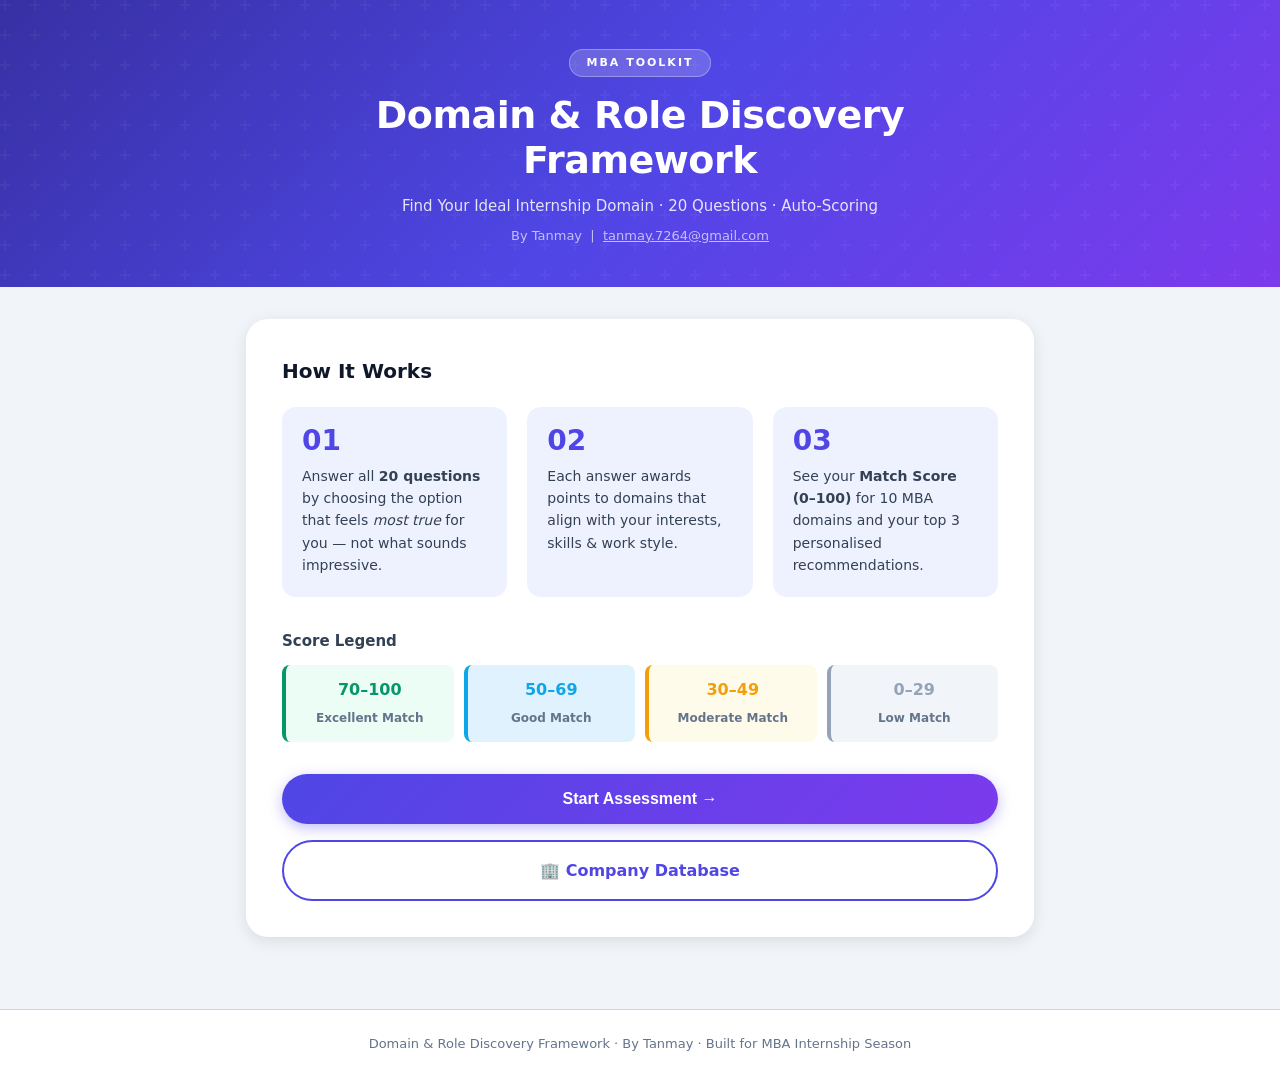
<file: index.html>
<!DOCTYPE html>
<html lang="en">
<head>
  <meta charset="UTF-8">
  <meta name="viewport" content="width=device-width, initial-scale=1.0">
  <title>MBA Domain & Role Discovery Tool | By Tanmay</title>
  <link rel="stylesheet" href="style.css">
</head>
<body>

  <!-- HEADER -->
  <header class="header">
    <div class="header-inner">
      <div class="header-badge">MBA TOOLKIT</div>
      <h1 class="header-title">Domain &amp; Role Discovery Framework</h1>
      <p class="header-sub">Find Your Ideal Internship Domain · 20 Questions · Auto-Scoring</p>
      <p class="header-credit">By Tanmay &nbsp;|&nbsp; <a href="mailto:tanmay.7264@gmail.com">tanmay.7264@gmail.com</a></p>
    </div>
  </header>

  <!-- APP CONTAINER -->
  <main id="app">

    <!-- ═══════════════════════════════ WELCOME SCREEN ═══════════════════════════════ -->
    <section id="screen-welcome" class="screen active">
      <div class="card welcome-card">
        <h2 class="section-title">How It Works</h2>
        <div class="how-grid">
          <div class="how-step">
            <span class="how-num">01</span>
            <p>Answer all <strong>20 questions</strong> by choosing the option that feels <em>most true</em> for you — not what sounds impressive.</p>
          </div>
          <div class="how-step">
            <span class="how-num">02</span>
            <p>Each answer awards points to domains that align with your interests, skills &amp; work style.</p>
          </div>
          <div class="how-step">
            <span class="how-num">03</span>
            <p>See your <strong>Match Score (0–100)</strong> for 10 MBA domains and your top 3 personalised recommendations.</p>
          </div>
        </div>

        <h3 class="legend-title">Score Legend</h3>
        <div class="legend-grid">
          <div class="legend-item excellent"><span class="legend-range">70–100</span><span class="legend-label">Excellent Match</span></div>
          <div class="legend-item good"><span class="legend-range">50–69</span><span class="legend-label">Good Match</span></div>
          <div class="legend-item moderate"><span class="legend-range">30–49</span><span class="legend-label">Moderate Match</span></div>
          <div class="legend-item low"><span class="legend-range">0–29</span><span class="legend-label">Low Match</span></div>
        </div>

        <div style="display:flex;gap:12px;flex-wrap:wrap;justify-content:center;margin-top:8px;">
          <button class="btn-primary btn-large" onclick="App.showForm()">Start Assessment →</button>
          <a class="btn-secondary btn-large" href="company-database.html" target="_blank" rel="noopener" style="text-decoration:none;display:inline-flex;align-items:center;">🏢 Company Database</a>
        </div>
      </div>
    </section>

    <!-- ═══════════════════════════════ USER FORM SCREEN ═══════════════════════════════ -->
    <section id="screen-userform" class="screen">
      <div class="card form-card">
        <h2 class="section-title">Tell Us About You</h2>
        <p class="form-subtitle">Quick details before we begin — takes 30 seconds.</p>

        <div class="form-grid">
          <div class="form-group">
            <label class="form-label" for="f-name">Full Name <span class="form-required">*</span></label>
            <input class="form-input" id="f-name" type="text" placeholder="e.g. Rahul Sharma" autocomplete="name">
          </div>
          <div class="form-group">
            <label class="form-label" for="f-email">Email Address <span class="form-required">*</span></label>
            <input class="form-input" id="f-email" type="email" placeholder="you@example.com" autocomplete="email">
          </div>
          <div class="form-group">
            <label class="form-label" for="f-contact">Contact Number <span class="form-required">*</span></label>
            <input class="form-input" id="f-contact" type="tel" placeholder="e.g. +91 98765 43210" autocomplete="tel">
          </div>
          <div class="form-group">
            <label class="form-label" for="f-course">Course <span class="form-required">*</span></label>
            <input class="form-input" id="f-course" type="text" placeholder="e.g. MBA, PGDM, MMS">
          </div>
          <div class="form-group form-group-full">
            <label class="form-label" for="f-spec">Specialisation <span class="form-required">*</span></label>
            <input class="form-input" id="f-spec" type="text" placeholder="e.g. Finance, Marketing, General Management">
          </div>
        </div>

        <div id="form-error" class="form-error" style="display:none;"></div>
        <button class="btn-primary btn-large" onclick="App.submitUserForm()">Start Assessment →</button>
      </div>
    </section>

    <!-- ═══════════════════════════════ QUIZ SCREEN ═══════════════════════════════ -->
    <section id="screen-quiz" class="screen">
      <!-- Progress -->
      <div class="progress-wrapper">
        <div class="progress-meta">
          <span id="part-label" class="part-label">Part 1: What Energizes You?</span>
          <span id="q-counter" class="q-counter">1 / 20</span>
        </div>
        <div class="progress-track">
          <div id="progress-fill" class="progress-fill" style="width:5%"></div>
        </div>
      </div>

      <!-- Question Card -->
      <div class="card question-card">
        <div class="q-number" id="q-number">Q1</div>
        <h2 class="q-text" id="q-text">Loading…</h2>
        <div class="options-grid" id="options-grid">
          <!-- injected by JS -->
        </div>
      </div>

      <!-- Navigation -->
      <div class="nav-row">
        <button class="btn-secondary" id="btn-prev" onclick="App.prevQ()" disabled>← Previous</button>
        <div class="nav-dots" id="nav-dots"></div>
        <button class="btn-primary" id="btn-next" onclick="App.nextQ()">Next →</button>
      </div>
    </section>

    <!-- ═══════════════════════════════ RESULTS SCREEN ═══════════════════════════════ -->
    <section id="screen-results" class="screen">

      <!-- Save status banner (shown after submission) -->
      <div id="submit-banner" class="submit-banner" style="display:none;"></div>

      <!-- Top 3 Podium -->
      <div class="card podium-card">
        <h2 class="section-title">Your Top 3 Domain Recommendations</h2>
        <p class="podium-note">Based on your answers, here are your strongest fits:</p>
        <div class="podium-grid" id="podium-grid">
          <!-- injected by JS -->
        </div>
      </div>

      <!-- All Scores Dashboard -->
      <div class="card scores-card">
        <h2 class="section-title">Full Match Score Dashboard</h2>
        <div class="scores-list" id="scores-list">
          <!-- injected by JS -->
        </div>
      </div>

      <!-- Domain Details for Top 3 -->
      <div id="domain-tabs" class="domain-tabs" style="display:none;">
        <!-- tab buttons injected by JS -->
      </div>
      <div id="domain-details">
        <!-- injected by JS -->
      </div>

      <!-- Next Steps -->
      <div class="card nextsteps-card">
        <h2 class="section-title">What To Do Next</h2>
        <ol class="next-steps-list">
          <li>Focus on your <strong>top 2–3 domains</strong> — don't spread yourself thin across everything.</li>
          <li>Explore the detailed role cards above for your top domains and identify specific sub-roles.</li>
          <li>Build the <strong>Critical Skills</strong> listed for those roles (start with Priority 1–2 skills).</li>
          <li>Use the <a href="company-database.html" target="_blank" style="color:var(--indigo);font-weight:700;">Company Database →</a> to build a target list of 20–30 companies across your domains.</li>
          <li>Start cold outreach: aim for <strong>50+ personalised emails per week</strong>.</li>
        </ol>
        <p class="nextsteps-note">This shows your <em>natural fit</em>, not your ceiling. You can succeed anywhere with effort — but you'll go further, faster in domains where you have natural advantages.</p>
        <div class="nextsteps-actions">
          <a class="btn-primary" href="company-database.html" target="_blank" rel="noopener">🏢 Company Database →</a>
          <a class="btn-primary" href="internship-strategy.html" target="_blank" rel="noopener">🚀 Job Hunting Strategy →</a>
          <button class="btn-secondary" onclick="App.restart()">← Retake Assessment</button>
        </div>
      </div>

    </section>

  </main>

  <footer class="footer">
    <p>Domain &amp; Role Discovery Framework · By Tanmay · Built for MBA Internship Season</p>
  </footer>

  <script src="app.js"></script>
</body>
</html>
</file>
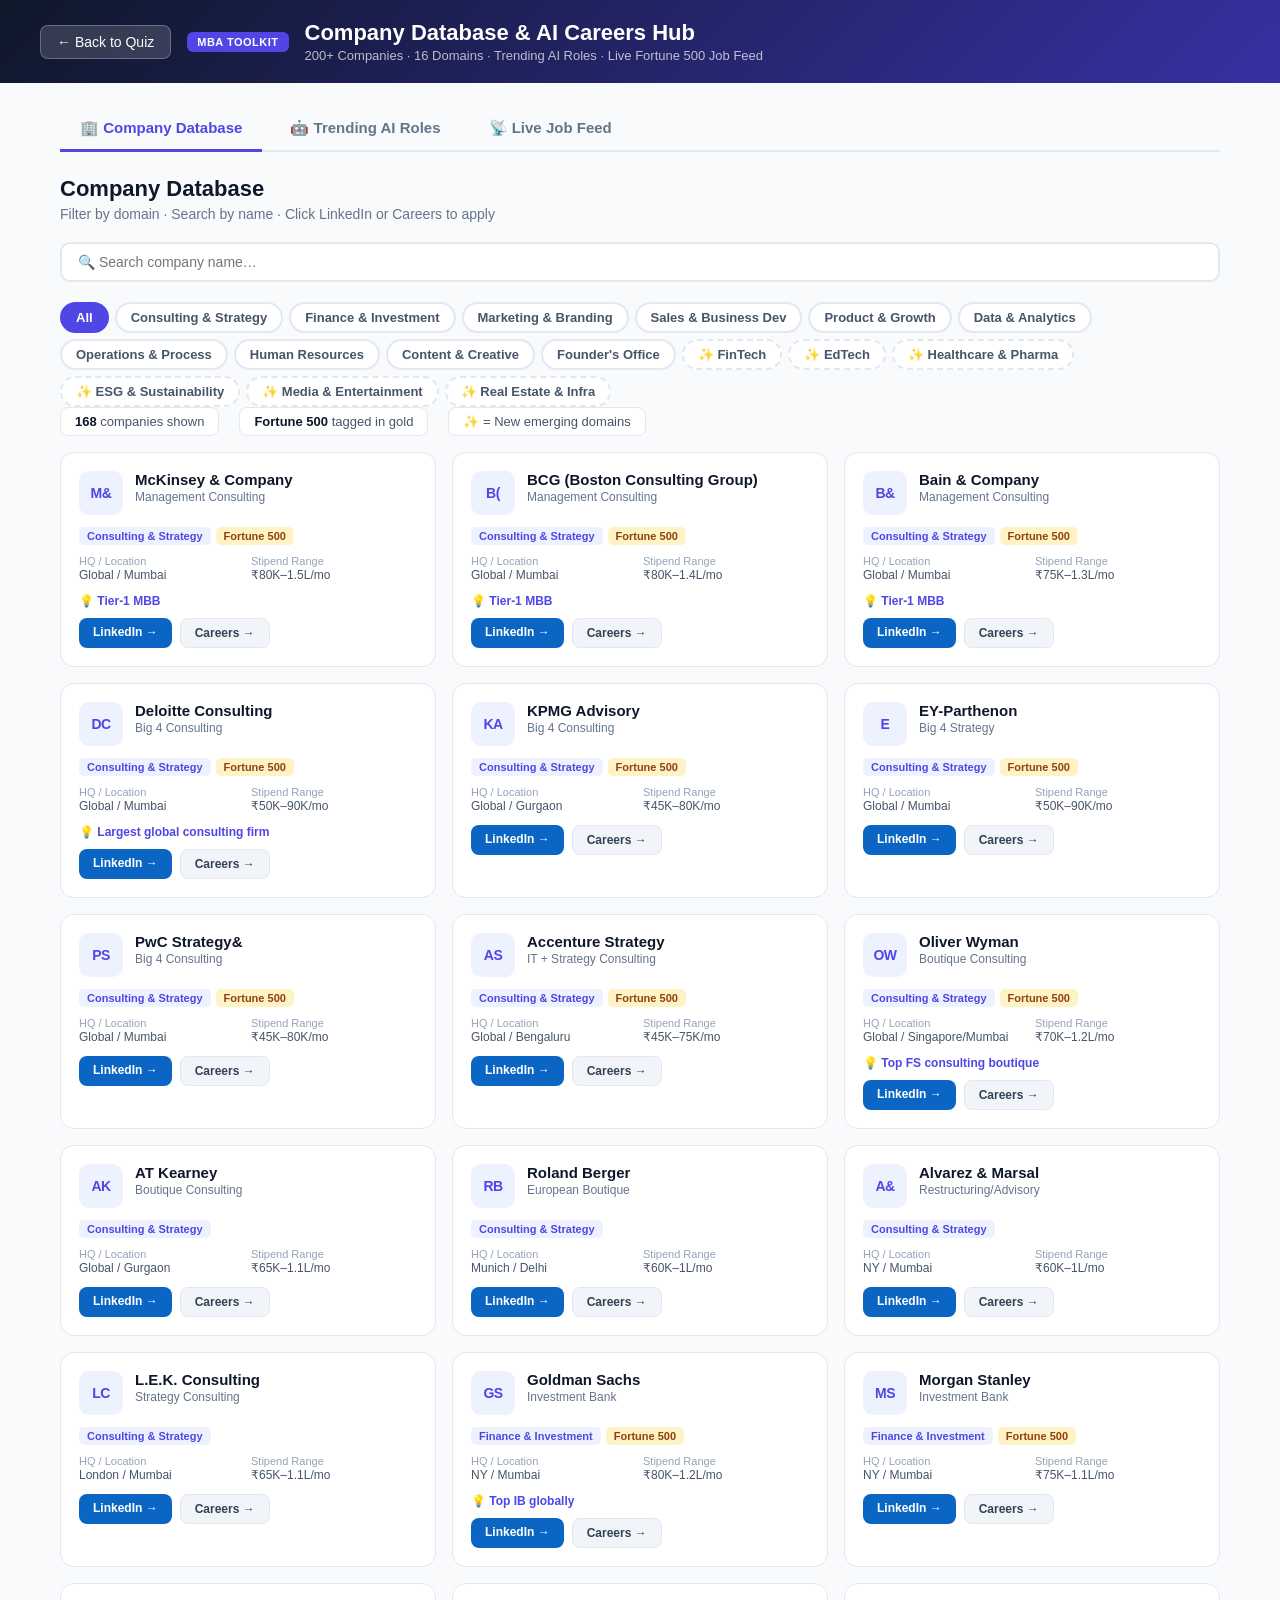
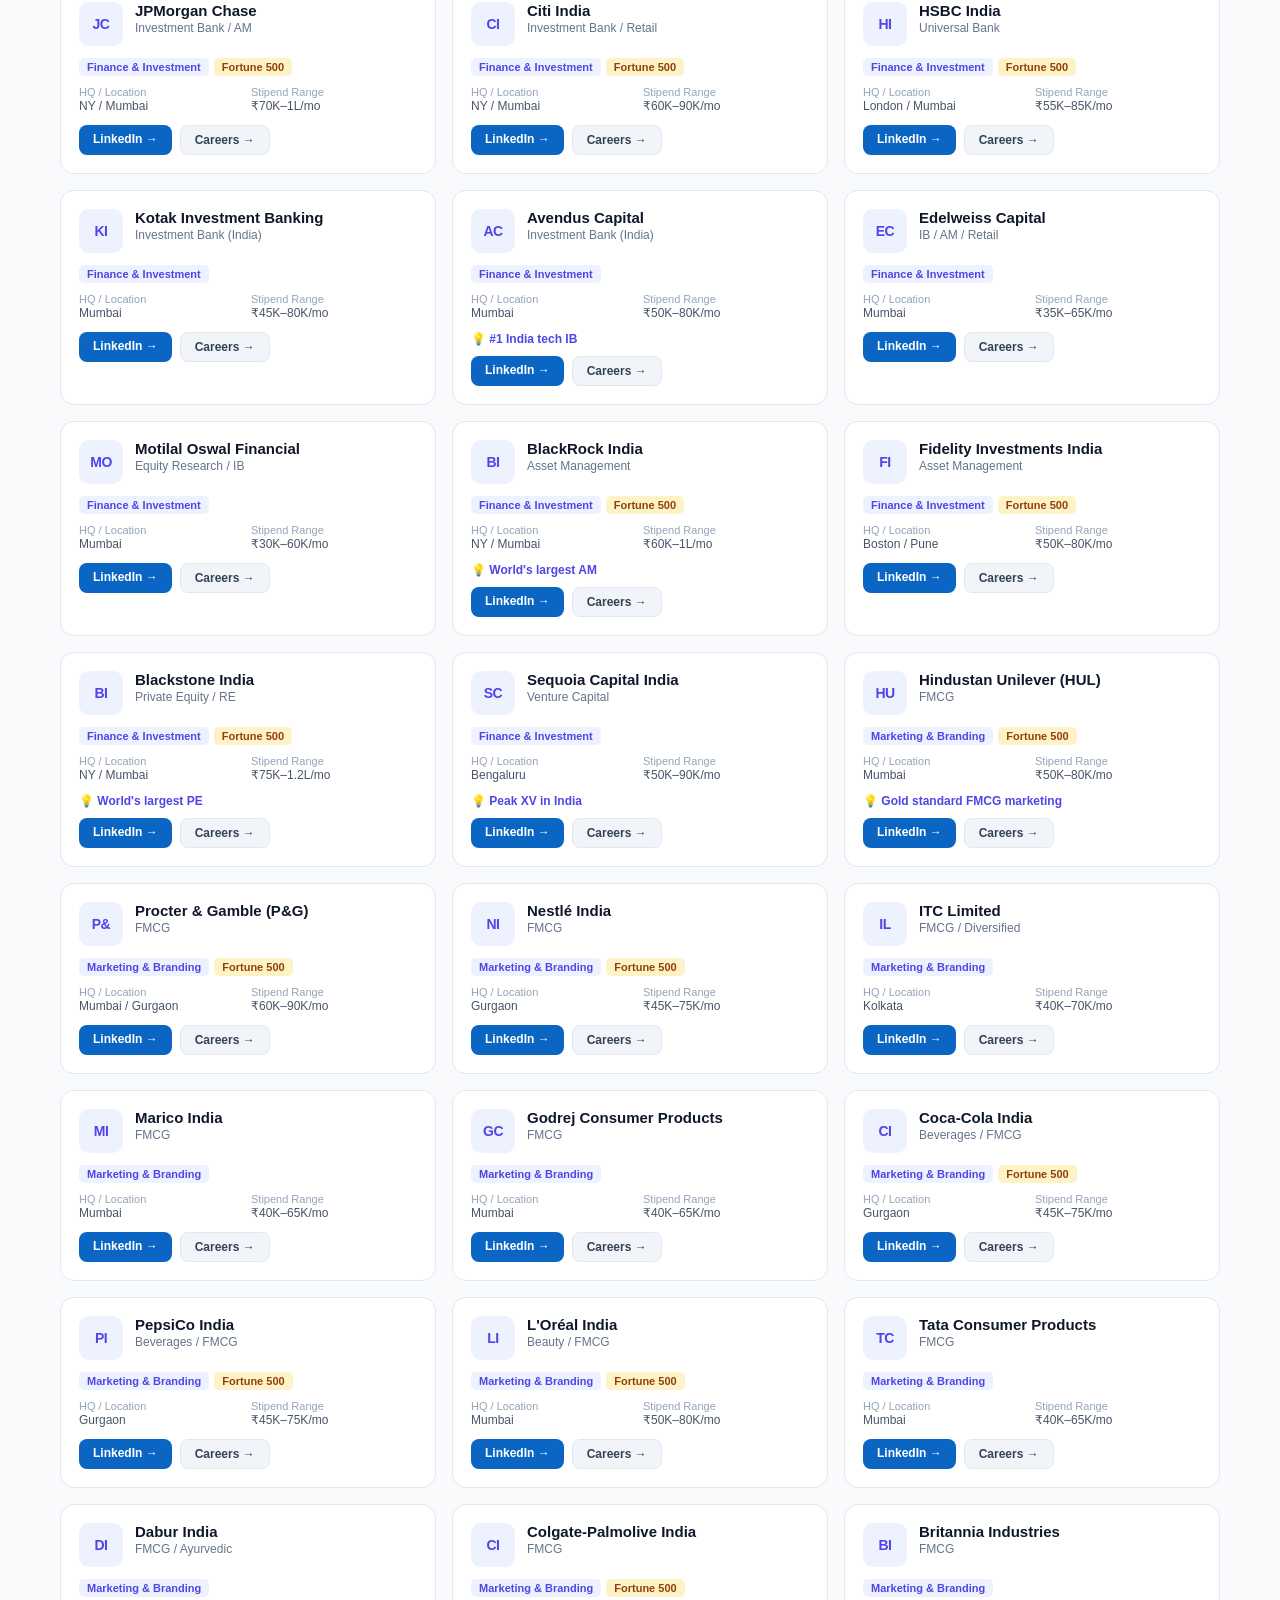
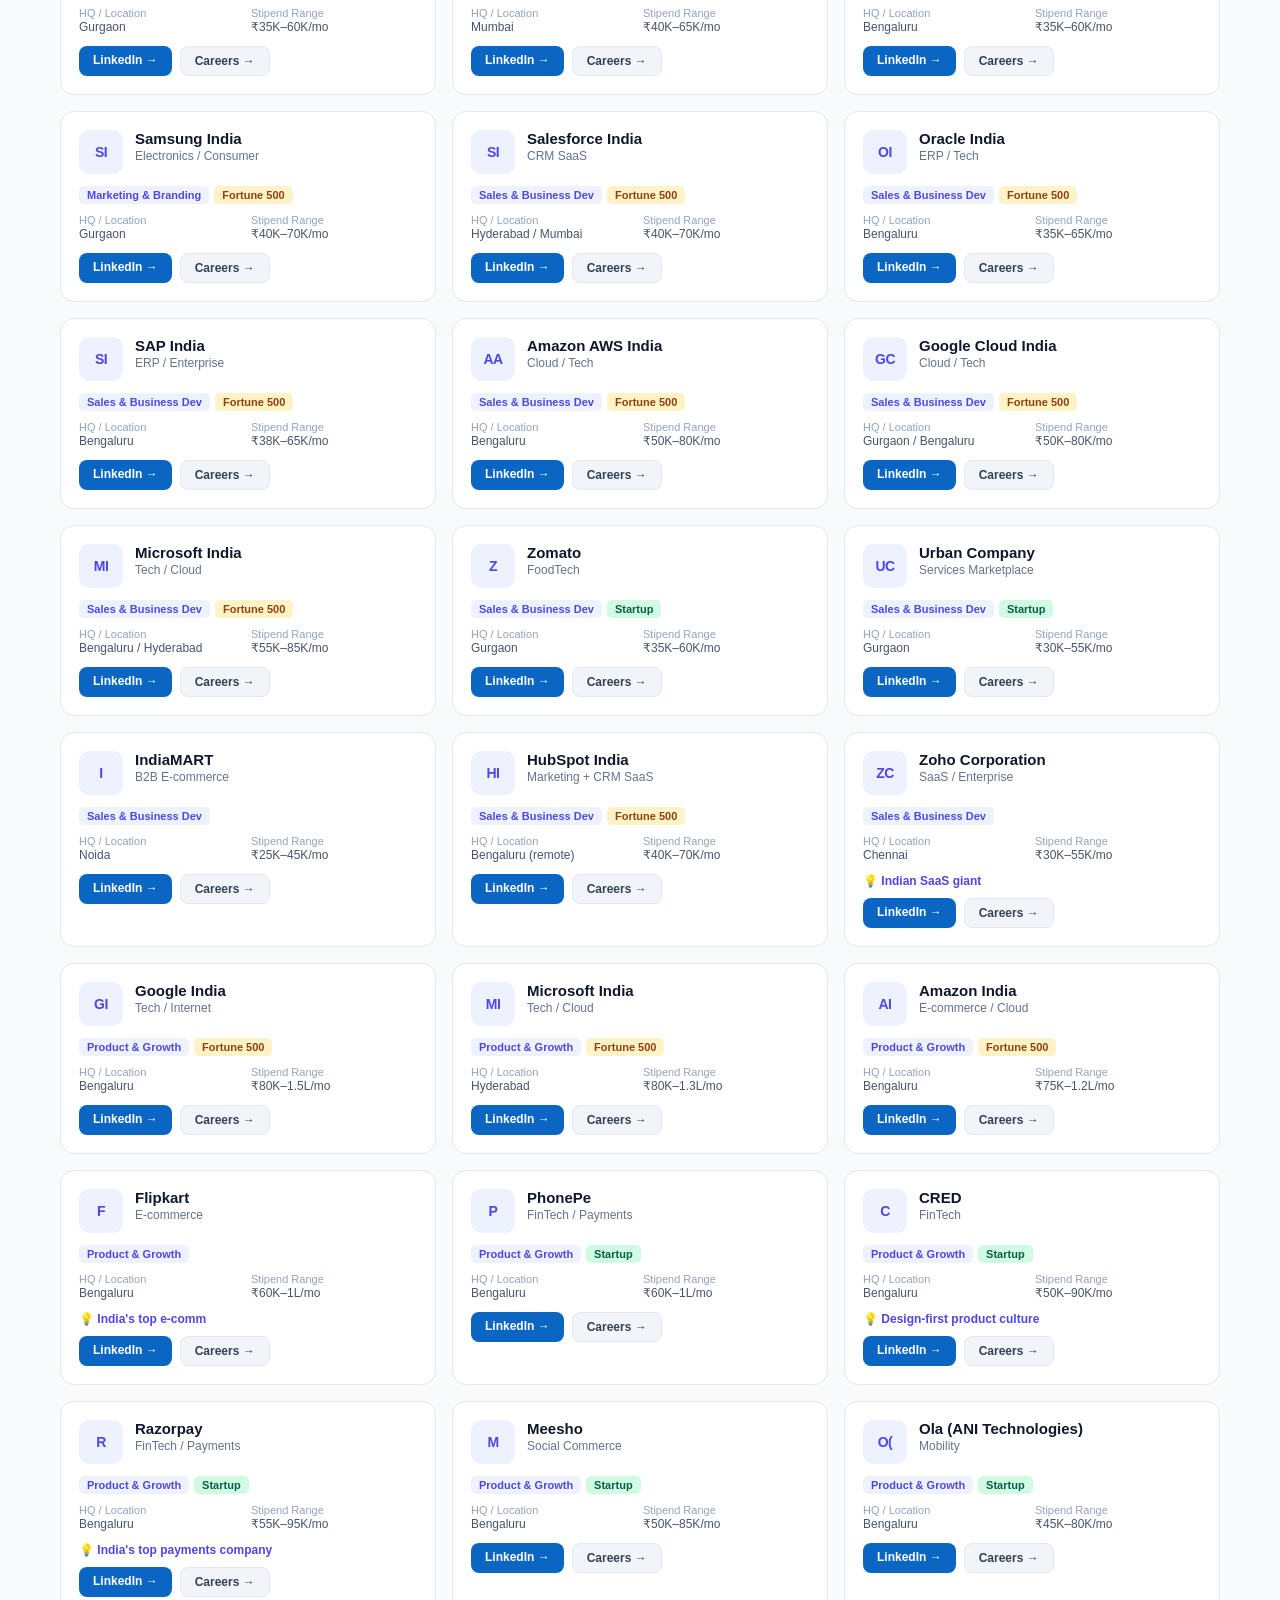
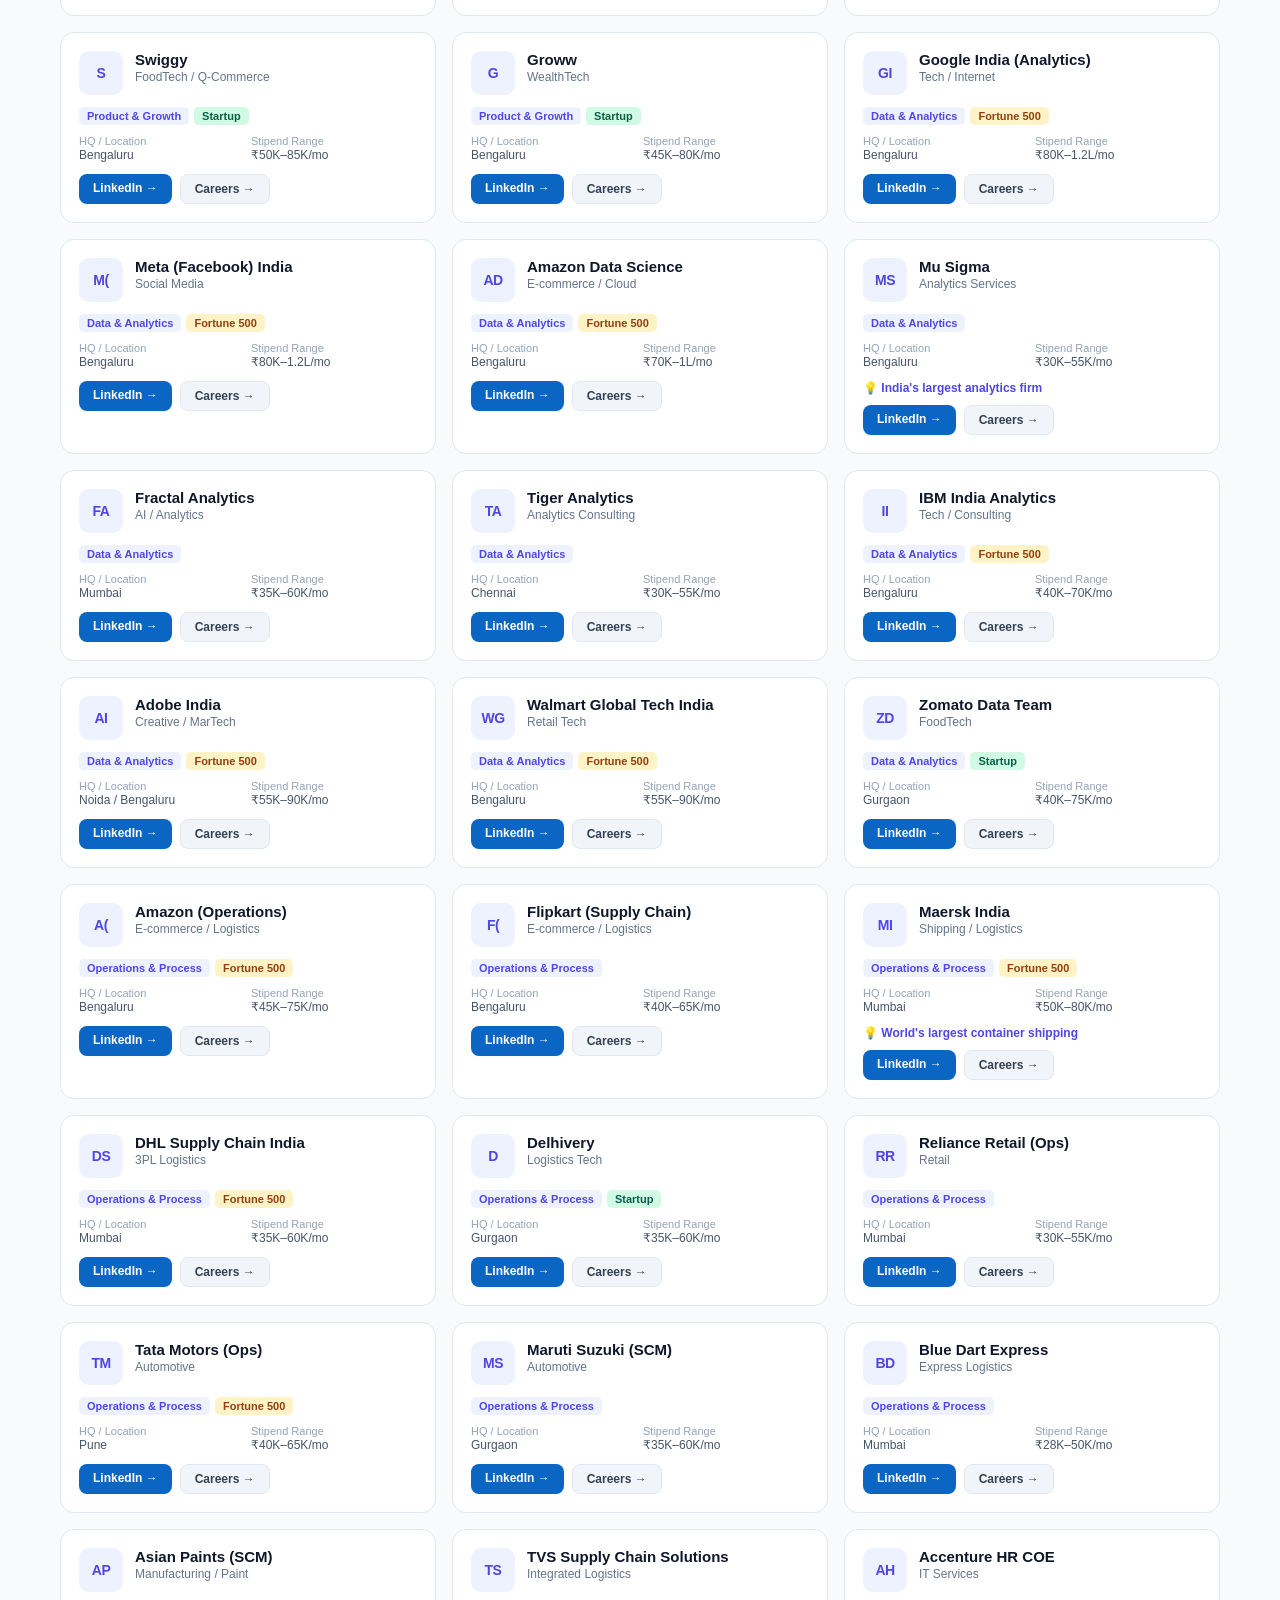
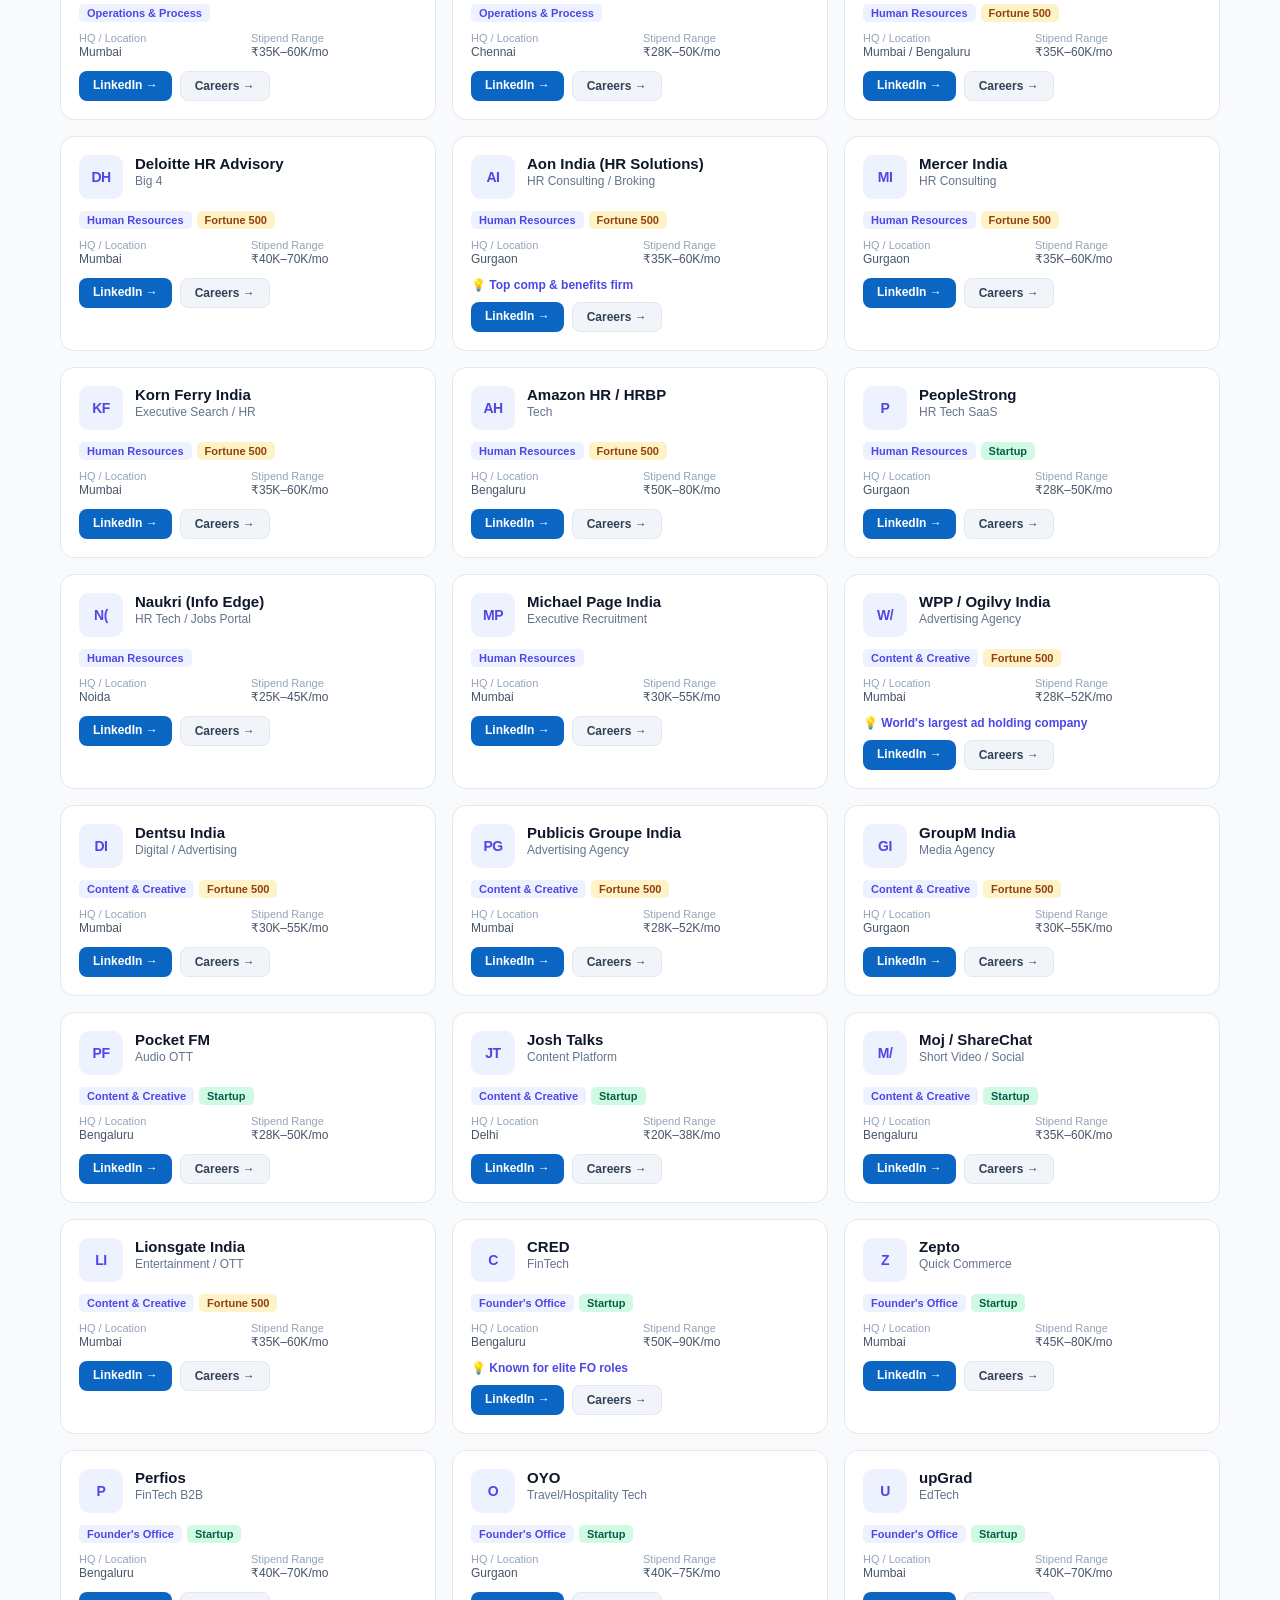
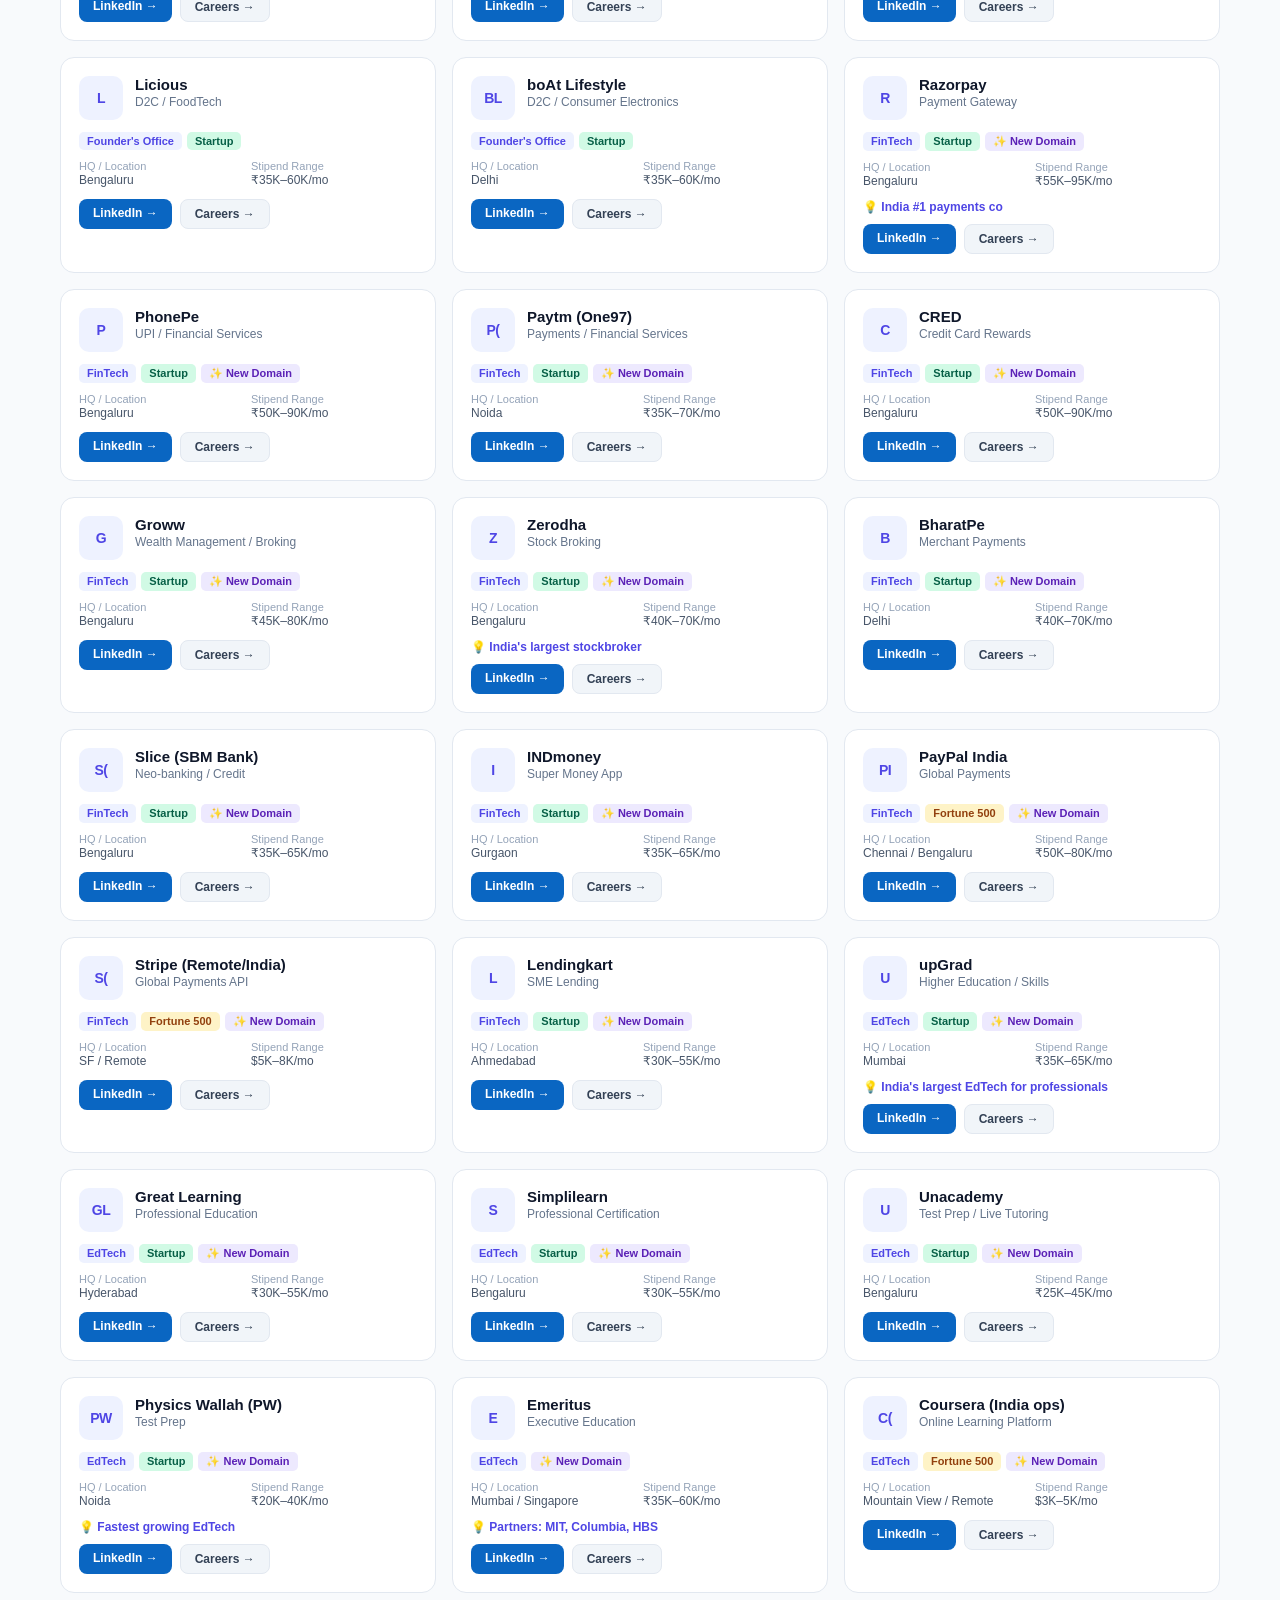
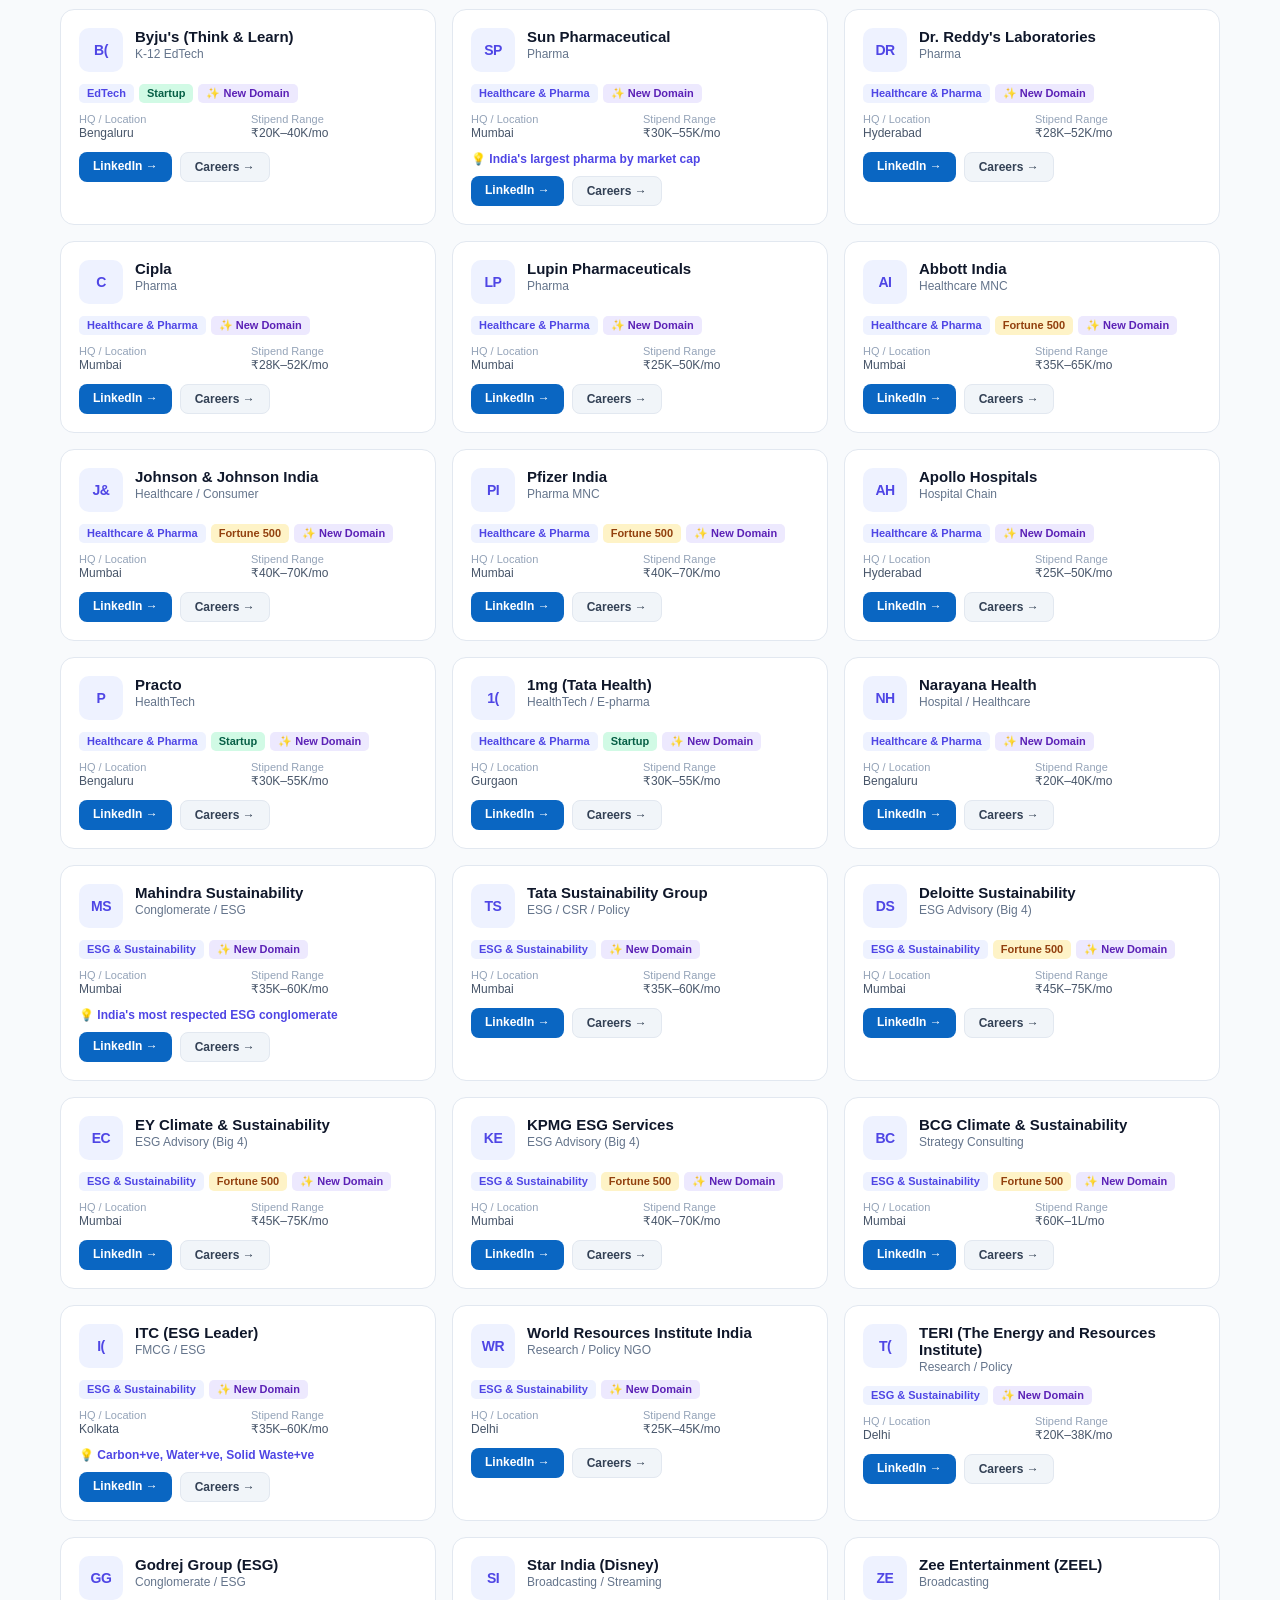
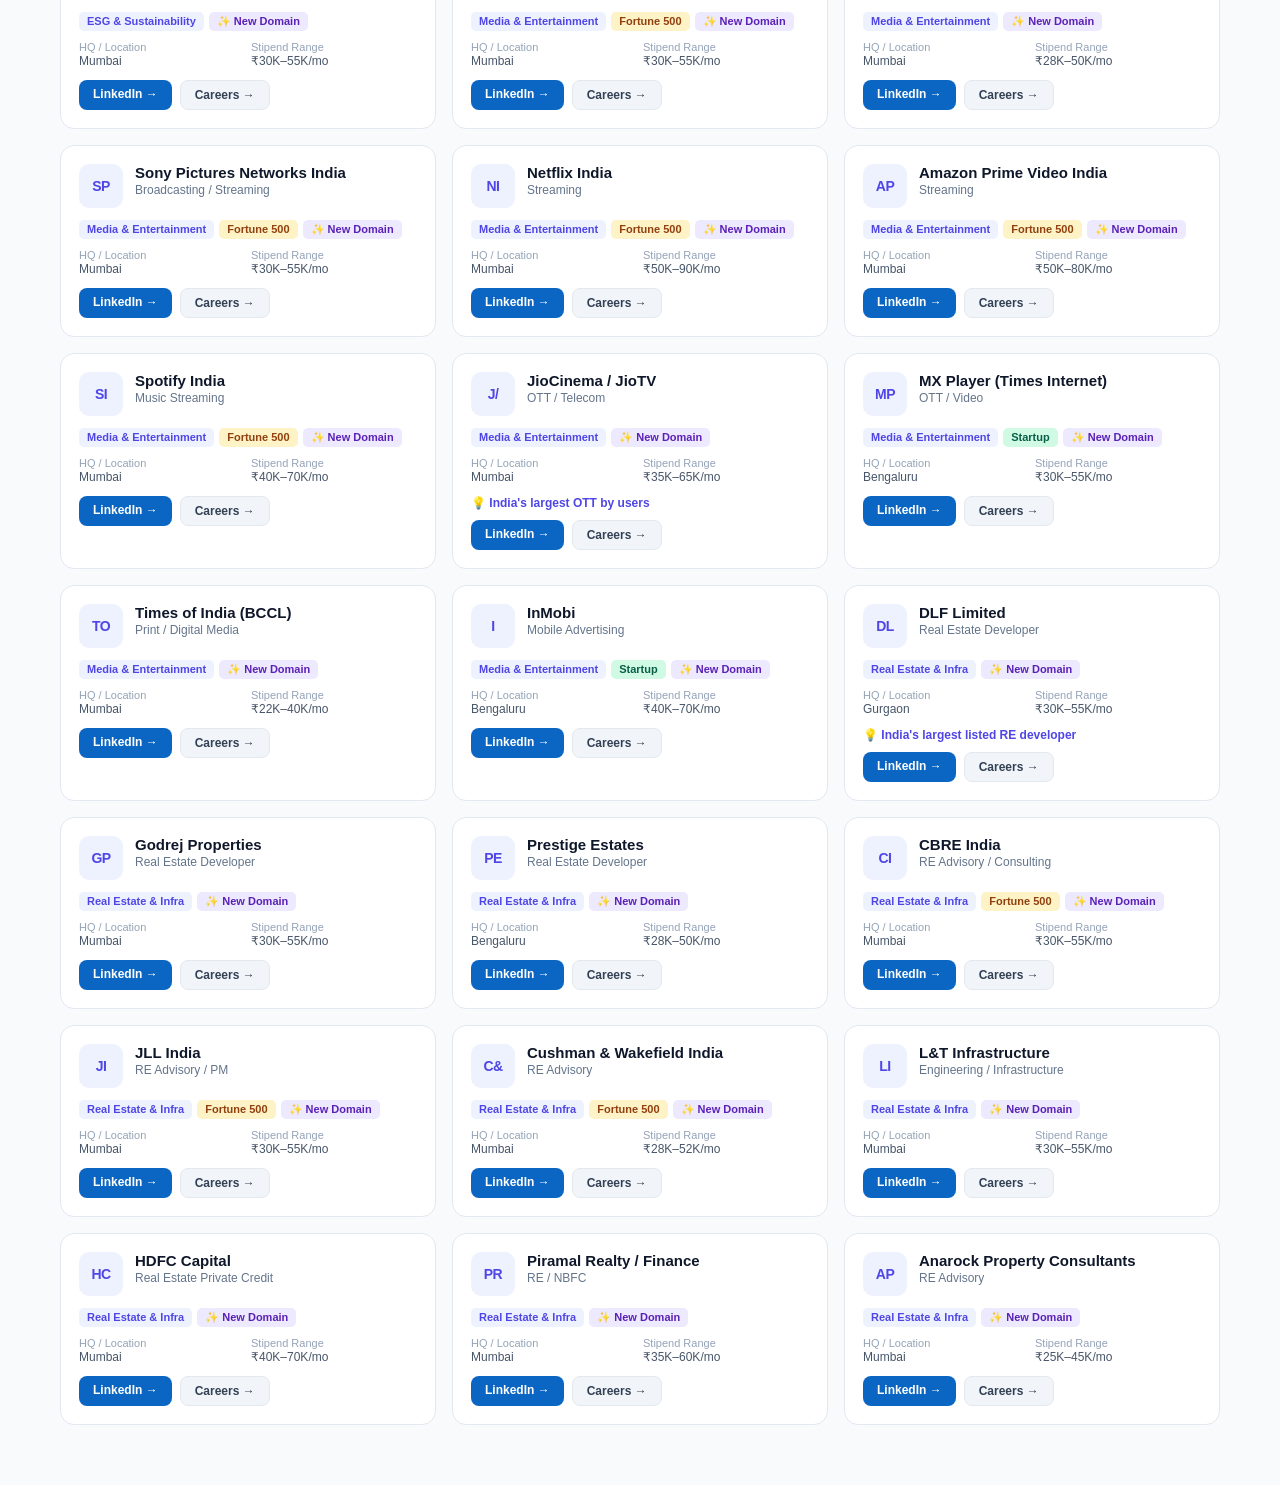
<file: company-database.html>
<!DOCTYPE html>
<html lang="en">
<head>
  <meta charset="UTF-8">
  <meta name="viewport" content="width=device-width, initial-scale=1.0">
  <title>Company Database & AI Roles | MBA Toolkit</title>
  <style>
    *, *::before, *::after { box-sizing: border-box; margin: 0; padding: 0; }
    :root {
      --indigo: #4F46E5; --indigo-dark: #3730A3; --indigo-light: #EEF2FF;
      --slate-50: #F8FAFC; --slate-100: #F1F5F9; --slate-200: #E2E8F0;
      --slate-300: #CBD5E1; --slate-400: #94A3B8; --slate-500: #64748B;
      --slate-600: #475569; --slate-700: #334155; --slate-800: #1E293B;
      --slate-900: #0F172A;
      --emerald: #10B981; --emerald-light: #D1FAE5;
      --amber: #F59E0B; --amber-light: #FEF3C7;
      --rose: #F43F5E; --rose-light: #FFE4E6;
      --purple: #8B5CF6; --purple-light: #EDE9FE;
      --cyan: #06B6D4; --cyan-light: #CFFAFE;
      --orange: #F97316; --orange-light: #FED7AA;
      --white: #fff;
      --shadow-sm: 0 1px 3px rgba(0,0,0,0.08);
      --shadow-md: 0 4px 16px rgba(0,0,0,0.10);
      --shadow-lg: 0 8px 32px rgba(0,0,0,0.12);
      --radius: 14px;
    }
    body { font-family: -apple-system, BlinkMacSystemFont, 'Segoe UI', sans-serif; background: var(--slate-50); color: var(--slate-800); }

    /* ── Header ── */
    .header { background: linear-gradient(135deg, var(--slate-900) 0%, var(--indigo-dark) 100%); color: #fff; padding: 20px 24px; }
    .header-inner { max-width: 1200px; margin: 0 auto; display: flex; align-items: center; gap: 16px; flex-wrap: wrap; }
    .back-btn { background: rgba(255,255,255,0.15); border: 1px solid rgba(255,255,255,0.25); color: #fff; padding: 8px 16px; border-radius: 8px; cursor: pointer; font-size: 14px; text-decoration: none; transition: background 0.2s; }
    .back-btn:hover { background: rgba(255,255,255,0.25); }
    .header-text h1 { font-size: 22px; font-weight: 800; }
    .header-text p { font-size: 13px; color: rgba(255,255,255,0.7); margin-top: 2px; }
    .header-badge { background: var(--indigo); color: #fff; padding: 4px 10px; border-radius: 6px; font-size: 11px; font-weight: 700; letter-spacing: 0.5px; }

    /* ── Main Tabs ── */
    .main-container { max-width: 1200px; margin: 0 auto; padding: 24px 20px 60px; }
    .page-tabs { display: flex; gap: 8px; margin-bottom: 24px; border-bottom: 2px solid var(--slate-200); padding-bottom: 0; }
    .page-tab { background: none; border: none; padding: 12px 20px; font-size: 15px; font-weight: 600; color: var(--slate-500); cursor: pointer; border-bottom: 3px solid transparent; margin-bottom: -2px; transition: all 0.2s; border-radius: 8px 8px 0 0; }
    .page-tab:hover { color: var(--indigo); background: var(--indigo-light); }
    .page-tab.active { color: var(--indigo); border-bottom-color: var(--indigo); }
    .tab-pane { display: none; }
    .tab-pane.active { display: block; animation: fadeIn 0.3s ease; }
    @keyframes fadeIn { from { opacity:0; transform:translateY(8px); } to { opacity:1; transform:translateY(0); } }

    /* ── Section Heading ── */
    .section-heading { margin-bottom: 20px; }
    .section-heading h2 { font-size: 22px; font-weight: 800; color: var(--slate-900); }
    .section-heading p { font-size: 14px; color: var(--slate-500); margin-top: 4px; }

    /* ── Filter Bar ── */
    .filter-bar { display: flex; flex-wrap: wrap; gap: 10px; margin-bottom: 20px; align-items: center; }
    .search-box { flex: 1; min-width: 220px; padding: 10px 16px; border: 2px solid var(--slate-200); border-radius: 10px; font-size: 14px; outline: none; transition: border 0.2s; }
    .search-box:focus { border-color: var(--indigo); }
    .domain-filters { display: flex; flex-wrap: wrap; gap: 6px; }
    .filter-chip { padding: 6px 14px; border: 2px solid var(--slate-200); border-radius: 20px; font-size: 13px; font-weight: 600; cursor: pointer; background: var(--white); color: var(--slate-600); transition: all 0.2s; white-space: nowrap; }
    .filter-chip:hover { border-color: var(--indigo); color: var(--indigo); }
    .filter-chip.active { background: var(--indigo); border-color: var(--indigo); color: #fff; }
    .filter-chip.new-domain { border-style: dashed; }
    .filter-chip.new-domain.active { background: var(--purple); border-color: var(--purple); border-style: solid; }

    /* ── Stats Bar ── */
    .stats-bar { display: flex; gap: 20px; margin-bottom: 16px; flex-wrap: wrap; }
    .stat-pill { background: var(--white); border: 1px solid var(--slate-200); border-radius: 8px; padding: 6px 14px; font-size: 13px; color: var(--slate-600); }
    .stat-pill strong { color: var(--slate-900); }

    /* ── Company Grid ── */
    .company-grid { display: grid; grid-template-columns: repeat(auto-fill, minmax(300px, 1fr)); gap: 16px; }
    .company-card { background: var(--white); border: 1px solid var(--slate-200); border-radius: var(--radius); padding: 18px; transition: box-shadow 0.2s, transform 0.2s; position: relative; }
    .company-card:hover { box-shadow: var(--shadow-md); transform: translateY(-2px); }
    .company-card.hidden { display: none; }
    .card-top { display: flex; align-items: flex-start; gap: 12px; margin-bottom: 12px; }
    .company-logo { width: 44px; height: 44px; border-radius: 10px; background: var(--indigo-light); display: flex; align-items: center; justify-content: center; font-size: 14px; font-weight: 800; color: var(--indigo); flex-shrink: 0; letter-spacing: -0.5px; }
    .company-info h3 { font-size: 15px; font-weight: 700; color: var(--slate-900); }
    .company-info .company-type { font-size: 12px; color: var(--slate-500); margin-top: 2px; }
    .company-tags { display: flex; flex-wrap: wrap; gap: 5px; margin-bottom: 10px; }
    .tag { padding: 3px 8px; border-radius: 5px; font-size: 11px; font-weight: 600; }
    .tag-domain { background: var(--indigo-light); color: var(--indigo); }
    .tag-fortune { background: var(--amber-light); color: #92400E; }
    .tag-startup { background: var(--emerald-light); color: #065F46; }
    .tag-newdom { background: var(--purple-light); color: #5B21B6; }
    .company-meta { display: grid; grid-template-columns: 1fr 1fr; gap: 6px; margin-bottom: 12px; }
    .meta-item { font-size: 12px; color: var(--slate-600); }
    .meta-item span { display: block; font-size: 11px; color: var(--slate-400); margin-bottom: 1px; }
    .card-actions { display: flex; gap: 8px; }
    .btn-sm { padding: 7px 14px; border-radius: 8px; font-size: 12px; font-weight: 600; text-decoration: none; cursor: pointer; border: none; transition: all 0.2s; }
    .btn-linkedin { background: #0A66C2; color: #fff; }
    .btn-linkedin:hover { background: #004182; }
    .btn-careers { background: var(--slate-100); color: var(--slate-700); border: 1px solid var(--slate-200); }
    .btn-careers:hover { background: var(--slate-200); }
    .no-results { text-align: center; padding: 60px 20px; color: var(--slate-400); font-size: 16px; display: none; }
    .no-results.visible { display: block; }

    /* ── AI Roles ── */
    .ai-intro { background: linear-gradient(135deg, #1E1B4B, #4338CA); color: #fff; border-radius: var(--radius); padding: 24px; margin-bottom: 24px; }
    .ai-intro h2 { font-size: 20px; font-weight: 800; margin-bottom: 6px; }
    .ai-intro p { font-size: 14px; color: rgba(255,255,255,0.8); line-height: 1.6; }
    .ai-roles-grid { display: grid; grid-template-columns: repeat(auto-fill, minmax(340px, 1fr)); gap: 16px; }
    .ai-role-card { background: var(--white); border: 1px solid var(--slate-200); border-radius: var(--radius); padding: 20px; }
    .ai-role-header { display: flex; align-items: flex-start; justify-content: space-between; gap: 8px; margin-bottom: 12px; }
    .ai-role-title { font-size: 15px; font-weight: 800; color: var(--slate-900); }
    .demand-badge { padding: 3px 10px; border-radius: 20px; font-size: 11px; font-weight: 700; white-space: nowrap; }
    .demand-very-high { background: #FEE2E2; color: #991B1B; }
    .demand-high { background: var(--amber-light); color: #92400E; }
    .demand-emerging { background: var(--purple-light); color: #5B21B6; }
    .ai-role-desc { font-size: 13px; color: var(--slate-600); line-height: 1.5; margin-bottom: 14px; }
    .skills-section { margin-bottom: 12px; }
    .skills-label { font-size: 11px; font-weight: 700; color: var(--slate-400); text-transform: uppercase; letter-spacing: 0.5px; margin-bottom: 6px; }
    .skills-chips { display: flex; flex-wrap: wrap; gap: 5px; }
    .skill-chip { background: var(--slate-100); color: var(--slate-700); padding: 3px 9px; border-radius: 5px; font-size: 11px; font-weight: 600; }
    .skill-chip.priority { background: var(--indigo-light); color: var(--indigo); }
    .ai-meta-row { display: flex; gap: 12px; flex-wrap: wrap; margin-top: 12px; padding-top: 12px; border-top: 1px solid var(--slate-100); }
    .ai-meta-item { font-size: 12px; color: var(--slate-600); }
    .ai-meta-item strong { color: var(--slate-800); }
    .hiring-chips { display: flex; flex-wrap: wrap; gap: 4px; margin-top: 4px; }
    .hiring-chip { background: var(--emerald-light); color: #065F46; padding: 2px 7px; border-radius: 4px; font-size: 11px; font-weight: 600; }

    /* ── Live Jobs ── */
    .live-jobs-header { background: var(--white); border: 1px solid var(--slate-200); border-radius: var(--radius); padding: 20px; margin-bottom: 20px; }
    .live-filter-row { display: flex; gap: 10px; flex-wrap: wrap; align-items: center; margin-top: 12px; }
    .select-input { padding: 9px 14px; border: 2px solid var(--slate-200); border-radius: 10px; font-size: 14px; background: var(--white); cursor: pointer; outline: none; }
    .select-input:focus { border-color: var(--indigo); }
    .fetch-btn { background: var(--indigo); color: #fff; border: none; padding: 10px 22px; border-radius: 10px; font-size: 14px; font-weight: 700; cursor: pointer; transition: background 0.2s; }
    .fetch-btn:hover { background: var(--indigo-dark); }
    .fetch-btn:disabled { background: var(--slate-300); cursor: not-allowed; }
    .api-note { font-size: 12px; color: var(--slate-400); margin-top: 8px; }
    .jobs-grid { display: grid; grid-template-columns: repeat(auto-fill, minmax(300px, 1fr)); gap: 14px; }
    .job-card { background: var(--white); border: 1px solid var(--slate-200); border-radius: 12px; padding: 18px; transition: box-shadow 0.2s; }
    .job-card:hover { box-shadow: var(--shadow-md); }
    .job-title { font-size: 14px; font-weight: 700; color: var(--slate-900); margin-bottom: 4px; line-height: 1.4; }
    .job-company { font-size: 13px; color: var(--indigo); font-weight: 600; margin-bottom: 8px; }
    .job-meta { display: flex; flex-wrap: wrap; gap: 6px; margin-bottom: 12px; }
    .job-tag { background: var(--slate-100); color: var(--slate-600); padding: 3px 8px; border-radius: 5px; font-size: 11px; font-weight: 600; }
    .job-tag.level { background: var(--emerald-light); color: #065F46; }
    .job-tag.category { background: var(--indigo-light); color: var(--indigo); }
    .apply-btn { display: inline-block; background: var(--indigo); color: #fff; padding: 7px 16px; border-radius: 8px; font-size: 12px; font-weight: 700; text-decoration: none; transition: background 0.2s; }
    .apply-btn:hover { background: var(--indigo-dark); }
    .loading-state { text-align: center; padding: 40px; color: var(--slate-400); }
    .loading-spinner { display: inline-block; width: 36px; height: 36px; border: 3px solid var(--slate-200); border-top-color: var(--indigo); border-radius: 50%; animation: spin 0.8s linear infinite; margin-bottom: 12px; }
    @keyframes spin { to { transform: rotate(360deg); } }
    .curated-section { margin-top: 24px; }
    .curated-title { font-size: 16px; font-weight: 800; color: var(--slate-900); margin-bottom: 14px; display: flex; align-items: center; gap: 8px; }
    .live-badge { background: #FEE2E2; color: #991B1B; padding: 3px 8px; border-radius: 5px; font-size: 11px; font-weight: 700; animation: pulse 2s infinite; }
    @keyframes pulse { 0%,100% { opacity:1; } 50% { opacity:0.6; } }
    .error-state { background: var(--rose-light); border: 1px solid #FCA5A5; border-radius: 10px; padding: 16px; color: #991B1B; font-size: 14px; margin-bottom: 16px; }
  </style>
</head>
<body>

<header class="header">
  <div class="header-inner">
    <a class="back-btn" href="index.html">← Back to Quiz</a>
    <div class="header-badge">MBA TOOLKIT</div>
    <div class="header-text">
      <h1>Company Database &amp; AI Careers Hub</h1>
      <p>200+ Companies · 16 Domains · Trending AI Roles · Live Fortune 500 Job Feed</p>
    </div>
  </div>
</header>

<div class="main-container">

  <!-- Tab Nav -->
  <div class="page-tabs">
    <button class="page-tab active" onclick="switchTab('tab-companies', this)">🏢 Company Database</button>
    <button class="page-tab" onclick="switchTab('tab-ai', this)">🤖 Trending AI Roles</button>
    <button class="page-tab" onclick="switchTab('tab-jobs', this)">📡 Live Job Feed</button>
  </div>

  <!-- ══════════════════════ TAB 1: COMPANY DATABASE ══════════════════════ -->
  <div id="tab-companies" class="tab-pane active">
    <div class="section-heading">
      <h2>Company Database</h2>
      <p>Filter by domain · Search by name · Click LinkedIn or Careers to apply</p>
    </div>

    <div class="filter-bar">
      <input class="search-box" id="company-search" type="text" placeholder="🔍 Search company name…" oninput="filterCompanies()">
    </div>
    <div class="domain-filters" id="domain-filters">
      <button class="filter-chip active" data-domain="All" onclick="setDomain(this)">All</button>
      <button class="filter-chip" data-domain="Consulting & Strategy" onclick="setDomain(this)">Consulting & Strategy</button>
      <button class="filter-chip" data-domain="Finance & Investment" onclick="setDomain(this)">Finance & Investment</button>
      <button class="filter-chip" data-domain="Marketing & Branding" onclick="setDomain(this)">Marketing & Branding</button>
      <button class="filter-chip" data-domain="Sales & Business Dev" onclick="setDomain(this)">Sales & Business Dev</button>
      <button class="filter-chip" data-domain="Product & Growth" onclick="setDomain(this)">Product & Growth</button>
      <button class="filter-chip" data-domain="Data & Analytics" onclick="setDomain(this)">Data & Analytics</button>
      <button class="filter-chip" data-domain="Operations & Process" onclick="setDomain(this)">Operations & Process</button>
      <button class="filter-chip" data-domain="Human Resources" onclick="setDomain(this)">Human Resources</button>
      <button class="filter-chip" data-domain="Content & Creative" onclick="setDomain(this)">Content & Creative</button>
      <button class="filter-chip" data-domain="Founder's Office" onclick="setDomain(this)">Founder's Office</button>
      <button class="filter-chip new-domain" data-domain="FinTech" onclick="setDomain(this)">✨ FinTech</button>
      <button class="filter-chip new-domain" data-domain="EdTech" onclick="setDomain(this)">✨ EdTech</button>
      <button class="filter-chip new-domain" data-domain="Healthcare & Pharma" onclick="setDomain(this)">✨ Healthcare & Pharma</button>
      <button class="filter-chip new-domain" data-domain="ESG & Sustainability" onclick="setDomain(this)">✨ ESG & Sustainability</button>
      <button class="filter-chip new-domain" data-domain="Media & Entertainment" onclick="setDomain(this)">✨ Media & Entertainment</button>
      <button class="filter-chip new-domain" data-domain="Real Estate & Infra" onclick="setDomain(this)">✨ Real Estate & Infra</button>
    </div>

    <div class="stats-bar">
      <div class="stat-pill"><strong id="visible-count">0</strong> companies shown</div>
      <div class="stat-pill"><strong>Fortune 500</strong> tagged in gold</div>
      <div class="stat-pill"><strong>✨</strong> = New emerging domains</div>
    </div>

    <div class="company-grid" id="company-grid"></div>
    <div class="no-results" id="no-results">No companies match your filters. Try a different domain or search term.</div>
  </div>

  <!-- ══════════════════════ TAB 2: AI ROLES ══════════════════════ -->
  <div id="tab-ai" class="tab-pane">
    <div class="ai-intro">
      <h2>🤖 Trending AI Job Roles for MBA Graduates (2025–26)</h2>
      <p>AI is reshaping every domain. These are the highest-demand roles where MBA skills + AI literacy = unfair advantage. Most require NO coding — just strategic thinking, stakeholder management, and knowing how AI tools work.</p>
    </div>
    <div class="ai-roles-grid" id="ai-roles-grid"></div>
  </div>

  <!-- ══════════════════════ TAB 3: LIVE JOBS ══════════════════════ -->
  <div id="tab-jobs" class="tab-pane">

    <!-- ── Adzuna India API Setup Banner ── -->

    <div class="live-jobs-header">
      <div class="section-heading" style="margin-bottom:0">
        <h2>📡 Live India Job Postings</h2>
        <p id="jobs-source-line">Adzuna India (primary) · Remotive · Jobicy · keyword-filtered · updated daily</p>
      </div>

      <div class="live-filter-row" style="margin-top:14px;">
        <select class="select-input" id="job-category">
          <option value="strategy|strategy|strategy consultant MBA India">Consulting &amp; Strategy</option>
          <option value="finance|finance|finance analyst investment banking India">Finance &amp; Investment</option>
          <option value="marketing|marketing|marketing manager brand management India">Marketing &amp; Branding</option>
          <option value="sales|sales|sales business development India">Sales &amp; Business Dev</option>
          <option value="product|product-management|product manager India">Product &amp; Growth</option>
          <option value="data|data-analytics|data analyst business intelligence India">Data &amp; Analytics</option>
          <option value="artificial-intelligence|ai|machine learning AI engineer India">AI &amp; Machine Learning</option>
          <option value="operations|operations|operations manager supply chain India">Operations &amp; Process</option>
          <option value="human-resources|human-resources|HR talent acquisition India">Human Resources</option>
          <option value="writing|writing|content writer marketing India">Content &amp; Creative</option>
          <option value="business-development|business-development|business development partnerships India">Business Development</option>
          <option value="supply-chain|supply-chain|supply chain logistics procurement India">Supply Chain &amp; Logistics</option>
        </select>
        <button class="fetch-btn" id="fetch-btn" onclick="fetchJobs()">🔍 Fetch India Jobs</button>
      </div>

      <!-- India platform search redirects — always visible -->
      <div style="margin-top:14px;">
        <div style="font-size:12px;font-weight:700;color:var(--slate-400);text-transform:uppercase;letter-spacing:0.5px;margin-bottom:8px;">🇮🇳 Search directly on India platforms:</div>
        <div id="platform-search-row" style="display:flex;flex-wrap:wrap;gap:8px;">
          <a id="naukri-search-btn" href="https://www.naukri.com/mba-jobs" target="_blank" rel="noopener"
             style="background:#ff7555;color:#fff;padding:8px 14px;border-radius:8px;font-size:12px;font-weight:700;text-decoration:none;">Naukri →</a>
          <a id="intern-search-btn" href="https://internshala.com/internships/mba-internship" target="_blank" rel="noopener"
             style="background:#009688;color:#fff;padding:8px 14px;border-radius:8px;font-size:12px;font-weight:700;text-decoration:none;">Internshala →</a>
          <a id="li-search-btn" href="https://www.linkedin.com/jobs/search/?keywords=MBA+internship+India&f_E=1" target="_blank" rel="noopener"
             style="background:#0A66C2;color:#fff;padding:8px 14px;border-radius:8px;font-size:12px;font-weight:700;text-decoration:none;">LinkedIn →</a>
          <a id="indeed-search-btn" href="https://in.indeed.com/jobs?q=MBA+internship&l=India" target="_blank" rel="noopener"
             style="background:#2164f3;color:#fff;padding:8px 14px;border-radius:8px;font-size:12px;font-weight:700;text-decoration:none;">Indeed India →</a>
          <a id="foundit-search-btn" href="https://www.foundit.in/srp/results?query=MBA+internship&locations=India" target="_blank" rel="noopener"
             style="background:#6d28d9;color:#fff;padding:8px 14px;border-radius:8px;font-size:12px;font-weight:700;text-decoration:none;">Foundit →</a>
          <a id="instahyre-search-btn" href="https://www.instahyre.com/search-jobs/?q=MBA" target="_blank" rel="noopener"
             style="background:#0f766e;color:#fff;padding:8px 14px;border-radius:8px;font-size:12px;font-weight:700;text-decoration:none;">Instahyre →</a>
          <a id="iimjobs-search-btn" href="https://www.iimjobs.com/j/mba-jobs" target="_blank" rel="noopener"
             style="background:#b45309;color:#fff;padding:8px 14px;border-radius:8px;font-size:12px;font-weight:700;text-decoration:none;">IIMJobs →</a>
        </div>
      </div>
    </div>

    <div id="jobs-container">
      <div style="text-align:center;padding:40px 20px;color:var(--slate-400);">
        <div style="font-size:48px;margin-bottom:12px;">🇮🇳</div>
        <div style="font-size:16px;font-weight:600;">Select a domain and click "Fetch India Jobs"</div>
        <div style="font-size:14px;margin-top:6px;">Add Adzuna keys above for India-specific results · Platform links update automatically per domain</div>
      </div>
    </div>

    <div class="curated-section">
      <div class="curated-title">
        🏆 Curated Fortune 500 Internship Targets
        <span class="live-badge">RECOMMENDED</span>
      </div>
      <div class="jobs-grid" id="curated-grid"></div>
    </div>
  </div>

</div>

<script>
// ═══════════════════════════════════════════════════════════════════
// COMPANY DATABASE
// ═══════════════════════════════════════════════════════════════════
const COMPANIES = [

  // ── Consulting & Strategy ──────────────────────────────────────
  { name:'McKinsey & Company', domain:'Consulting & Strategy', type:'Management Consulting', hq:'Global / Mumbai', stipend:'₹80K–1.5L/mo', tier:'Fortune 500', tags:['MBB','Strategy'], li:'https://linkedin.com/company/mckinsey', careers:'https://www.mckinsey.com/careers', note:'Tier-1 MBB' },
  { name:'BCG (Boston Consulting Group)', domain:'Consulting & Strategy', type:'Management Consulting', hq:'Global / Mumbai', stipend:'₹80K–1.4L/mo', tier:'Fortune 500', tags:['MBB','Strategy'], li:'https://linkedin.com/company/boston-consulting-group', careers:'https://careers.bcg.com', note:'Tier-1 MBB' },
  { name:'Bain & Company', domain:'Consulting & Strategy', type:'Management Consulting', hq:'Global / Mumbai', stipend:'₹75K–1.3L/mo', tier:'Fortune 500', tags:['MBB','Strategy'], li:'https://linkedin.com/company/bain-and-company', careers:'https://www.bain.com/careers/', note:'Tier-1 MBB' },
  { name:'Deloitte Consulting', domain:'Consulting & Strategy', type:'Big 4 Consulting', hq:'Global / Mumbai', stipend:'₹50K–90K/mo', tier:'Fortune 500', tags:['Big4','Strategy'], li:'https://linkedin.com/company/deloitte', careers:'https://www2.deloitte.com/careers', note:'Largest global consulting firm' },
  { name:'KPMG Advisory', domain:'Consulting & Strategy', type:'Big 4 Consulting', hq:'Global / Gurgaon', stipend:'₹45K–80K/mo', tier:'Fortune 500', tags:['Big4','Advisory'], li:'https://linkedin.com/company/kpmg', careers:'https://home.kpmg/careers', note:'' },
  { name:'EY-Parthenon', domain:'Consulting & Strategy', type:'Big 4 Strategy', hq:'Global / Mumbai', stipend:'₹50K–90K/mo', tier:'Fortune 500', tags:['Big4','Strategy'], li:'https://linkedin.com/company/ernst-young', careers:'https://www.ey.com/careers', note:'' },
  { name:'PwC Strategy&', domain:'Consulting & Strategy', type:'Big 4 Consulting', hq:'Global / Mumbai', stipend:'₹45K–80K/mo', tier:'Fortune 500', tags:['Big4','Strategy'], li:'https://linkedin.com/company/pwc', careers:'https://www.pwc.com/gx/en/careers.html', note:'' },
  { name:'Accenture Strategy', domain:'Consulting & Strategy', type:'IT + Strategy Consulting', hq:'Global / Bengaluru', stipend:'₹45K–75K/mo', tier:'Fortune 500', tags:['Big4','Tech-Strategy'], li:'https://linkedin.com/company/accenture', careers:'https://www.accenture.com/careers', note:'' },
  { name:'Oliver Wyman', domain:'Consulting & Strategy', type:'Boutique Consulting', hq:'Global / Singapore/Mumbai', stipend:'₹70K–1.2L/mo', tier:'Fortune 500', tags:['Boutique','FS-Consulting'], li:'https://linkedin.com/company/oliver-wyman', careers:'https://careers.oliverwyman.com', note:'Top FS consulting boutique' },
  { name:'AT Kearney', domain:'Consulting & Strategy', type:'Boutique Consulting', hq:'Global / Gurgaon', stipend:'₹65K–1.1L/mo', tier:'Top Firm', tags:['Boutique','OpsStrategy'], li:'https://linkedin.com/company/kearney', careers:'https://www.kearney.com/careers', note:'' },
  { name:'Roland Berger', domain:'Consulting & Strategy', type:'European Boutique', hq:'Munich / Delhi', stipend:'₹60K–1L/mo', tier:'Top Firm', tags:['Boutique','European'], li:'https://linkedin.com/company/roland-berger', careers:'https://www.rolandberger.com/careers', note:'' },
  { name:'Alvarez & Marsal', domain:'Consulting & Strategy', type:'Restructuring/Advisory', hq:'NY / Mumbai', stipend:'₹60K–1L/mo', tier:'Top Firm', tags:['Restructuring','Advisory'], li:'https://linkedin.com/company/alvarez-marsal', careers:'https://www.alvarezandmarsal.com/careers', note:'' },
  { name:'L.E.K. Consulting', domain:'Consulting & Strategy', type:'Strategy Consulting', hq:'London / Mumbai', stipend:'₹65K–1.1L/mo', tier:'Top Firm', tags:['Strategy','Healthcare'], li:'https://linkedin.com/company/l-e-k-consulting', careers:'https://www.lek.com/careers', note:'' },

  // ── Finance & Investment ───────────────────────────────────────
  { name:'Goldman Sachs', domain:'Finance & Investment', type:'Investment Bank', hq:'NY / Mumbai', stipend:'₹80K–1.2L/mo', tier:'Fortune 500', tags:['IB','PE','AM'], li:'https://linkedin.com/company/goldman-sachs', careers:'https://www.goldmansachs.com/careers', note:'Top IB globally' },
  { name:'Morgan Stanley', domain:'Finance & Investment', type:'Investment Bank', hq:'NY / Mumbai', stipend:'₹75K–1.1L/mo', tier:'Fortune 500', tags:['IB','Equity'], li:'https://linkedin.com/company/morgan-stanley', careers:'https://www.morganstanley.com/people-opportunities', note:'' },
  { name:'JPMorgan Chase', domain:'Finance & Investment', type:'Investment Bank / AM', hq:'NY / Mumbai', stipend:'₹70K–1L/mo', tier:'Fortune 500', tags:['IB','AM'], li:'https://linkedin.com/company/jpmorgan-chase', careers:'https://careers.jpmorgan.com', note:'' },
  { name:'Citi India', domain:'Finance & Investment', type:'Investment Bank / Retail', hq:'NY / Mumbai', stipend:'₹60K–90K/mo', tier:'Fortune 500', tags:['IB','Retail'], li:'https://linkedin.com/company/citi', careers:'https://jobs.citi.com', note:'' },
  { name:'HSBC India', domain:'Finance & Investment', type:'Universal Bank', hq:'London / Mumbai', stipend:'₹55K–85K/mo', tier:'Fortune 500', tags:['IB','Retail'], li:'https://linkedin.com/company/hsbc', careers:'https://www.hsbc.com/careers', note:'' },
  { name:'Kotak Investment Banking', domain:'Finance & Investment', type:'Investment Bank (India)', hq:'Mumbai', stipend:'₹45K–80K/mo', tier:'Blue Chip', tags:['IB','EquityResearch'], li:'https://linkedin.com/company/kotak-mahindra-bank', careers:'https://www.kotak.com/careers', note:'' },
  { name:'Avendus Capital', domain:'Finance & Investment', type:'Investment Bank (India)', hq:'Mumbai', stipend:'₹50K–80K/mo', tier:'Top Firm', tags:['IB','Startups'], li:'https://linkedin.com/company/avendus', careers:'https://www.avendus.com/careers', note:'#1 India tech IB' },
  { name:'Edelweiss Capital', domain:'Finance & Investment', type:'IB / AM / Retail', hq:'Mumbai', stipend:'₹35K–65K/mo', tier:'Blue Chip', tags:['IB','AM'], li:'https://linkedin.com/company/edelweiss-financial-services', careers:'https://www.edelweissfin.com/careers', note:'' },
  { name:'Motilal Oswal Financial', domain:'Finance & Investment', type:'Equity Research / IB', hq:'Mumbai', stipend:'₹30K–60K/mo', tier:'Blue Chip', tags:['EquityResearch','Broking'], li:'https://linkedin.com/company/motilal-oswal-financial-services', careers:'https://www.motilaloswal.com/careers', note:'' },
  { name:'BlackRock India', domain:'Finance & Investment', type:'Asset Management', hq:'NY / Mumbai', stipend:'₹60K–1L/mo', tier:'Fortune 500', tags:['AM','ETF'], li:'https://linkedin.com/company/blackrock', careers:'https://careers.blackrock.com', note:'World\'s largest AM' },
  { name:'Fidelity Investments India', domain:'Finance & Investment', type:'Asset Management', hq:'Boston / Pune', stipend:'₹50K–80K/mo', tier:'Fortune 500', tags:['AM','MutualFunds'], li:'https://linkedin.com/company/fidelity-investments', careers:'https://jobs.fidelity.com', note:'' },
  { name:'Blackstone India', domain:'Finance & Investment', type:'Private Equity / RE', hq:'NY / Mumbai', stipend:'₹75K–1.2L/mo', tier:'Fortune 500', tags:['PE','RE'], li:'https://linkedin.com/company/blackstone', careers:'https://www.blackstone.com/careers', note:'World\'s largest PE' },
  { name:'Sequoia Capital India', domain:'Finance & Investment', type:'Venture Capital', hq:'Bengaluru', stipend:'₹50K–90K/mo', tier:'Top Firm', tags:['VC','Startups'], li:'https://linkedin.com/company/sequoia-capital', careers:'https://www.surgeahead.com', note:'Peak XV in India' },

  // ── Marketing & Branding ───────────────────────────────────────
  { name:'Hindustan Unilever (HUL)', domain:'Marketing & Branding', type:'FMCG', hq:'Mumbai', stipend:'₹50K–80K/mo', tier:'Fortune 500', tags:['FMCG','Brand'], li:'https://linkedin.com/company/hindustan-unilever', careers:'https://www.hul.co.in/careers', note:'Gold standard FMCG marketing' },
  { name:'Procter & Gamble (P&G)', domain:'Marketing & Branding', type:'FMCG', hq:'Mumbai / Gurgaon', stipend:'₹60K–90K/mo', tier:'Fortune 500', tags:['FMCG','Brand'], li:'https://linkedin.com/company/procter-gamble', careers:'https://www.pg.com/careers', note:'' },
  { name:'Nestlé India', domain:'Marketing & Branding', type:'FMCG', hq:'Gurgaon', stipend:'₹45K–75K/mo', tier:'Fortune 500', tags:['FMCG','Brand'], li:'https://linkedin.com/company/nestle', careers:'https://www.nestle.in/jobs', note:'' },
  { name:'ITC Limited', domain:'Marketing & Branding', type:'FMCG / Diversified', hq:'Kolkata', stipend:'₹40K–70K/mo', tier:'Blue Chip', tags:['FMCG','Diversified'], li:'https://linkedin.com/company/itc-limited', careers:'https://www.itcportal.com/careers', note:'' },
  { name:'Marico India', domain:'Marketing & Branding', type:'FMCG', hq:'Mumbai', stipend:'₹40K–65K/mo', tier:'Blue Chip', tags:['FMCG','D2C'], li:'https://linkedin.com/company/marico', careers:'https://www.marico.com/india/our-people/careers', note:'' },
  { name:'Godrej Consumer Products', domain:'Marketing & Branding', type:'FMCG', hq:'Mumbai', stipend:'₹40K–65K/mo', tier:'Blue Chip', tags:['FMCG','Brand'], li:'https://linkedin.com/company/godrej-consumer-products', careers:'https://www.godrejcp.com/careers', note:'' },
  { name:'Coca-Cola India', domain:'Marketing & Branding', type:'Beverages / FMCG', hq:'Gurgaon', stipend:'₹45K–75K/mo', tier:'Fortune 500', tags:['FMCG','Beverages'], li:'https://linkedin.com/company/the-coca-cola-company', careers:'https://careers.coca-colacompany.com', note:'' },
  { name:'PepsiCo India', domain:'Marketing & Branding', type:'Beverages / FMCG', hq:'Gurgaon', stipend:'₹45K–75K/mo', tier:'Fortune 500', tags:['FMCG','Beverages'], li:'https://linkedin.com/company/pepsico', careers:'https://www.pepsicojobs.com', note:'' },
  { name:'L\'Oréal India', domain:'Marketing & Branding', type:'Beauty / FMCG', hq:'Mumbai', stipend:'₹50K–80K/mo', tier:'Fortune 500', tags:['Beauty','D2C'], li:'https://linkedin.com/company/loreal', careers:'https://careers.loreal.com', note:'' },
  { name:'Tata Consumer Products', domain:'Marketing & Branding', type:'FMCG', hq:'Mumbai', stipend:'₹40K–65K/mo', tier:'Blue Chip', tags:['FMCG','Brand'], li:'https://linkedin.com/company/tata-consumer-products', careers:'https://www.tataconsumer.com/careers', note:'' },
  { name:'Dabur India', domain:'Marketing & Branding', type:'FMCG / Ayurvedic', hq:'Gurgaon', stipend:'₹35K–60K/mo', tier:'Blue Chip', tags:['FMCG','Ayurveda'], li:'https://linkedin.com/company/dabur-india-limited', careers:'https://www.dabur.com/careers', note:'' },
  { name:'Colgate-Palmolive India', domain:'Marketing & Branding', type:'FMCG', hq:'Mumbai', stipend:'₹40K–65K/mo', tier:'Fortune 500', tags:['FMCG','Brand'], li:'https://linkedin.com/company/colgate-palmolive', careers:'https://jobs.colgate.com', note:'' },
  { name:'Britannia Industries', domain:'Marketing & Branding', type:'FMCG', hq:'Bengaluru', stipend:'₹35K–60K/mo', tier:'Blue Chip', tags:['FMCG','Foods'], li:'https://linkedin.com/company/britannia-industries', careers:'https://www.britannia.co.in/career', note:'' },
  { name:'Samsung India', domain:'Marketing & Branding', type:'Electronics / Consumer', hq:'Gurgaon', stipend:'₹40K–70K/mo', tier:'Fortune 500', tags:['Electronics','Brand'], li:'https://linkedin.com/company/samsung-electronics', careers:'https://www.samsung.com/in/aboutsamsung/careers', note:'' },

  // ── Sales & Business Dev ───────────────────────────────────────
  { name:'Salesforce India', domain:'Sales & Business Dev', type:'CRM SaaS', hq:'Hyderabad / Mumbai', stipend:'₹40K–70K/mo', tier:'Fortune 500', tags:['SaaS','CRM'], li:'https://linkedin.com/company/salesforce', careers:'https://salesforce.com/careers', note:'' },
  { name:'Oracle India', domain:'Sales & Business Dev', type:'ERP / Tech', hq:'Bengaluru', stipend:'₹35K–65K/mo', tier:'Fortune 500', tags:['ERP','Cloud'], li:'https://linkedin.com/company/oracle', careers:'https://careers.oracle.com', note:'' },
  { name:'SAP India', domain:'Sales & Business Dev', type:'ERP / Enterprise', hq:'Bengaluru', stipend:'₹38K–65K/mo', tier:'Fortune 500', tags:['ERP','SaaS'], li:'https://linkedin.com/company/sap', careers:'https://jobs.sap.com', note:'' },
  { name:'Amazon AWS India', domain:'Sales & Business Dev', type:'Cloud / Tech', hq:'Bengaluru', stipend:'₹50K–80K/mo', tier:'Fortune 500', tags:['Cloud','B2B'], li:'https://linkedin.com/company/amazon-web-services', careers:'https://aws.amazon.com/careers', note:'' },
  { name:'Google Cloud India', domain:'Sales & Business Dev', type:'Cloud / Tech', hq:'Gurgaon / Bengaluru', stipend:'₹50K–80K/mo', tier:'Fortune 500', tags:['Cloud','B2B'], li:'https://linkedin.com/company/google', careers:'https://careers.google.com', note:'' },
  { name:'Microsoft India', domain:'Sales & Business Dev', type:'Tech / Cloud', hq:'Bengaluru / Hyderabad', stipend:'₹55K–85K/mo', tier:'Fortune 500', tags:['Cloud','SaaS'], li:'https://linkedin.com/company/microsoft', careers:'https://careers.microsoft.com', note:'' },
  { name:'Zomato', domain:'Sales & Business Dev', type:'FoodTech', hq:'Gurgaon', stipend:'₹35K–60K/mo', tier:'Startup', tags:['FoodTech','B2B'], li:'https://linkedin.com/company/zomato', careers:'https://www.zomato.com/careers', note:'' },
  { name:'Urban Company', domain:'Sales & Business Dev', type:'Services Marketplace', hq:'Gurgaon', stipend:'₹30K–55K/mo', tier:'Startup', tags:['Marketplace','B2B'], li:'https://linkedin.com/company/urban-company', careers:'https://urbancompany.com/careers', note:'' },
  { name:'IndiaMART', domain:'Sales & Business Dev', type:'B2B E-commerce', hq:'Noida', stipend:'₹25K–45K/mo', tier:'Blue Chip', tags:['B2B','SME'], li:'https://linkedin.com/company/indiamart', careers:'https://www.indiamart.com/careers', note:'' },
  { name:'HubSpot India', domain:'Sales & Business Dev', type:'Marketing + CRM SaaS', hq:'Bengaluru (remote)', stipend:'₹40K–70K/mo', tier:'Fortune 500', tags:['SaaS','CRM'], li:'https://linkedin.com/company/hubspot', careers:'https://www.hubspot.com/careers', note:'' },
  { name:'Zoho Corporation', domain:'Sales & Business Dev', type:'SaaS / Enterprise', hq:'Chennai', stipend:'₹30K–55K/mo', tier:'Blue Chip', tags:['SaaS','SME'], li:'https://linkedin.com/company/zoho-corporation', careers:'https://careers.zohocorp.com', note:'Indian SaaS giant' },

  // ── Product & Growth ───────────────────────────────────────────
  { name:'Google India', domain:'Product & Growth', type:'Tech / Internet', hq:'Bengaluru', stipend:'₹80K–1.5L/mo', tier:'Fortune 500', tags:['Tech','PM'], li:'https://linkedin.com/company/google', careers:'https://careers.google.com', note:'' },
  { name:'Microsoft India', domain:'Product & Growth', type:'Tech / Cloud', hq:'Hyderabad', stipend:'₹80K–1.3L/mo', tier:'Fortune 500', tags:['Tech','PM'], li:'https://linkedin.com/company/microsoft', careers:'https://careers.microsoft.com', note:'' },
  { name:'Amazon India', domain:'Product & Growth', type:'E-commerce / Cloud', hq:'Bengaluru', stipend:'₹75K–1.2L/mo', tier:'Fortune 500', tags:['E-comm','PM'], li:'https://linkedin.com/company/amazon', careers:'https://amazon.jobs', note:'' },
  { name:'Flipkart', domain:'Product & Growth', type:'E-commerce', hq:'Bengaluru', stipend:'₹60K–1L/mo', tier:'Blue Chip', tags:['E-comm','PM'], li:'https://linkedin.com/company/flipkart', careers:'https://www.flipkartcareers.com', note:'India\'s top e-comm' },
  { name:'PhonePe', domain:'Product & Growth', type:'FinTech / Payments', hq:'Bengaluru', stipend:'₹60K–1L/mo', tier:'Startup', tags:['FinTech','PM'], li:'https://linkedin.com/company/phonepe', careers:'https://www.phonepe.com/careers', note:'' },
  { name:'CRED', domain:'Product & Growth', type:'FinTech', hq:'Bengaluru', stipend:'₹50K–90K/mo', tier:'Startup', tags:['FinTech','PM'], li:'https://linkedin.com/company/cred-club', careers:'https://cred.club/careers', note:'Design-first product culture' },
  { name:'Razorpay', domain:'Product & Growth', type:'FinTech / Payments', hq:'Bengaluru', stipend:'₹55K–95K/mo', tier:'Startup', tags:['FinTech','PM'], li:'https://linkedin.com/company/razorpay', careers:'https://razorpay.com/jobs', note:'India\'s top payments company' },
  { name:'Meesho', domain:'Product & Growth', type:'Social Commerce', hq:'Bengaluru', stipend:'₹50K–85K/mo', tier:'Startup', tags:['E-comm','Growth'], li:'https://linkedin.com/company/meesho', careers:'https://meesho.io/jobs', note:'' },
  { name:'Ola (ANI Technologies)', domain:'Product & Growth', type:'Mobility', hq:'Bengaluru', stipend:'₹45K–80K/mo', tier:'Startup', tags:['Mobility','PM'], li:'https://linkedin.com/company/ola-cabs', careers:'https://ola.careers', note:'' },
  { name:'Swiggy', domain:'Product & Growth', type:'FoodTech / Q-Commerce', hq:'Bengaluru', stipend:'₹50K–85K/mo', tier:'Startup', tags:['FoodTech','Growth'], li:'https://linkedin.com/company/swiggy', careers:'https://bytes.swiggy.com/careers', note:'' },
  { name:'Groww', domain:'Product & Growth', type:'WealthTech', hq:'Bengaluru', stipend:'₹45K–80K/mo', tier:'Startup', tags:['FinTech','Growth'], li:'https://linkedin.com/company/groww', careers:'https://groww.in/p/careers', note:'' },

  // ── Data & Analytics ───────────────────────────────────────────
  { name:'Google India (Analytics)', domain:'Data & Analytics', type:'Tech / Internet', hq:'Bengaluru', stipend:'₹80K–1.2L/mo', tier:'Fortune 500', tags:['Data','AI'], li:'https://linkedin.com/company/google', careers:'https://careers.google.com', note:'' },
  { name:'Meta (Facebook) India', domain:'Data & Analytics', type:'Social Media', hq:'Bengaluru', stipend:'₹80K–1.2L/mo', tier:'Fortune 500', tags:['Data','ML'], li:'https://linkedin.com/company/meta', careers:'https://www.metacareers.com', note:'' },
  { name:'Amazon Data Science', domain:'Data & Analytics', type:'E-commerce / Cloud', hq:'Bengaluru', stipend:'₹70K–1L/mo', tier:'Fortune 500', tags:['Data','ML'], li:'https://linkedin.com/company/amazon', careers:'https://amazon.jobs', note:'' },
  { name:'Mu Sigma', domain:'Data & Analytics', type:'Analytics Services', hq:'Bengaluru', stipend:'₹30K–55K/mo', tier:'Blue Chip', tags:['Analytics','Consulting'], li:'https://linkedin.com/company/mu-sigma', careers:'https://www.mu-sigma.com/careers', note:'India\'s largest analytics firm' },
  { name:'Fractal Analytics', domain:'Data & Analytics', type:'AI / Analytics', hq:'Mumbai', stipend:'₹35K–60K/mo', tier:'Top Firm', tags:['Analytics','AI'], li:'https://linkedin.com/company/fractal-analytics', careers:'https://fractal.ai/careers', note:'' },
  { name:'Tiger Analytics', domain:'Data & Analytics', type:'Analytics Consulting', hq:'Chennai', stipend:'₹30K–55K/mo', tier:'Top Firm', tags:['Analytics','ML'], li:'https://linkedin.com/company/tiger-analytics', careers:'https://www.tigeranalytics.com/careers', note:'' },
  { name:'IBM India Analytics', domain:'Data & Analytics', type:'Tech / Consulting', hq:'Bengaluru', stipend:'₹40K–70K/mo', tier:'Fortune 500', tags:['Data','AI'], li:'https://linkedin.com/company/ibm', careers:'https://www.ibm.com/employment', note:'' },
  { name:'Adobe India', domain:'Data & Analytics', type:'Creative / MarTech', hq:'Noida / Bengaluru', stipend:'₹55K–90K/mo', tier:'Fortune 500', tags:['Analytics','MarTech'], li:'https://linkedin.com/company/adobe', careers:'https://adobe.com/careers', note:'' },
  { name:'Walmart Global Tech India', domain:'Data & Analytics', type:'Retail Tech', hq:'Bengaluru', stipend:'₹55K–90K/mo', tier:'Fortune 500', tags:['Data','Retail'], li:'https://linkedin.com/company/walmart-global-tech', careers:'https://careers.walmart.com', note:'' },
  { name:'Zomato Data Team', domain:'Data & Analytics', type:'FoodTech', hq:'Gurgaon', stipend:'₹40K–75K/mo', tier:'Startup', tags:['Data','Product'], li:'https://linkedin.com/company/zomato', careers:'https://www.zomato.com/careers', note:'' },

  // ── Operations & Process ───────────────────────────────────────
  { name:'Amazon (Operations)', domain:'Operations & Process', type:'E-commerce / Logistics', hq:'Bengaluru', stipend:'₹45K–75K/mo', tier:'Fortune 500', tags:['Ops','Logistics'], li:'https://linkedin.com/company/amazon', careers:'https://amazon.jobs', note:'' },
  { name:'Flipkart (Supply Chain)', domain:'Operations & Process', type:'E-commerce / Logistics', hq:'Bengaluru', stipend:'₹40K–65K/mo', tier:'Blue Chip', tags:['SCM','Ops'], li:'https://linkedin.com/company/flipkart', careers:'https://www.flipkartcareers.com', note:'' },
  { name:'Maersk India', domain:'Operations & Process', type:'Shipping / Logistics', hq:'Mumbai', stipend:'₹50K–80K/mo', tier:'Fortune 500', tags:['Logistics','Shipping'], li:'https://linkedin.com/company/maersk', careers:'https://www.maersk.com/careers', note:'World\'s largest container shipping' },
  { name:'DHL Supply Chain India', domain:'Operations & Process', type:'3PL Logistics', hq:'Mumbai', stipend:'₹35K–60K/mo', tier:'Fortune 500', tags:['3PL','Logistics'], li:'https://linkedin.com/company/dhl', careers:'https://careers.dhl.com', note:'' },
  { name:'Delhivery', domain:'Operations & Process', type:'Logistics Tech', hq:'Gurgaon', stipend:'₹35K–60K/mo', tier:'Startup', tags:['Logistics','Tech'], li:'https://linkedin.com/company/delhivery', careers:'https://www.delhivery.com/careers', note:'' },
  { name:'Reliance Retail (Ops)', domain:'Operations & Process', type:'Retail', hq:'Mumbai', stipend:'₹30K–55K/mo', tier:'Blue Chip', tags:['Retail','Ops'], li:'https://linkedin.com/company/reliance-retail', careers:'https://ril.com/careers', note:'' },
  { name:'Tata Motors (Ops)', domain:'Operations & Process', type:'Automotive', hq:'Pune', stipend:'₹40K–65K/mo', tier:'Fortune 500', tags:['Auto','SCM'], li:'https://linkedin.com/company/tata-motors', careers:'https://careers.tatamotors.com', note:'' },
  { name:'Maruti Suzuki (SCM)', domain:'Operations & Process', type:'Automotive', hq:'Gurgaon', stipend:'₹35K–60K/mo', tier:'Blue Chip', tags:['Auto','SCM'], li:'https://linkedin.com/company/maruti-suzuki', careers:'https://www.marutisuzuki.com/corporate/careers', note:'' },
  { name:'Blue Dart Express', domain:'Operations & Process', type:'Express Logistics', hq:'Mumbai', stipend:'₹28K–50K/mo', tier:'Blue Chip', tags:['Logistics','Express'], li:'https://linkedin.com/company/blue-dart-express', careers:'https://www.bluedart.com/career', note:'' },
  { name:'Asian Paints (SCM)', domain:'Operations & Process', type:'Manufacturing / Paint', hq:'Mumbai', stipend:'₹35K–60K/mo', tier:'Blue Chip', tags:['Mfg','SCM'], li:'https://linkedin.com/company/asian-paints', careers:'https://www.asianpaints.com/careers', note:'' },
  { name:'TVS Supply Chain Solutions', domain:'Operations & Process', type:'Integrated Logistics', hq:'Chennai', stipend:'₹28K–50K/mo', tier:'Blue Chip', tags:['3PL','Ops'], li:'https://linkedin.com/company/tvs-supply-chain-solutions', careers:'https://www.tvsscs.com/careers', note:'' },

  // ── Human Resources ────────────────────────────────────────────
  { name:'Accenture HR COE', domain:'Human Resources', type:'IT Services', hq:'Mumbai / Bengaluru', stipend:'₹35K–60K/mo', tier:'Fortune 500', tags:['HRBP','OrgDev'], li:'https://linkedin.com/company/accenture', careers:'https://www.accenture.com/careers', note:'' },
  { name:'Deloitte HR Advisory', domain:'Human Resources', type:'Big 4', hq:'Mumbai', stipend:'₹40K–70K/mo', tier:'Fortune 500', tags:['HRConsulting','Rewards'], li:'https://linkedin.com/company/deloitte', careers:'https://www2.deloitte.com/careers', note:'' },
  { name:'Aon India (HR Solutions)', domain:'Human Resources', type:'HR Consulting / Broking', hq:'Gurgaon', stipend:'₹35K–60K/mo', tier:'Fortune 500', tags:['Rewards','Consulting'], li:'https://linkedin.com/company/aon', careers:'https://jobs.aon.com', note:'Top comp & benefits firm' },
  { name:'Mercer India', domain:'Human Resources', type:'HR Consulting', hq:'Gurgaon', stipend:'₹35K–60K/mo', tier:'Fortune 500', tags:['Rewards','Consulting'], li:'https://linkedin.com/company/mercer', careers:'https://mercer.com/careers', note:'' },
  { name:'Korn Ferry India', domain:'Human Resources', type:'Executive Search / HR', hq:'Mumbai', stipend:'₹35K–60K/mo', tier:'Fortune 500', tags:['ExecutiveSearch','OD'], li:'https://linkedin.com/company/korn-ferry', careers:'https://careers.kornferry.com', note:'' },
  { name:'Amazon HR / HRBP', domain:'Human Resources', type:'Tech', hq:'Bengaluru', stipend:'₹50K–80K/mo', tier:'Fortune 500', tags:['HRBP','L&D'], li:'https://linkedin.com/company/amazon', careers:'https://amazon.jobs', note:'' },
  { name:'PeopleStrong', domain:'Human Resources', type:'HR Tech SaaS', hq:'Gurgaon', stipend:'₹28K–50K/mo', tier:'Startup', tags:['HRTech','SaaS'], li:'https://linkedin.com/company/peoplestrong', careers:'https://www.peoplestrong.com/careers', note:'' },
  { name:'Naukri (Info Edge)', domain:'Human Resources', type:'HR Tech / Jobs Portal', hq:'Noida', stipend:'₹25K–45K/mo', tier:'Blue Chip', tags:['HRTech','Recruitment'], li:'https://linkedin.com/company/info-edge-india', careers:'https://www.infoedge.in/careers', note:'' },
  { name:'Michael Page India', domain:'Human Resources', type:'Executive Recruitment', hq:'Mumbai', stipend:'₹30K–55K/mo', tier:'Top Firm', tags:['Recruitment','BD'], li:'https://linkedin.com/company/michael-page', careers:'https://www.michaelpage.co.in/careers', note:'' },

  // ── Content & Creative ─────────────────────────────────────────
  { name:'WPP / Ogilvy India', domain:'Content & Creative', type:'Advertising Agency', hq:'Mumbai', stipend:'₹28K–52K/mo', tier:'Fortune 500', tags:['Advertising','Content'], li:'https://linkedin.com/company/wpp', careers:'https://www.wpp.com/careers', note:'World\'s largest ad holding company' },
  { name:'Dentsu India', domain:'Content & Creative', type:'Digital / Advertising', hq:'Mumbai', stipend:'₹30K–55K/mo', tier:'Fortune 500', tags:['Digital','Advertising'], li:'https://linkedin.com/company/dentsu', careers:'https://careers.dentsu.com', note:'' },
  { name:'Publicis Groupe India', domain:'Content & Creative', type:'Advertising Agency', hq:'Mumbai', stipend:'₹28K–52K/mo', tier:'Fortune 500', tags:['Advertising','PR'], li:'https://linkedin.com/company/publicis-groupe', careers:'https://publicisgroupe.com/careers', note:'' },
  { name:'GroupM India', domain:'Content & Creative', type:'Media Agency', hq:'Gurgaon', stipend:'₹30K–55K/mo', tier:'Fortune 500', tags:['Media','Advertising'], li:'https://linkedin.com/company/groupm', careers:'https://www.groupm.com/careers', note:'' },
  { name:'Pocket FM', domain:'Content & Creative', type:'Audio OTT', hq:'Bengaluru', stipend:'₹28K–50K/mo', tier:'Startup', tags:['Content','OTT'], li:'https://linkedin.com/company/pocket-fm', careers:'https://pocketfm.com/careers', note:'' },
  { name:'Josh Talks', domain:'Content & Creative', type:'Content Platform', hq:'Delhi', stipend:'₹20K–38K/mo', tier:'Startup', tags:['Content','Social'], li:'https://linkedin.com/company/josh-talks', careers:'https://www.joshtalks.com/careers', note:'' },
  { name:'Moj / ShareChat', domain:'Content & Creative', type:'Short Video / Social', hq:'Bengaluru', stipend:'₹35K–60K/mo', tier:'Startup', tags:['Content','Video'], li:'https://linkedin.com/company/sharechat', careers:'https://careers.sharechat.com', note:'' },
  { name:'Lionsgate India', domain:'Content & Creative', type:'Entertainment / OTT', hq:'Mumbai', stipend:'₹35K–60K/mo', tier:'Fortune 500', tags:['OTT','Content'], li:'https://linkedin.com/company/lionsgate', careers:'https://www.lionsgate.com/careers', note:'' },

  // ── Founder's Office ───────────────────────────────────────────
  { name:'CRED', domain:"Founder's Office", type:'FinTech', hq:'Bengaluru', stipend:'₹50K–90K/mo', tier:'Startup', tags:['FO','Strategy'], li:'https://linkedin.com/company/cred-club', careers:'https://cred.club/careers', note:'Known for elite FO roles' },
  { name:'Zepto', domain:"Founder's Office", type:'Quick Commerce', hq:'Mumbai', stipend:'₹45K–80K/mo', tier:'Startup', tags:['FO','Growth'], li:'https://linkedin.com/company/zepto-app', careers:'https://zepto.com/careers', note:'' },
  { name:'Perfios', domain:"Founder's Office", type:'FinTech B2B', hq:'Bengaluru', stipend:'₹40K–70K/mo', tier:'Startup', tags:['FO','FinTech'], li:'https://linkedin.com/company/perfios', careers:'https://www.perfios.com/careers', note:'' },
  { name:'OYO', domain:"Founder's Office", type:'Travel/Hospitality Tech', hq:'Gurgaon', stipend:'₹40K–75K/mo', tier:'Startup', tags:['FO','Ops'], li:'https://linkedin.com/company/oyo-rooms', careers:'https://careers.oyorooms.com', note:'' },
  { name:'upGrad', domain:"Founder's Office", type:'EdTech', hq:'Mumbai', stipend:'₹40K–70K/mo', tier:'Startup', tags:['FO','Strategy'], li:'https://linkedin.com/company/upgrad-edtech', careers:'https://careers.upgrad.com', note:'' },
  { name:'Licious', domain:"Founder's Office", type:'D2C / FoodTech', hq:'Bengaluru', stipend:'₹35K–60K/mo', tier:'Startup', tags:['FO','D2C'], li:'https://linkedin.com/company/licious', careers:'https://licious.in/page/careers', note:'' },
  { name:'boAt Lifestyle', domain:"Founder's Office", type:'D2C / Consumer Electronics', hq:'Delhi', stipend:'₹35K–60K/mo', tier:'Startup', tags:['FO','Brand'], li:'https://linkedin.com/company/boat-lifestyle', careers:'https://boat-lifestyle.com/pages/careers', note:'' },

  // ── FinTech (NEW DOMAIN) ───────────────────────────────────────
  { name:'Razorpay', domain:'FinTech', type:'Payment Gateway', hq:'Bengaluru', stipend:'₹55K–95K/mo', tier:'Startup', tags:['Payments','API'], li:'https://linkedin.com/company/razorpay', careers:'https://razorpay.com/jobs', note:'India #1 payments co' },
  { name:'PhonePe', domain:'FinTech', type:'UPI / Financial Services', hq:'Bengaluru', stipend:'₹50K–90K/mo', tier:'Startup', tags:['UPI','Payments'], li:'https://linkedin.com/company/phonepe', careers:'https://www.phonepe.com/careers', note:'' },
  { name:'Paytm (One97)', domain:'FinTech', type:'Payments / Financial Services', hq:'Noida', stipend:'₹35K–70K/mo', tier:'Startup', tags:['Payments','Wallet'], li:'https://linkedin.com/company/paytm', careers:'https://paytm.com/careers', note:'' },
  { name:'CRED', domain:'FinTech', type:'Credit Card Rewards', hq:'Bengaluru', stipend:'₹50K–90K/mo', tier:'Startup', tags:['Credit','D2C'], li:'https://linkedin.com/company/cred-club', careers:'https://cred.club/careers', note:'' },
  { name:'Groww', domain:'FinTech', type:'Wealth Management / Broking', hq:'Bengaluru', stipend:'₹45K–80K/mo', tier:'Startup', tags:['WealthTech','Broking'], li:'https://linkedin.com/company/groww', careers:'https://groww.in/p/careers', note:'' },
  { name:'Zerodha', domain:'FinTech', type:'Stock Broking', hq:'Bengaluru', stipend:'₹40K–70K/mo', tier:'Startup', tags:['Broking','Fintech'], li:'https://linkedin.com/company/zerodha', careers:'https://zerodha.com/careers', note:'India\'s largest stockbroker' },
  { name:'BharatPe', domain:'FinTech', type:'Merchant Payments', hq:'Delhi', stipend:'₹40K–70K/mo', tier:'Startup', tags:['Payments','SME'], li:'https://linkedin.com/company/bharatpe', careers:'https://bharatpe.com/careers', note:'' },
  { name:'Slice (SBM Bank)', domain:'FinTech', type:'Neo-banking / Credit', hq:'Bengaluru', stipend:'₹35K–65K/mo', tier:'Startup', tags:['NeoBank','Credit'], li:'https://linkedin.com/company/sliceit', careers:'https://sliceit.com/careers', note:'' },
  { name:'INDmoney', domain:'FinTech', type:'Super Money App', hq:'Gurgaon', stipend:'₹35K–65K/mo', tier:'Startup', tags:['WealthTech','Global'], li:'https://linkedin.com/company/indmoney', careers:'https://indmoney.com/careers', note:'' },
  { name:'PayPal India', domain:'FinTech', type:'Global Payments', hq:'Chennai / Bengaluru', stipend:'₹50K–80K/mo', tier:'Fortune 500', tags:['Payments','Global'], li:'https://linkedin.com/company/paypal', careers:'https://careers.pypl.com', note:'' },
  { name:'Stripe (Remote/India)', domain:'FinTech', type:'Global Payments API', hq:'SF / Remote', stipend:'$5K–8K/mo', tier:'Fortune 500', tags:['Payments','Developer'], li:'https://linkedin.com/company/stripe', careers:'https://stripe.com/jobs', note:'' },
  { name:'Lendingkart', domain:'FinTech', type:'SME Lending', hq:'Ahmedabad', stipend:'₹30K–55K/mo', tier:'Startup', tags:['Lending','SME'], li:'https://linkedin.com/company/lendingkart', careers:'https://www.lendingkart.com/careers', note:'' },

  // ── EdTech (NEW DOMAIN) ────────────────────────────────────────
  { name:'upGrad', domain:'EdTech', type:'Higher Education / Skills', hq:'Mumbai', stipend:'₹35K–65K/mo', tier:'Startup', tags:['HigherEd','Online'], li:'https://linkedin.com/company/upgrad-edtech', careers:'https://careers.upgrad.com', note:'India\'s largest EdTech for professionals' },
  { name:'Great Learning', domain:'EdTech', type:'Professional Education', hq:'Hyderabad', stipend:'₹30K–55K/mo', tier:'Startup', tags:['Professional','SkillDev'], li:'https://linkedin.com/company/greatlearning', careers:'https://www.greatlearning.in/careers', note:'' },
  { name:'Simplilearn', domain:'EdTech', type:'Professional Certification', hq:'Bengaluru', stipend:'₹30K–55K/mo', tier:'Startup', tags:['Certification','Tech'], li:'https://linkedin.com/company/simplilearn', careers:'https://www.simplilearn.com/careers', note:'' },
  { name:'Unacademy', domain:'EdTech', type:'Test Prep / Live Tutoring', hq:'Bengaluru', stipend:'₹25K–45K/mo', tier:'Startup', tags:['TestPrep','Live'], li:'https://linkedin.com/company/unacademy', careers:'https://unacademy.com/careers', note:'' },
  { name:'Physics Wallah (PW)', domain:'EdTech', type:'Test Prep', hq:'Noida', stipend:'₹20K–40K/mo', tier:'Startup', tags:['TestPrep','Video'], li:'https://linkedin.com/company/physicswallah', careers:'https://pw.live/careers', note:'Fastest growing EdTech' },
  { name:'Emeritus', domain:'EdTech', type:'Executive Education', hq:'Mumbai / Singapore', stipend:'₹35K–60K/mo', tier:'Top Firm', tags:['ExecutiveEd','Global'], li:'https://linkedin.com/company/emeritus', careers:'https://emeritus.org/careers', note:'Partners: MIT, Columbia, HBS' },
  { name:'Coursera (India ops)', domain:'EdTech', type:'Online Learning Platform', hq:'Mountain View / Remote', stipend:'$3K–5K/mo', tier:'Fortune 500', tags:['MOOC','Global'], li:'https://linkedin.com/company/coursera', careers:'https://careers.coursera.org', note:'' },
  { name:'Byju\'s (Think & Learn)', domain:'EdTech', type:'K-12 EdTech', hq:'Bengaluru', stipend:'₹20K–40K/mo', tier:'Startup', tags:['K12','EdTech'], li:'https://linkedin.com/company/byjus', careers:'https://byjus.com/careers', note:'' },

  // ── Healthcare & Pharma (NEW DOMAIN) ──────────────────────────
  { name:'Sun Pharmaceutical', domain:'Healthcare & Pharma', type:'Pharma', hq:'Mumbai', stipend:'₹30K–55K/mo', tier:'Blue Chip', tags:['Pharma','Generics'], li:'https://linkedin.com/company/sun-pharmaceutical-industries', careers:'https://www.sunpharma.com/careers', note:'India\'s largest pharma by market cap' },
  { name:'Dr. Reddy\'s Laboratories', domain:'Healthcare & Pharma', type:'Pharma', hq:'Hyderabad', stipend:'₹28K–52K/mo', tier:'Blue Chip', tags:['Pharma','API'], li:'https://linkedin.com/company/dr-reddys-laboratories', careers:'https://www.drreddys.com/careers', note:'' },
  { name:'Cipla', domain:'Healthcare & Pharma', type:'Pharma', hq:'Mumbai', stipend:'₹28K–52K/mo', tier:'Blue Chip', tags:['Pharma','Generic'], li:'https://linkedin.com/company/cipla', careers:'https://www.cipla.com/en/careers', note:'' },
  { name:'Lupin Pharmaceuticals', domain:'Healthcare & Pharma', type:'Pharma', hq:'Mumbai', stipend:'₹25K–50K/mo', tier:'Blue Chip', tags:['Pharma','US-Export'], li:'https://linkedin.com/company/lupin-limited', careers:'https://careers.lupin.com', note:'' },
  { name:'Abbott India', domain:'Healthcare & Pharma', type:'Healthcare MNC', hq:'Mumbai', stipend:'₹35K–65K/mo', tier:'Fortune 500', tags:['Devices','Diagnostics'], li:'https://linkedin.com/company/abbott', careers:'https://jobs.abbott.com', note:'' },
  { name:'Johnson & Johnson India', domain:'Healthcare & Pharma', type:'Healthcare / Consumer', hq:'Mumbai', stipend:'₹40K–70K/mo', tier:'Fortune 500', tags:['MedTech','Consumer'], li:'https://linkedin.com/company/johnson-johnson', careers:'https://jobs.jnj.com', note:'' },
  { name:'Pfizer India', domain:'Healthcare & Pharma', type:'Pharma MNC', hq:'Mumbai', stipend:'₹40K–70K/mo', tier:'Fortune 500', tags:['Pharma','R&D'], li:'https://linkedin.com/company/pfizer', careers:'https://pfizer.com/careers', note:'' },
  { name:'Apollo Hospitals', domain:'Healthcare & Pharma', type:'Hospital Chain', hq:'Hyderabad', stipend:'₹25K–50K/mo', tier:'Blue Chip', tags:['Hospital','HealthAdmin'], li:'https://linkedin.com/company/apollo-hospitals', careers:'https://www.apollohospitals.com/careers', note:'' },
  { name:'Practo', domain:'Healthcare & Pharma', type:'HealthTech', hq:'Bengaluru', stipend:'₹30K–55K/mo', tier:'Startup', tags:['HealthTech','Digital'], li:'https://linkedin.com/company/practo', careers:'https://careers.practo.com', note:'' },
  { name:'1mg (Tata Health)', domain:'Healthcare & Pharma', type:'HealthTech / E-pharma', hq:'Gurgaon', stipend:'₹30K–55K/mo', tier:'Startup', tags:['E-Pharma','HealthTech'], li:'https://linkedin.com/company/1mg', careers:'https://www.1mg.com/careers', note:'' },
  { name:'Narayana Health', domain:'Healthcare & Pharma', type:'Hospital / Healthcare', hq:'Bengaluru', stipend:'₹20K–40K/mo', tier:'Blue Chip', tags:['Hospital','Affordable'], li:'https://linkedin.com/company/narayana-health', careers:'https://www.narayanahealth.org/careers', note:'' },

  // ── ESG & Sustainability (NEW DOMAIN) ─────────────────────────
  { name:'Mahindra Sustainability', domain:'ESG & Sustainability', type:'Conglomerate / ESG', hq:'Mumbai', stipend:'₹35K–60K/mo', tier:'Blue Chip', tags:['ESG','CleanEnergy'], li:'https://linkedin.com/company/mahindra', careers:'https://careers.mahindra.com', note:'India\'s most respected ESG conglomerate' },
  { name:'Tata Sustainability Group', domain:'ESG & Sustainability', type:'ESG / CSR / Policy', hq:'Mumbai', stipend:'₹35K–60K/mo', tier:'Blue Chip', tags:['ESG','Policy'], li:'https://linkedin.com/company/tata-group', careers:'https://www.tata.com/careers', note:'' },
  { name:'Deloitte Sustainability', domain:'ESG & Sustainability', type:'ESG Advisory (Big 4)', hq:'Mumbai', stipend:'₹45K–75K/mo', tier:'Fortune 500', tags:['ESGAdvisory','Reporting'], li:'https://linkedin.com/company/deloitte', careers:'https://www2.deloitte.com/careers', note:'' },
  { name:'EY Climate & Sustainability', domain:'ESG & Sustainability', type:'ESG Advisory (Big 4)', hq:'Mumbai', stipend:'₹45K–75K/mo', tier:'Fortune 500', tags:['ESGAdvisory','Net-Zero'], li:'https://linkedin.com/company/ernst-young', careers:'https://www.ey.com/careers', note:'' },
  { name:'KPMG ESG Services', domain:'ESG & Sustainability', type:'ESG Advisory (Big 4)', hq:'Mumbai', stipend:'₹40K–70K/mo', tier:'Fortune 500', tags:['ESGReporting','Audit'], li:'https://linkedin.com/company/kpmg', careers:'https://home.kpmg/careers', note:'' },
  { name:'BCG Climate & Sustainability', domain:'ESG & Sustainability', type:'Strategy Consulting', hq:'Mumbai', stipend:'₹60K–1L/mo', tier:'Fortune 500', tags:['ESGStrategy','Net-Zero'], li:'https://linkedin.com/company/boston-consulting-group', careers:'https://careers.bcg.com', note:'' },
  { name:'ITC (ESG Leader)', domain:'ESG & Sustainability', type:'FMCG / ESG', hq:'Kolkata', stipend:'₹35K–60K/mo', tier:'Blue Chip', tags:['Circular','Water+ve'], li:'https://linkedin.com/company/itc-limited', careers:'https://www.itcportal.com/careers', note:'Carbon+ve, Water+ve, Solid Waste+ve' },
  { name:'World Resources Institute India', domain:'ESG & Sustainability', type:'Research / Policy NGO', hq:'Delhi', stipend:'₹25K–45K/mo', tier:'Top Firm', tags:['Research','Policy'], li:'https://linkedin.com/company/world-resources-institute', careers:'https://www.wri.org/about/careers', note:'' },
  { name:'TERI (The Energy and Resources Institute)', domain:'ESG & Sustainability', type:'Research / Policy', hq:'Delhi', stipend:'₹20K–38K/mo', tier:'Top Firm', tags:['Energy','Climate'], li:'https://linkedin.com/company/the-energy-and-resources-institute-teri-', careers:'https://www.teriin.org/careers', note:'' },
  { name:'Godrej Group (ESG)', domain:'ESG & Sustainability', type:'Conglomerate / ESG', hq:'Mumbai', stipend:'₹30K–55K/mo', tier:'Blue Chip', tags:['GoodAndGreen','ESG'], li:'https://linkedin.com/company/godrej', careers:'https://careers.godrej.com', note:'' },

  // ── Media & Entertainment (NEW DOMAIN) ────────────────────────
  { name:'Star India (Disney)', domain:'Media & Entertainment', type:'Broadcasting / Streaming', hq:'Mumbai', stipend:'₹30K–55K/mo', tier:'Fortune 500', tags:['TV','OTT'], li:'https://linkedin.com/company/star-india', careers:'https://careers.startv.in', note:'' },
  { name:'Zee Entertainment (ZEEL)', domain:'Media & Entertainment', type:'Broadcasting', hq:'Mumbai', stipend:'₹28K–50K/mo', tier:'Blue Chip', tags:['TV','Content'], li:'https://linkedin.com/company/zee-entertainment-enterprises-limited', careers:'https://www.zeemedia.in/careers', note:'' },
  { name:'Sony Pictures Networks India', domain:'Media & Entertainment', type:'Broadcasting / Streaming', hq:'Mumbai', stipend:'₹30K–55K/mo', tier:'Fortune 500', tags:['TV','Sports'], li:'https://linkedin.com/company/sony-pictures-networks-india', careers:'https://www.sonyliv.com/careers', note:'' },
  { name:'Netflix India', domain:'Media & Entertainment', type:'Streaming', hq:'Mumbai', stipend:'₹50K–90K/mo', tier:'Fortune 500', tags:['Streaming','OTT'], li:'https://linkedin.com/company/netflix', careers:'https://jobs.netflix.com', note:'' },
  { name:'Amazon Prime Video India', domain:'Media & Entertainment', type:'Streaming', hq:'Mumbai', stipend:'₹50K–80K/mo', tier:'Fortune 500', tags:['Streaming','OTT'], li:'https://linkedin.com/company/amazon', careers:'https://amazon.jobs', note:'' },
  { name:'Spotify India', domain:'Media & Entertainment', type:'Music Streaming', hq:'Mumbai', stipend:'₹40K–70K/mo', tier:'Fortune 500', tags:['Music','Streaming'], li:'https://linkedin.com/company/spotify', careers:'https://www.lifeatspotify.com', note:'' },
  { name:'JioCinema / JioTV', domain:'Media & Entertainment', type:'OTT / Telecom', hq:'Mumbai', stipend:'₹35K–65K/mo', tier:'Blue Chip', tags:['OTT','Telecom'], li:'https://linkedin.com/company/reliance-jio', careers:'https://ril.com/careers', note:'India\'s largest OTT by users' },
  { name:'MX Player (Times Internet)', domain:'Media & Entertainment', type:'OTT / Video', hq:'Bengaluru', stipend:'₹30K–55K/mo', tier:'Startup', tags:['OTT','VideoAd'], li:'https://linkedin.com/company/mxplayer', careers:'https://mxplayer.in/careers', note:'' },
  { name:'Times of India (BCCL)', domain:'Media & Entertainment', type:'Print / Digital Media', hq:'Mumbai', stipend:'₹22K–40K/mo', tier:'Blue Chip', tags:['Media','Digital'], li:'https://linkedin.com/company/the-times-group', careers:'https://timesgroup.com/careers', note:'' },
  { name:'InMobi', domain:'Media & Entertainment', type:'Mobile Advertising', hq:'Bengaluru', stipend:'₹40K–70K/mo', tier:'Startup', tags:['MobileAds','AdTech'], li:'https://linkedin.com/company/inmobi', careers:'https://www.inmobi.com/company/careers', note:'' },

  // ── Real Estate & Infra (NEW DOMAIN) ──────────────────────────
  { name:'DLF Limited', domain:'Real Estate & Infra', type:'Real Estate Developer', hq:'Gurgaon', stipend:'₹30K–55K/mo', tier:'Blue Chip', tags:['Commercial','Residential'], li:'https://linkedin.com/company/dlf-limited', careers:'https://www.dlf.in/careers', note:'India\'s largest listed RE developer' },
  { name:'Godrej Properties', domain:'Real Estate & Infra', type:'Real Estate Developer', hq:'Mumbai', stipend:'₹30K–55K/mo', tier:'Blue Chip', tags:['Residential','Township'], li:'https://linkedin.com/company/godrej-properties', careers:'https://www.godrejproperties.com/about/careers', note:'' },
  { name:'Prestige Estates', domain:'Real Estate & Infra', type:'Real Estate Developer', hq:'Bengaluru', stipend:'₹28K–50K/mo', tier:'Blue Chip', tags:['Commercial','Residential'], li:'https://linkedin.com/company/prestige-group', careers:'https://www.prestigegroup.com/career', note:'' },
  { name:'CBRE India', domain:'Real Estate & Infra', type:'RE Advisory / Consulting', hq:'Mumbai', stipend:'₹30K–55K/mo', tier:'Fortune 500', tags:['Advisory','Commercial'], li:'https://linkedin.com/company/cbre', careers:'https://www.cbre.co.in/careers', note:'' },
  { name:'JLL India', domain:'Real Estate & Infra', type:'RE Advisory / PM', hq:'Mumbai', stipend:'₹30K–55K/mo', tier:'Fortune 500', tags:['Advisory','FacilitiesMgmt'], li:'https://linkedin.com/company/jll', careers:'https://jll.co.in/en/careers', note:'' },
  { name:'Cushman & Wakefield India', domain:'Real Estate & Infra', type:'RE Advisory', hq:'Mumbai', stipend:'₹28K–52K/mo', tier:'Fortune 500', tags:['Advisory','Valuation'], li:'https://linkedin.com/company/cushman-wakefield', careers:'https://careers.cushmanwakefield.com', note:'' },
  { name:'L&T Infrastructure', domain:'Real Estate & Infra', type:'Engineering / Infrastructure', hq:'Mumbai', stipend:'₹30K–55K/mo', tier:'Blue Chip', tags:['Infra','Construction'], li:'https://linkedin.com/company/larsen-toubro', careers:'https://lntjobs.com', note:'' },
  { name:'HDFC Capital', domain:'Real Estate & Infra', type:'Real Estate Private Credit', hq:'Mumbai', stipend:'₹40K–70K/mo', tier:'Blue Chip', tags:['RealEstate','PE'], li:'https://linkedin.com/company/hdfc-capital-advisors', careers:'https://www.hdfc.com/careers', note:'' },
  { name:'Piramal Realty / Finance', domain:'Real Estate & Infra', type:'RE / NBFC', hq:'Mumbai', stipend:'₹35K–60K/mo', tier:'Blue Chip', tags:['NBFC','RE'], li:'https://linkedin.com/company/piramal-group', careers:'https://careers.piramal.com', note:'' },
  { name:'Anarock Property Consultants', domain:'Real Estate & Infra', type:'RE Advisory', hq:'Mumbai', stipend:'₹25K–45K/mo', tier:'Top Firm', tags:['Advisory','Residential'], li:'https://linkedin.com/company/anarock', careers:'https://anarock.com/careers', note:'' },
];

// ═══════════════════════════════════════════════════════════════════
// AI TRENDING ROLES
// ═══════════════════════════════════════════════════════════════════
const AI_ROLES = [
  {
    title: 'AI Product Manager',
    demand: 'Very High',
    salary: '₹20–45 LPA',
    desc: 'Owns the roadmap for AI-powered products. Bridges ML engineering and business. Defines use cases, writes PRDs for AI features, runs experiments, and tracks model impact on product KPIs.',
    topSkills: ['Prompt Engineering', 'LLM API basics (OpenAI, Gemini)', 'Product Roadmapping', 'A/B Testing', 'Data Analysis (SQL)'],
    niceSkills: ['Python basics', 'Figma', 'MLflow', 'Agile/Scrum'],
    companies: ['Google', 'Microsoft', 'Amazon', 'Flipkart', 'Razorpay', 'CRED'],
    mbaFit: 'Product & Growth, Consulting & Strategy',
    codingReq: 'Low — no coding, but must read Python/SQL outputs'
  },
  {
    title: 'Generative AI Strategy Consultant',
    demand: 'Very High',
    salary: '₹18–40 LPA',
    desc: 'Advises enterprises on AI transformation: use case identification, ROI modeling, vendor selection, change management, and AI governance. Classic consulting work + AI knowledge.',
    topSkills: ['AI Use Case Mapping', 'Business Case & ROI Modeling', 'Stakeholder Communication', 'GenAI Tools (ChatGPT, Claude, Gemini)', 'Change Management'],
    niceSkills: ['LLM APIs', 'Vector Databases basics', 'AI Ethics'],
    companies: ['McKinsey', 'BCG', 'Deloitte', 'Accenture', 'EY', 'Kearney'],
    mbaFit: 'Consulting & Strategy, Founder\'s Office',
    codingReq: 'None — pure strategy and communication'
  },
  {
    title: 'Prompt Engineer / AI Content Strategist',
    demand: 'High',
    salary: '₹12–25 LPA',
    desc: 'Designs and optimizes prompts for enterprise LLM applications. Works with marketing, legal, HR, and product teams to automate workflows using AI-generated content at scale.',
    topSkills: ['Advanced Prompt Engineering', 'LLM Behavior (hallucinations, context windows)', 'Content Strategy', 'Workflow Automation (n8n, Zapier)', 'Evaluation frameworks'],
    niceSkills: ['LangChain basics', 'Vector search', 'Python'],
    companies: ['WPP', 'Dentsu', 'Adobe', 'HubSpot', 'InMobi', 'Zoho'],
    mbaFit: 'Content & Creative, Marketing & Branding',
    codingReq: 'Very Low — mostly writing and iteration'
  },
  {
    title: 'AI/ML Business Analyst',
    demand: 'Very High',
    salary: '₹14–30 LPA',
    desc: 'Translates business problems into ML problem statements. Defines success metrics, works with data scientists on feature engineering, and communicates model outputs to non-technical leaders.',
    topSkills: ['SQL (Advanced)', 'Data Visualization (Tableau/Looker)', 'ML Concepts (Classification, Regression, NLP)', 'Requirements Gathering', 'Statistical Analysis'],
    niceSkills: ['Python (pandas, sklearn)', 'Jupyter Notebooks', 'Databricks'],
    companies: ['Amazon', 'Google', 'Walmart', 'Mu Sigma', 'Fractal Analytics', 'IBM'],
    mbaFit: 'Data & Analytics, Consulting & Strategy',
    codingReq: 'Medium — SQL required, Python helpful'
  },
  {
    title: 'LLMOps / AI Operations Analyst',
    demand: 'Emerging',
    salary: '₹15–30 LPA',
    desc: 'Manages the operational lifecycle of LLM deployments: cost monitoring, latency optimization, fine-tuning pipelines, model version management, and guardrails for enterprise AI systems.',
    topSkills: ['LLM APIs (OpenAI, Anthropic, Cohere)', 'Model Monitoring (Weights & Biases, MLflow)', 'Cloud Platforms (AWS SageMaker, GCP Vertex AI)', 'Cost Optimization', 'Data Pipelines'],
    niceSkills: ['Python', 'Docker', 'Kubernetes basics', 'Vector DBs (Pinecone, Weaviate)'],
    companies: ['Accenture', 'Infosys', 'TCS', 'Amazon AWS', 'Google Cloud', 'Microsoft Azure'],
    mbaFit: 'Operations & Process, Data & Analytics',
    codingReq: 'Medium-High — some coding required'
  },
  {
    title: 'AI-Powered Growth Marketer',
    demand: 'High',
    salary: '₹12–28 LPA',
    desc: 'Uses AI tools to automate performance marketing, personalization, and campaign optimization. Runs LLM-generated A/B tests, builds AI-powered customer segmentation, and owns ROAS with AI attribution.',
    topSkills: ['Google Ads + AI Max Campaigns', 'Meta Advantage+ AI', 'AI Personalization (Dynamic Yield, Insider)', 'Copywriting for AI training data', 'Customer Journey Analytics'],
    niceSkills: ['Segment CDP', 'Python for marketing analytics', 'Klaviyo/Braze + AI'],
    companies: ['Swiggy', 'Zomato', 'Meesho', 'Nykaa', 'Myntra', 'AJIO', 'boAt'],
    mbaFit: 'Marketing & Branding, Digital Marketing, E-commerce',
    codingReq: 'Low — tools-based, no coding needed'
  },
  {
    title: 'AI Ethics & Governance Analyst',
    demand: 'Emerging',
    salary: '₹14–28 LPA',
    desc: 'Ensures AI systems are fair, transparent, and compliant. Creates AI usage policies, audits model outputs for bias, manages regulatory compliance (EU AI Act, India DPDP), and advises on responsible AI deployment.',
    topSkills: ['AI Bias Detection & Fairness Frameworks', 'Regulatory Knowledge (EU AI Act, GDPR, DPDP)', 'Risk Assessment', 'Stakeholder Policy Writing', 'Ethics Frameworks (RAI, Responsible AI)'],
    niceSkills: ['Python for bias auditing', 'IBM OpenScale', 'Audit methodologies'],
    companies: ['Accenture', 'Deloitte', 'KPMG', 'EY', 'Microsoft', 'IBM'],
    mbaFit: 'Consulting & Strategy, Human Resources',
    codingReq: 'Low — primarily policy and governance'
  },
  {
    title: 'AI Sales Engineer / Solutions Consultant',
    demand: 'High',
    salary: '₹15–32 LPA',
    desc: 'Sells AI/ML platforms to enterprise clients. Runs technical demos, builds proof-of-concepts, maps AI solutions to customer pain points, and supports post-sales implementation with technical account management.',
    topSkills: ['AI Platform Knowledge (Salesforce Einstein, Microsoft Copilot, Google CCAI)', 'Customer Discovery & Consultative Selling', 'Demo + POC Building', 'Business Case Writing', 'CRM (Salesforce)'],
    niceSkills: ['Python for quick demos', 'API integration basics', 'Tableau/PowerBI'],
    companies: ['Salesforce', 'Microsoft', 'Google', 'Oracle', 'SAP', 'ServiceNow'],
    mbaFit: 'Sales & Business Dev, Product & Growth',
    codingReq: 'Low-Medium — run demos, no heavy development'
  },
  {
    title: 'Data Science Product Manager (DSPM)',
    demand: 'Very High',
    salary: '₹22–50 LPA',
    desc: 'Specialized PM for data and ML products. Manages recommendation engines, fraud detection models, pricing algorithms, and AI-powered features. Deep partnership with data science and engineering teams.',
    topSkills: ['ML Lifecycle (training, deployment, monitoring)', 'SQL + Python basics', 'Experimentation Design (A/B, multi-armed bandit)', 'Feature Prioritization (RICE, ICE)', 'Data Product Strategy'],
    niceSkills: ['Spark/Databricks basics', 'dbt', 'Feature stores'],
    companies: ['Amazon', 'Flipkart', 'PhonePe', 'Netflix', 'Spotify', 'Walmart Global Tech'],
    mbaFit: 'Product & Growth, Data & Analytics',
    codingReq: 'Medium — must read code and build basic pipelines'
  },
  {
    title: 'Conversational AI / Chatbot Designer',
    demand: 'High',
    salary: '₹10–22 LPA',
    desc: 'Designs AI-powered customer service bots, voice assistants, and enterprise copilots. Writes dialogue flows, trains intents, handles edge cases, and optimizes conversation completion rates.',
    topSkills: ['Dialogue Flow Design', 'NLU/NLP concepts (intents, entities, slots)', 'Tools: Dialogflow, Microsoft Bot Framework, RASA', 'UX Writing for AI', 'Conversation Analytics'],
    niceSkills: ['Python basics', 'API basics', 'LangChain', 'Voice UI design'],
    companies: ['Freshworks', 'Zendesk', 'Tata Communications', 'HDFC Bank', 'Apollo', 'Jio'],
    mbaFit: 'Product & Growth, Operations & Process, Content & Creative',
    codingReq: 'Low — tool-based, some scripting helpful'
  },
  {
    title: 'AI Transformation Program Manager',
    demand: 'Emerging',
    salary: '₹18–38 LPA',
    desc: 'Manages enterprise-wide AI adoption programs. Runs PMO for AI projects, tracks ROI, manages vendor relationships, drives change management, and ensures business teams actually use AI tools post-deployment.',
    topSkills: ['Program Management (PMP / Agile)', 'Stakeholder Management', 'AI Project Scoping & ROI', 'Change Management', 'KPI Dashboard Design'],
    niceSkills: ['JIRA / Asana', 'AI literacy (no coding)', 'Vendor evaluation frameworks'],
    companies: ['Deloitte', 'Accenture', 'TCS', 'Infosys', 'L&T Technology Services', 'Wipro'],
    mbaFit: 'Operations & Process, Consulting & Strategy, Founder\'s Office',
    codingReq: 'None — pure management and leadership'
  },
  {
    title: 'FinTech AI Analyst',
    demand: 'Very High',
    salary: '₹15–32 LPA',
    desc: 'Applies AI/ML to financial services: credit scoring models, fraud detection, algorithmic trading, personalized wealth recommendations, and regulatory compliance automation (RegTech).',
    topSkills: ['Credit Risk Modeling', 'Fraud Detection (anomaly detection)', 'Python (pandas, sklearn)', 'Financial Data Analysis', 'SQL + BI tools'],
    niceSkills: ['Graph Neural Networks for fraud', 'NLP for credit reports', 'Explainable AI (XAI)'],
    companies: ['Razorpay', 'Zerodha', 'PayPal', 'Goldman Sachs', 'JPMorgan', 'HDFC Bank'],
    mbaFit: 'Finance & Investment, FinTech, Data & Analytics',
    codingReq: 'Medium-High — Python required'
  },
];

// ═══════════════════════════════════════════════════════════════════
// CURATED FORTUNE 500 JOB TARGETS
// ═══════════════════════════════════════════════════════════════════
const CURATED_JOBS = [
  { title:'MBA Summer Intern – Strategy & Operations', company:'Google', category:'Business & Strategy', location:'Bangalore, India', level:'Internship', url:'https://careers.google.com' },
  { title:'MBA Associate – Investment Banking', company:'Goldman Sachs', category:'Finance', location:'Mumbai, India', level:'Internship', url:'https://www.goldmansachs.com/careers' },
  { title:'Summer Internship – Management Consulting', company:'McKinsey & Company', category:'Consulting', location:'Mumbai / Gurgaon', level:'Internship', url:'https://www.mckinsey.com/careers' },
  { title:'MBA Intern – Product Management', company:'Amazon', category:'Product', location:'Bangalore, India', level:'Internship', url:'https://amazon.jobs' },
  { title:'Associate Intern – Marketing & Brand', company:'Hindustan Unilever', category:'Marketing', location:'Mumbai, India', level:'Internship', url:'https://www.hul.co.in/careers' },
  { title:'Summer Analyst – M&A / Corporate Finance', company:'JPMorgan Chase', category:'Finance', location:'Mumbai, India', level:'Internship', url:'https://careers.jpmorgan.com' },
  { title:'MBA Intern – Data Analytics & Insights', company:'Walmart Global Tech', category:'Data Science', location:'Bangalore, India', level:'Internship', url:'https://careers.walmart.com' },
  { title:'Business Analyst Intern – Operations', company:'Flipkart', category:'Operations', location:'Bangalore, India', level:'Internship', url:'https://www.flipkartcareers.com' },
  { title:'HR Business Partner Intern', company:'Microsoft India', category:'HR & Recruiting', location:'Hyderabad, India', level:'Internship', url:'https://careers.microsoft.com' },
  { title:'MBA Intern – Private Equity / VC', company:'Sequoia Capital (Peak XV)', category:'Finance', location:'Bangalore, India', level:'Internship', url:'https://www.surgeahead.com' },
  { title:'Summer Intern – Digital Marketing / Growth', company:'Swiggy', category:'Marketing', location:'Bangalore, India', level:'Internship', url:'https://bytes.swiggy.com/careers' },
  { title:'Consultant Intern – ESG & Sustainability', company:'Deloitte India', category:'Business & Strategy', location:'Mumbai, India', level:'Internship', url:'https://www2.deloitte.com/careers' },
];

// ═══════════════════════════════════════════════════════════════════
// RENDER FUNCTIONS
// ═══════════════════════════════════════════════════════════════════

let currentDomain = 'All';
let searchQuery = '';

function getLogoInitials(name) {
  return name.split(' ').slice(0, 2).map(w => w[0]).join('').toUpperCase();
}

function tierColor(tier) {
  if (tier === 'Fortune 500') return 'tag-fortune';
  if (tier === 'Startup') return 'tag-startup';
  return '';
}

function renderCompanies() {
  const grid = document.getElementById('company-grid');
  const noResults = document.getElementById('no-results');

  let visible = 0;
  grid.innerHTML = COMPANIES.map(co => {
    const domainMatch = currentDomain === 'All' || co.domain === currentDomain;
    const searchMatch = !searchQuery ||
      co.name.toLowerCase().includes(searchQuery) ||
      co.domain.toLowerCase().includes(searchQuery) ||
      co.type.toLowerCase().includes(searchQuery) ||
      (co.tags || []).some(t => t.toLowerCase().includes(searchQuery));

    const show = domainMatch && searchMatch;
    if (show) visible++;

    const isNew = ['FinTech','EdTech','Healthcare & Pharma','ESG & Sustainability','Media & Entertainment','Real Estate & Infra'].includes(co.domain);

    return `
      <div class="company-card ${show ? '' : 'hidden'}">
        <div class="card-top">
          <div class="company-logo">${getLogoInitials(co.name)}</div>
          <div class="company-info">
            <h3>${co.name}</h3>
            <div class="company-type">${co.type}</div>
          </div>
        </div>
        <div class="company-tags">
          <span class="tag tag-domain">${co.domain}</span>
          ${co.tier === 'Fortune 500' ? '<span class="tag tag-fortune">Fortune 500</span>' : ''}
          ${co.tier === 'Startup' ? '<span class="tag tag-startup">Startup</span>' : ''}
          ${isNew ? '<span class="tag tag-newdom">✨ New Domain</span>' : ''}
        </div>
        <div class="company-meta">
          <div class="meta-item"><span>HQ / Location</span>${co.hq}</div>
          <div class="meta-item"><span>Stipend Range</span>${co.stipend}</div>
        </div>
        ${co.note ? `<div style="font-size:12px;color:var(--indigo);font-weight:600;margin-bottom:10px;">💡 ${co.note}</div>` : ''}
        <div class="card-actions">
          <a class="btn-sm btn-linkedin" href="${co.li}" target="_blank" rel="noopener">LinkedIn →</a>
          <a class="btn-sm btn-careers" href="${co.careers}" target="_blank" rel="noopener">Careers →</a>
        </div>
      </div>
    `;
  }).join('');

  document.getElementById('visible-count').textContent = visible;
  noResults.classList.toggle('visible', visible === 0);
}

function setDomain(btn) {
  currentDomain = btn.dataset.domain;
  document.querySelectorAll('.filter-chip').forEach(c => c.classList.remove('active'));
  btn.classList.add('active');
  renderCompanies();
}

function filterCompanies() {
  searchQuery = document.getElementById('company-search').value.toLowerCase().trim();
  renderCompanies();
}

function renderAIRoles() {
  const grid = document.getElementById('ai-roles-grid');
  grid.innerHTML = AI_ROLES.map(role => {
    const demandClass = role.demand === 'Very High' ? 'demand-very-high' : role.demand === 'High' ? 'demand-high' : 'demand-emerging';
    return `
      <div class="ai-role-card">
        <div class="ai-role-header">
          <div class="ai-role-title">${role.title}</div>
          <span class="demand-badge ${demandClass}">${role.demand} Demand</span>
        </div>
        <p class="ai-role-desc">${role.desc}</p>
        <div class="skills-section">
          <div class="skills-label">⭐ Must-Have Skills</div>
          <div class="skills-chips">
            ${role.topSkills.map(s => `<span class="skill-chip priority">${s}</span>`).join('')}
          </div>
        </div>
        <div class="skills-section" style="margin-top:8px;">
          <div class="skills-label">➕ Good to Have</div>
          <div class="skills-chips">
            ${role.niceSkills.map(s => `<span class="skill-chip">${s}</span>`).join('')}
          </div>
        </div>
        <div class="ai-meta-row">
          <div class="ai-meta-item"><strong>💰 Salary</strong><br>${role.salary}</div>
          <div class="ai-meta-item"><strong>💻 Coding</strong><br>${role.codingReq}</div>
          <div class="ai-meta-item"><strong>🎓 Best MBA Fit</strong><br>${role.mbaFit}</div>
        </div>
        <div style="margin-top:10px;">
          <div class="skills-label">🏢 Companies Hiring</div>
          <div class="hiring-chips">
            ${role.companies.map(c => `<span class="hiring-chip">${c}</span>`).join('')}
          </div>
        </div>
      </div>
    `;
  }).join('');
}

function renderCuratedJobs() {
  const grid = document.getElementById('curated-grid');
  grid.innerHTML = CURATED_JOBS.map(j => `
    <div class="job-card">
      <div class="job-title">${j.title}</div>
      <div class="job-company">${j.company}</div>
      <div class="job-meta">
        <span class="job-tag level">${j.level}</span>
        <span class="job-tag category">${j.category}</span>
        <span class="job-tag">📍 ${j.location}</span>
      </div>
      <a class="apply-btn" href="${j.url}" target="_blank" rel="noopener">View & Apply →</a>
    </div>
  `).join('');
}

// ── Per-domain title keyword filters (client-side) ─────────────────
// APIs don't filter properly — fetch bulk, filter by job title here
const DOMAIN_TITLE_KW = {
  'strategy':             ['strategy','consultant','consulting','advisory','management consulting','strategic planning','strategy analyst','business analyst','corporate strategy'],
  'finance':              ['finance','financial','investment','banking','equity','accounting','treasury','fund manager','portfolio','controller','cfo','asset management','analyst','credit analyst','risk analyst','actuarial','valuation','m&a','capital markets'],
  'marketing':            ['marketing','brand manager','brand strategist','campaign','growth marketing','demand generation','seo','sem','digital marketing','content marketing','product marketing','market research','marketing analyst','marketing manager','performance marketing','cmo'],
  'sales':                ['sales','account executive','sdr','bdr','business development','account manager','revenue','inside sales','enterprise sales','sales manager','sales analyst','b2b sales'],
  'product':              ['product manager','product management','product owner','product lead','product director','product analyst','associate product','apm ','program manager'],
  'data':                 ['data analyst','data scientist','analytics engineer','business intelligence','bi analyst','insights analyst','sql analyst','analytics manager','reporting analyst','data analyst','data insights','market analyst'],
  'artificial-intelligence': ['machine learning','artificial intelligence',' ai ','llm','deep learning','nlp','prompt engineer','ai engineer','data science','ml engineer','generative ai','ai researcher','computer vision'],
  'operations':           ['operations','supply chain','logistics','process improvement','ops manager','operations analyst','operations manager','operational','general manager','chief of staff','program operations'],
  'human-resources':      ['human resources','hr ','talent acquisition','recruiter','recruiting','people ops','hrbp','hr manager','hr analyst','talent management','people partner','learning and development','l&d','hr business partner','compensation','benefits'],
  'writing':              ['content writer','copywriter','editor','content strategist','technical writer','writer','content manager','content creator','journalist','communications','ghostwriter'],
  'business-development': ['business development','partnerships','bd manager','growth','expansion','partner manager','alliance','commercial','strategic partnerships','new business'],
  'supply-chain':         ['supply chain','logistics','procurement','sourcing','inventory','warehouse','fulfillment','scm','demand planning','planning analyst','category manager','buyer'],
};

// Platform search keywords for LinkedIn / Indeed / Naukri / Internshala
const PLATFORM_KW = {
  'strategy':             'strategy consulting MBA internship',
  'finance':              'finance investment banking MBA internship analyst',
  'marketing':            'marketing brand management MBA internship',
  'sales':                'sales business development MBA internship',
  'product':              'product manager MBA internship',
  'data':                 'data analyst MBA internship',
  'artificial-intelligence': 'AI machine learning MBA internship',
  'operations':           'operations supply chain MBA internship',
  'human-resources':      'HR human resources MBA internship',
  'writing':              'content marketing creative MBA internship',
  'business-development': 'business development partnerships MBA internship',
  'supply-chain':         'supply chain logistics MBA internship',
};

function domainMatch(title, slug) {
  const t = title.toLowerCase();
  return (DOMAIN_TITLE_KW[slug] || []).some(k => t.includes(k));
}

// ── Adzuna key management ──────────────────────────────────────────
function getAdzunaKeys() {
  return { id: 'b8b550ea', key: '023b81b770e5a74852f24b5be112c23a' };
}

function updatePlatformLinks(slug, adzunaKw) {
  const kw  = encodeURIComponent(adzunaKw);
  const kw1 = encodeURIComponent(adzunaKw.split(' ')[0]);
  document.getElementById('li-search-btn').href        = `https://www.linkedin.com/jobs/search/?keywords=${kw}&location=India&f_E=1,2`;
  document.getElementById('indeed-search-btn').href    = `https://in.indeed.com/jobs?q=${kw}&l=India`;
  document.getElementById('naukri-search-btn').href    = `https://www.naukri.com/${kw1}-jobs-in-india`;
  document.getElementById('intern-search-btn').href    = `https://internshala.com/internships/${kw1}-internship`;
  document.getElementById('foundit-search-btn').href   = `https://www.foundit.in/srp/results?query=${kw}&locations=India`;
  document.getElementById('instahyre-search-btn').href = `https://www.instahyre.com/search-jobs/?q=${encodeURIComponent(adzunaKw.split(' ').slice(0,2).join(' '))}`;
  document.getElementById('iimjobs-search-btn').href   = `https://www.iimjobs.com/j/${kw1}-jobs`;
}

async function fetchJobs() {
  const val   = document.getElementById('job-category').value;  // "finance|finance|finance analyst India"
  const parts = val.split('|');
  const remotiveSlug  = parts[0];
  const jobicyTag     = parts[1];
  const adzunaKw      = parts[2] || parts[0];
  const categoryLabel = document.getElementById('job-category').selectedOptions[0].text;
  const btn       = document.getElementById('fetch-btn');
  const container = document.getElementById('jobs-container');
  const { id: adzunaId, key: adzunaKey } = getAdzunaKeys();

  btn.disabled    = true;
  btn.textContent = 'Fetching India jobs…';
  updatePlatformLinks(remotiveSlug, adzunaKw);

  const sources = adzunaId ? 'Adzuna India + Remotive + Jobicy' : 'Remotive + Jobicy (add Adzuna keys for India results)';
  container.innerHTML = `
    <div class="loading-state">
      <div class="loading-spinner"></div>
      <div>Searching ${sources} for <strong>${categoryLabel}</strong> roles…</div>
    </div>`;

  // Locations to exclude (USA/EU-only roles)
  const EXCLUDE_LOC = /\b(usa|us only|united states|u\.s\.|america|canada|uk|united kingdom|europe|european|germany|france|australia|brazil|mexico|colombia|philippines|latam|latin america|poland|spain|portugal|netherlands|sweden|norway|denmark|austria|switzerland)\b/i;
  const isIndiaCompatible = loc => !loc || !EXCLUDE_LOC.test(loc);

  // ── Adzuna India (primary — real India jobs) ──────────────────────
  const adzunaFetch = adzunaId
    ? fetch(`https://api.adzuna.com/v1/api/jobs/in/search/1?app_id=${adzunaId}&app_key=${adzunaKey}&results_per_page=30&what=${encodeURIComponent(adzunaKw)}&where=India&content-type=application/json`)
        .then(r => r.json())
        .then(d => (d.results || []).map(j => ({
          source:   '🇮🇳 Adzuna India',
          title:    j.title,
          company:  j.company?.display_name || 'Company',
          logo:     '',
          location: (j.location?.area || []).filter(a => a !== 'India').slice(-2).join(', ') || 'India',
          salary:   j.salary_min ? `₹${Math.round(j.salary_min/100000)}–${Math.round((j.salary_max||j.salary_min)/100000)}L pa` : '',
          type:     j.contract_time || j.contract_type || 'Full Time',
          tags:     [],
          date:     j.created,
          url:      j.redirect_url,
        })))
        .catch(e => { console.error('Adzuna error', e); return []; })
    : Promise.resolve([]);

  // ── Remotive — Worldwide / India-accessible only ──────────────────
  const remotiveFetch = fetch(`https://remotive.com/api/remote-jobs?limit=100`)
    .then(r => r.json())
    .then(d => (d.jobs || [])
      .filter(j => domainMatch(j.title, remotiveSlug) && isIndiaCompatible(j.candidate_required_location))
      .map(j => ({
        source:   '🌐 Remotive',
        title:    j.title,
        company:  j.company_name,
        logo:     j.company_logo || '',
        location: j.candidate_required_location || 'Worldwide Remote',
        salary:   j.salary || '',
        type:     j.job_type || 'Full Time',
        tags:     (j.tags || []).slice(0, 3),
        date:     j.publication_date,
        url:      j.url,
      })))
    .catch(() => []);

  // ── Jobicy — Worldwide / India-accessible only ────────────────────
  const jobicyFetch = fetch(`https://jobicy.com/api/v2/remote-jobs?count=20&tag=${encodeURIComponent(jobicyTag)}`)
    .then(r => r.json())
    .then(d => (d.jobs || [])
      .filter(j => domainMatch(j.jobTitle, remotiveSlug) && isIndiaCompatible(j.jobGeo))
      .map(j => ({
        source:   '🌐 Jobicy',
        title:    j.jobTitle,
        company:  j.companyName,
        logo:     j.companyLogo || '',
        location: j.jobGeo || 'Worldwide Remote',
        salary:   '',
        type:     j.jobType || 'Full Time',
        tags:     (Array.isArray(j.jobIndustry) ? j.jobIndustry : [j.jobIndustry||'']).slice(0,3),
        date:     j.pubDate,
        url:      j.url,
      })))
    .catch(() => []);

  const [adzuna, remotive, jobicy] = await Promise.all([adzunaFetch, remotiveFetch, jobicyFetch]);

  // Merge: Adzuna first (India), then remote sources
  const seen = new Set();
  const jobs = [...adzuna, ...remotive, ...jobicy].filter(j => {
    const key = `${j.title.toLowerCase().trim()}|${j.company.toLowerCase().trim()}`;
    if (seen.has(key)) return false;
    seen.add(key);
    return true;
  });
  jobs.sort((a, b) => (b.date || '') > (a.date || '') ? 1 : -1);

  const srcLine = [
    adzuna.length   ? `🇮🇳 Adzuna India (${adzuna.length})`      : (adzunaId ? '⚠️ Adzuna failed — check keys' : ''),
    remotive.length ? `🌐 Remotive Worldwide (${remotive.length})` : '',
    jobicy.length   ? `🌐 Jobicy Worldwide (${jobicy.length})`     : '',
  ].filter(Boolean).join(' · ');

  const SRC_COLOR = { '🇮🇳 Adzuna India':'#b45309', '🌐 Remotive':'#0369a1', '🌐 Jobicy':'#7c3aed' };

  if (jobs.length === 0) {
    container.innerHTML = `
      <div class="error-state">
        No listings found for <strong>${categoryLabel}</strong> right now.<br>
        ${!adzunaId ? '<strong>Tip:</strong> Add your free Adzuna keys above for 10,000+ India-specific results.<br>' : ''}
        Use the platform buttons above to search Naukri, LinkedIn, Internshala directly.
      </div>`;
  } else {
    container.innerHTML = `
      <div style="display:flex;align-items:center;gap:10px;margin-bottom:16px;flex-wrap:wrap;">
        <span style="font-size:16px;font-weight:800;color:var(--slate-900);">🔴 Live Results</span>
        <span style="font-size:13px;color:var(--slate-500);">${jobs.length} jobs · ${categoryLabel}</span>
        <span style="font-size:12px;color:var(--slate-400);">${srcLine}</span>
      </div>
      <div class="jobs-grid">
        ${jobs.map(job => {
          const pubDate  = job.date ? new Date(job.date).toLocaleDateString('en-IN', { day:'numeric', month:'short' }) : '';
          const tags     = (job.tags || []).map(t => `<span class="job-tag">${t}</span>`).join('');
          const srcColor = SRC_COLOR[job.source] || '#64748b';
          const logoHtml = job.logo
            ? `<img src="${job.logo}" alt="${job.company}" style="width:34px;height:34px;border-radius:6px;object-fit:contain;border:1px solid var(--slate-200);" onerror="this.style.display='none'">`
            : `<div style="width:34px;height:34px;border-radius:6px;background:var(--indigo-light);display:flex;align-items:center;justify-content:center;font-size:11px;font-weight:800;color:var(--indigo);">${(job.company||'?').slice(0,2).toUpperCase()}</div>`;
          return `
            <div class="job-card">
              <div style="display:flex;gap:10px;align-items:flex-start;margin-bottom:8px;">
                ${logoHtml}
                <div style="flex:1;min-width:0;">
                  <div class="job-title">${job.title}</div>
                  <div class="job-company">${job.company}</div>
                </div>
                <span style="font-size:10px;font-weight:700;color:${srcColor};background:${srcColor}18;padding:2px 7px;border-radius:4px;white-space:nowrap;flex-shrink:0;">${job.source}</span>
              </div>
              <div class="job-meta">
                <span class="job-tag">📍 ${job.location}</span>
                <span class="job-tag">${job.type}</span>
                ${job.salary ? `<span class="job-tag">💰 ${job.salary}</span>` : ''}
                ${pubDate   ? `<span class="job-tag">📅 ${pubDate}</span>` : ''}
              </div>
              ${tags ? `<div class="job-meta" style="margin-top:4px;">${tags}</div>` : ''}
              <a class="apply-btn" href="${job.url}" target="_blank" rel="noopener">View &amp; Apply →</a>
            </div>`;
        }).join('')}
      </div>`;
  }

  btn.disabled    = false;
  btn.textContent = '🔍 Fetch India Jobs';
}

function switchTab(tabId, btn) {
  document.querySelectorAll('.tab-pane').forEach(p => p.classList.remove('active'));
  document.querySelectorAll('.page-tab').forEach(b => b.classList.remove('active'));
  document.getElementById(tabId).classList.add('active');
  btn.classList.add('active');
}

// ─── Init ──────────────────────────────────────────────────────────
renderCompanies();
renderAIRoles();
renderCuratedJobs();
</script>
</body>
</html>
</file>
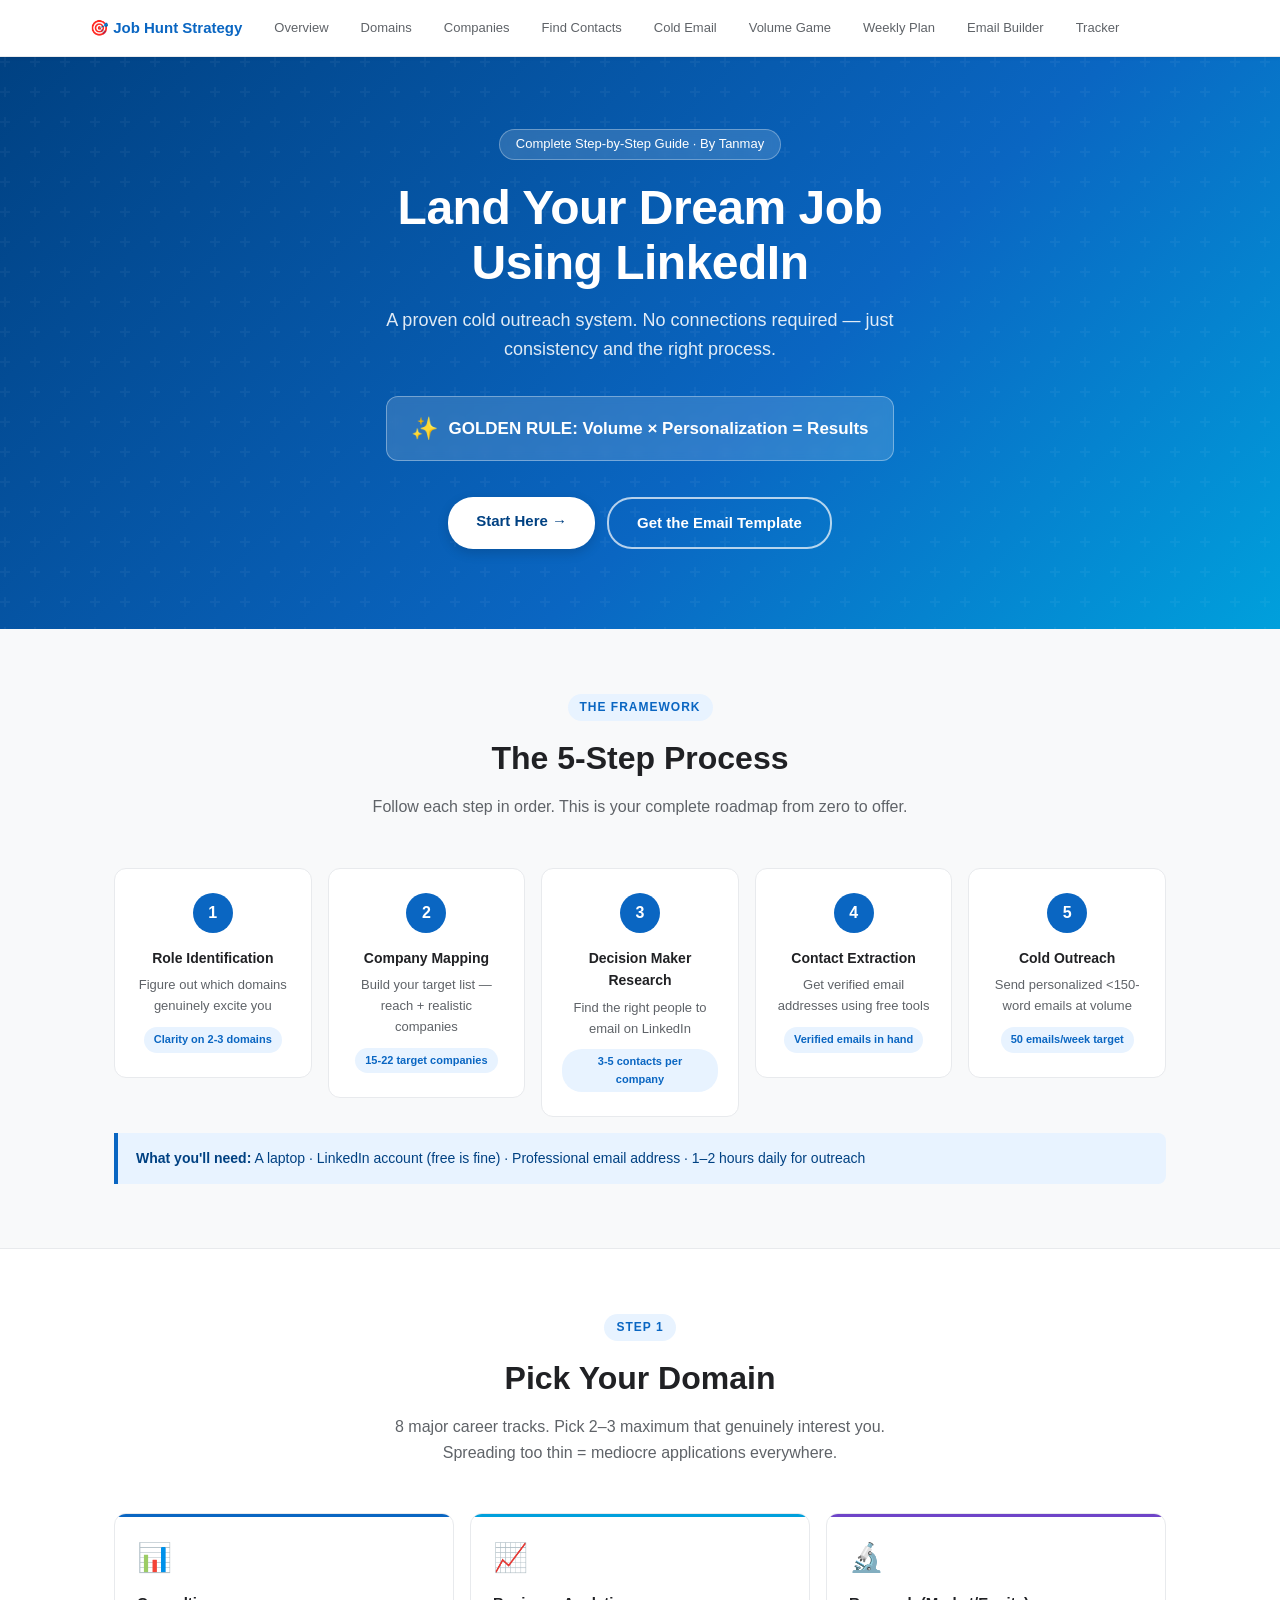
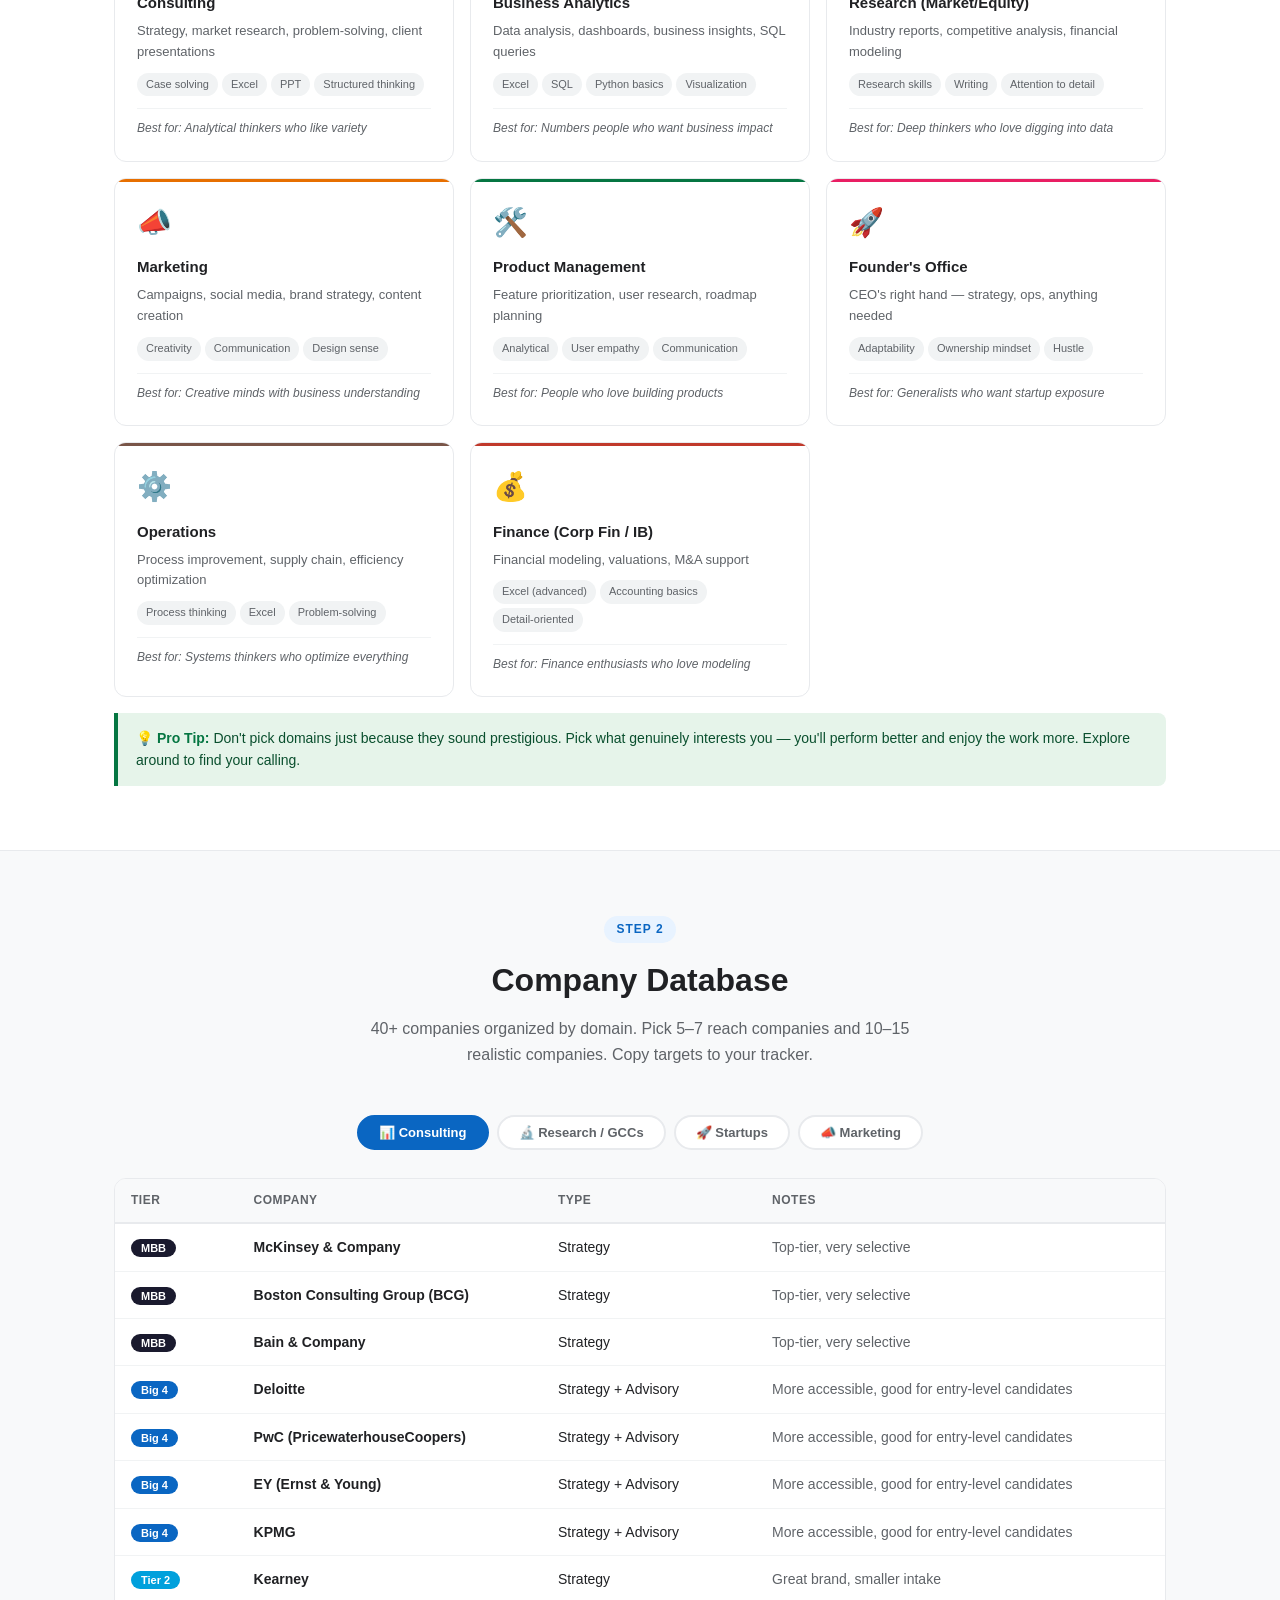
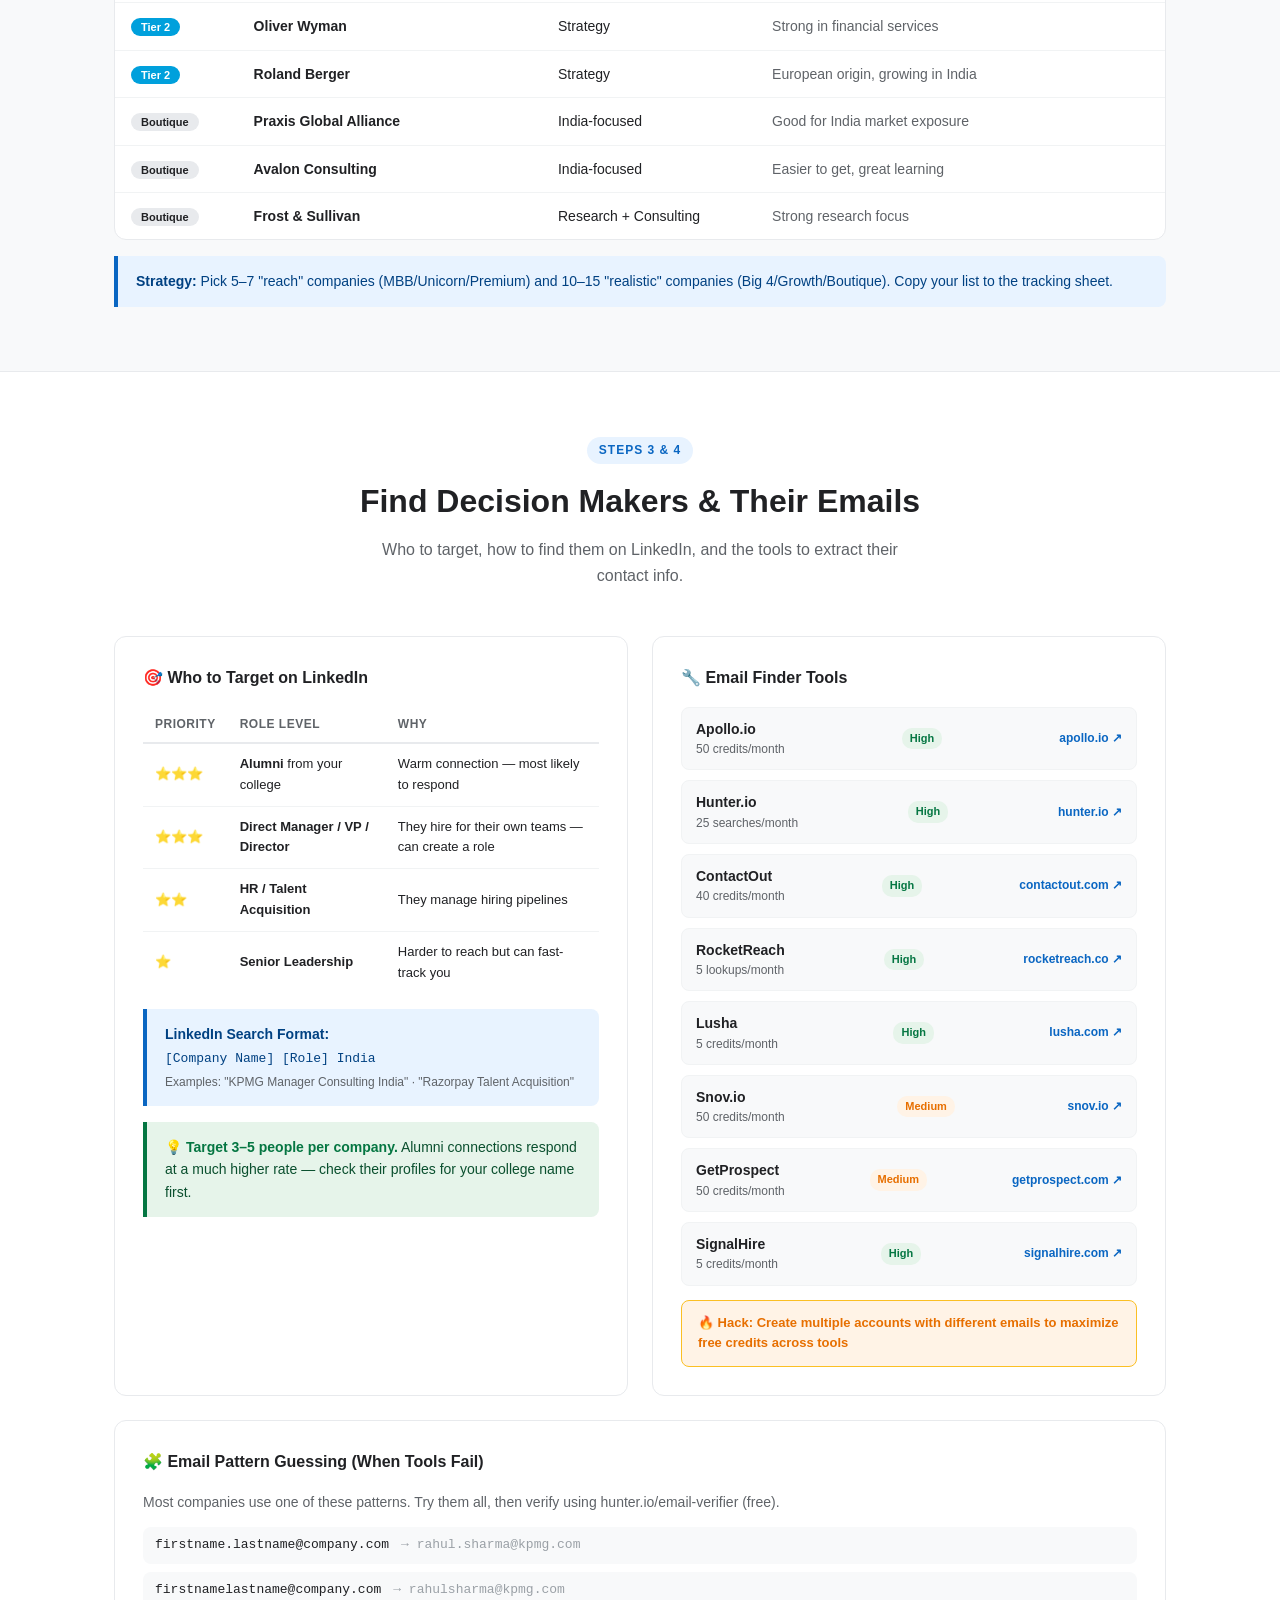
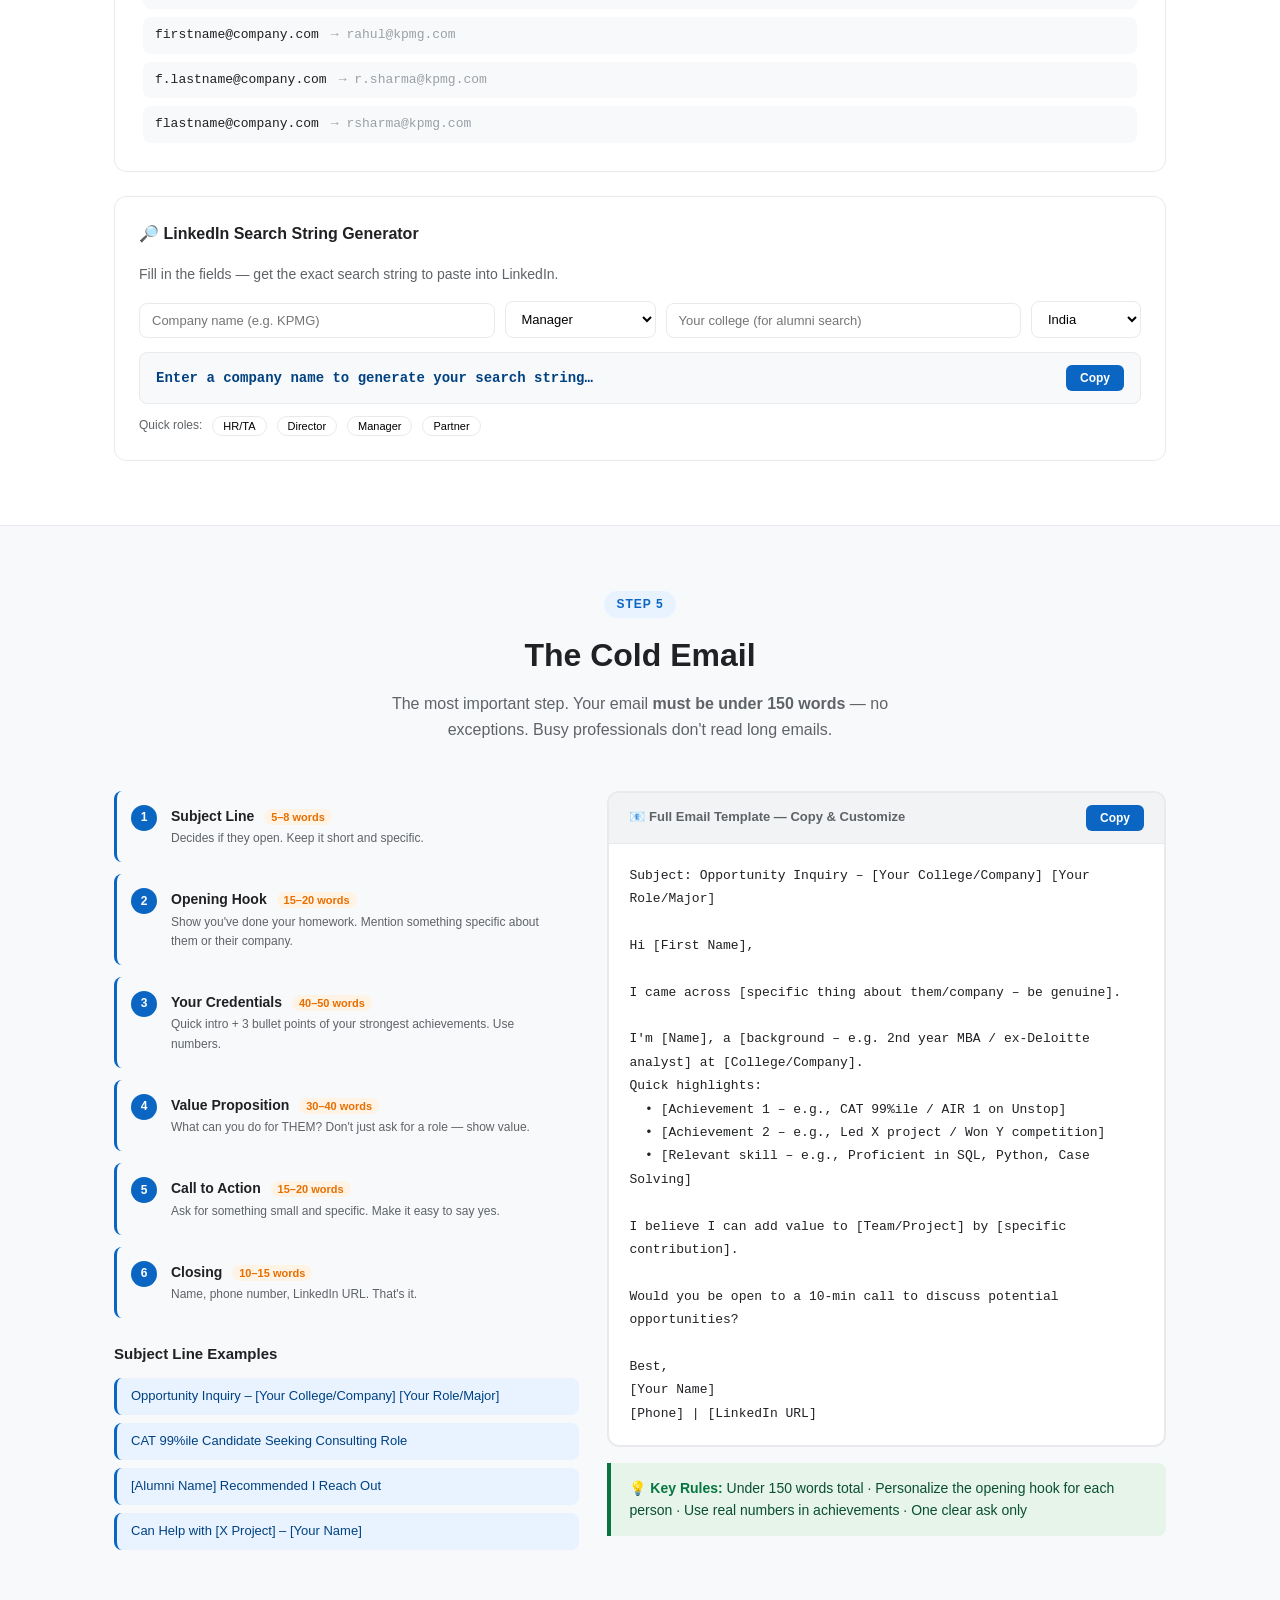
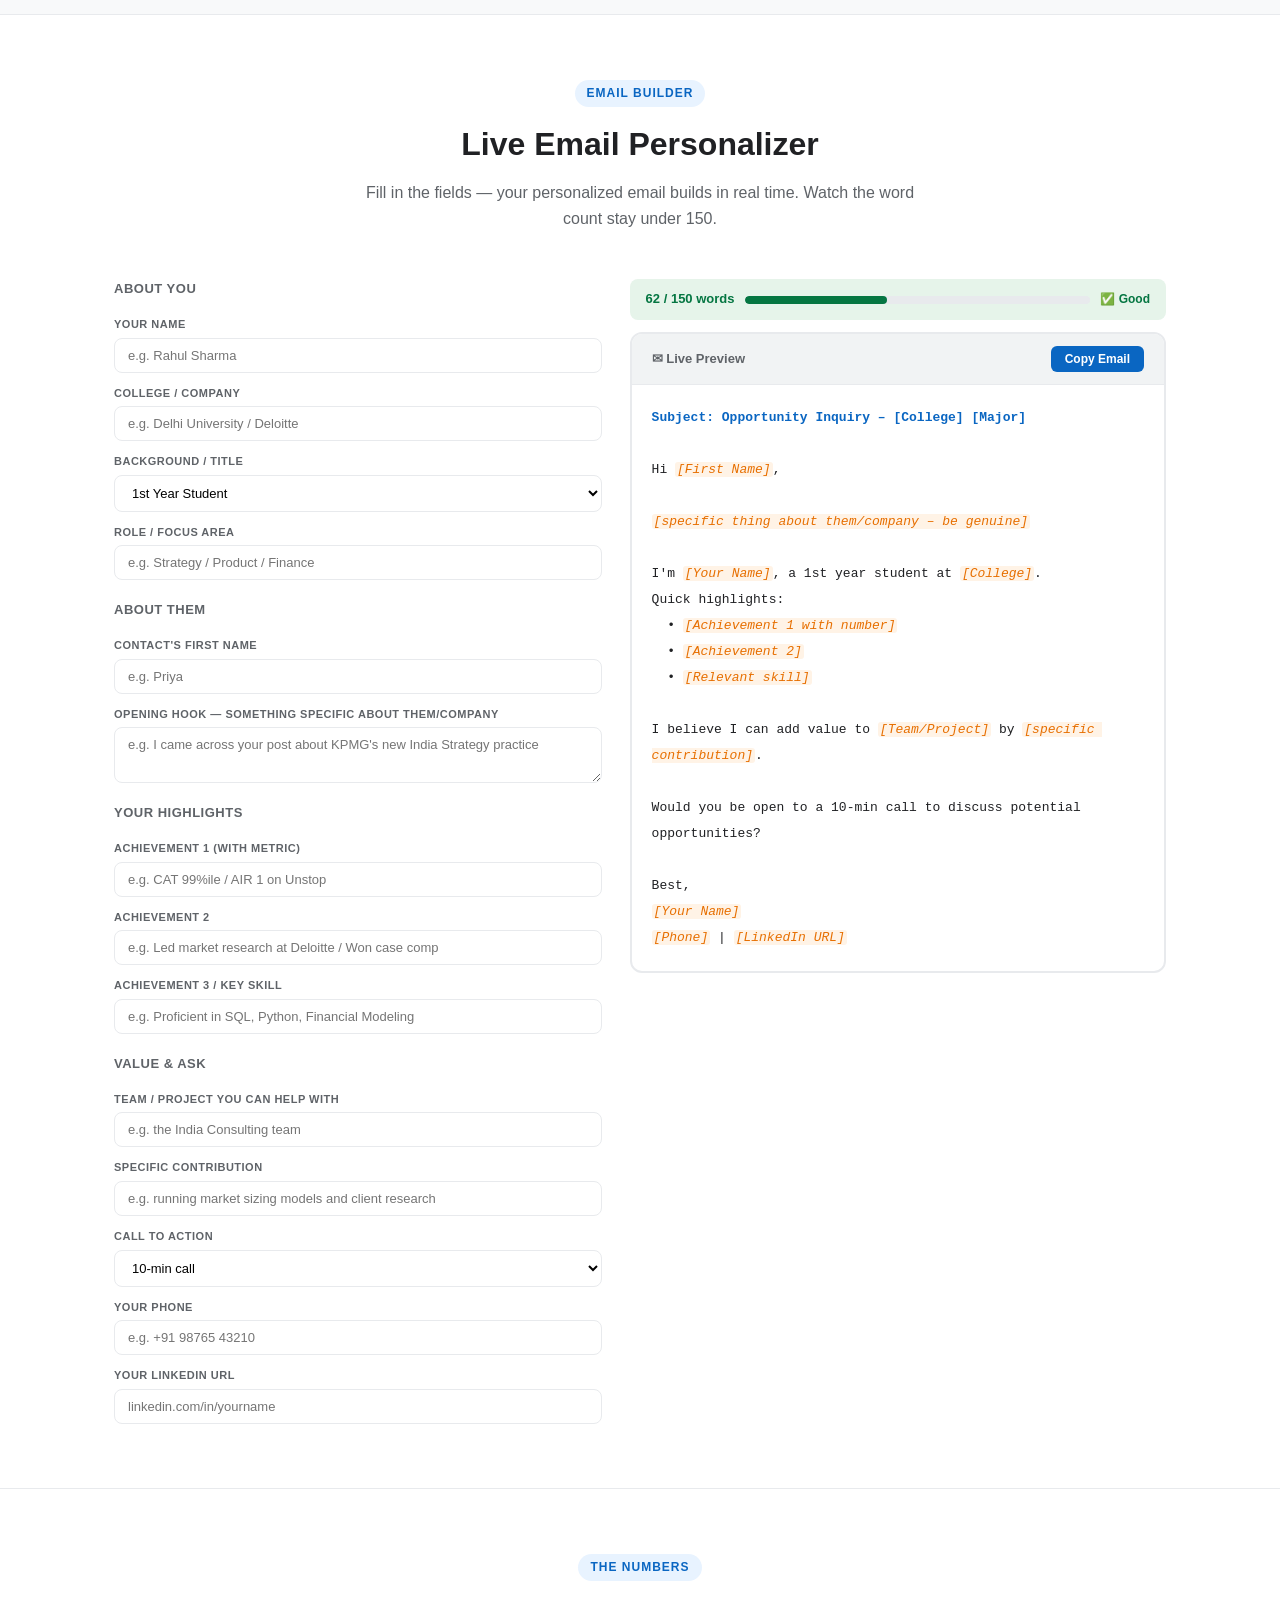
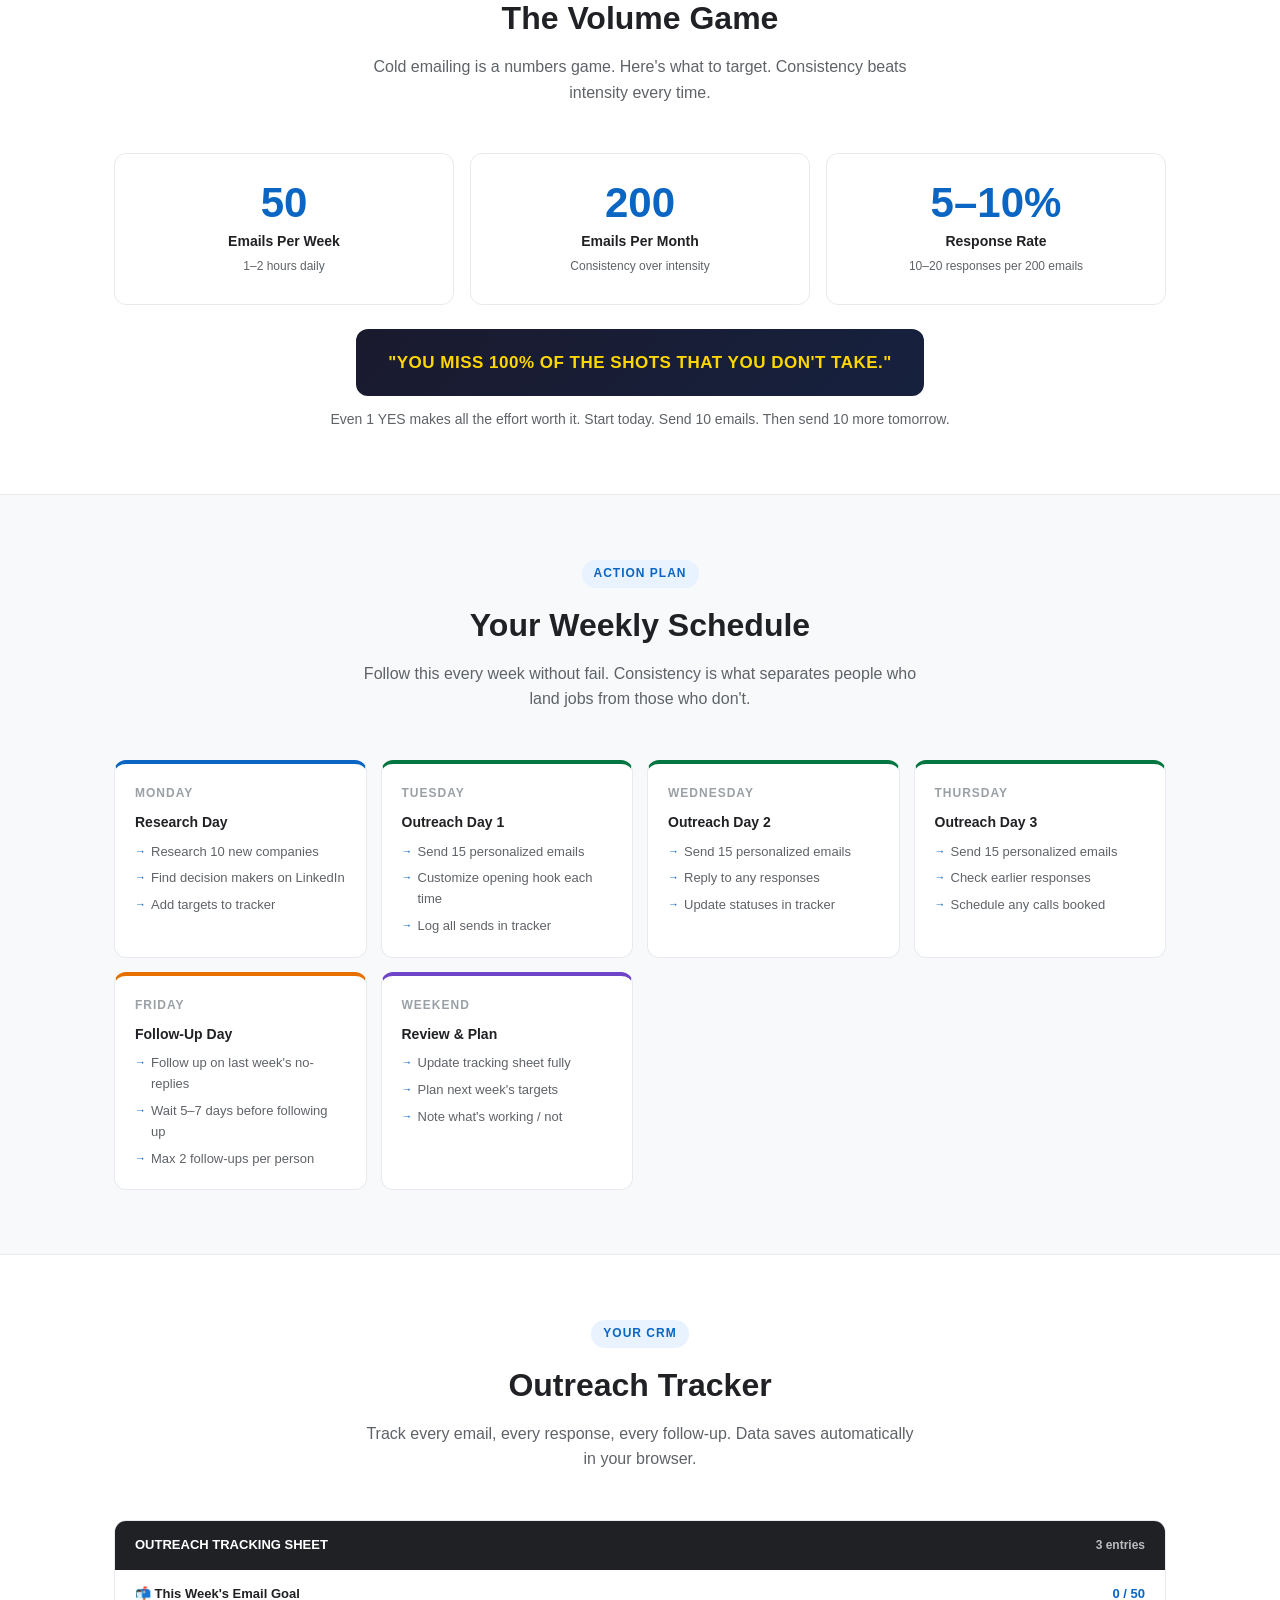
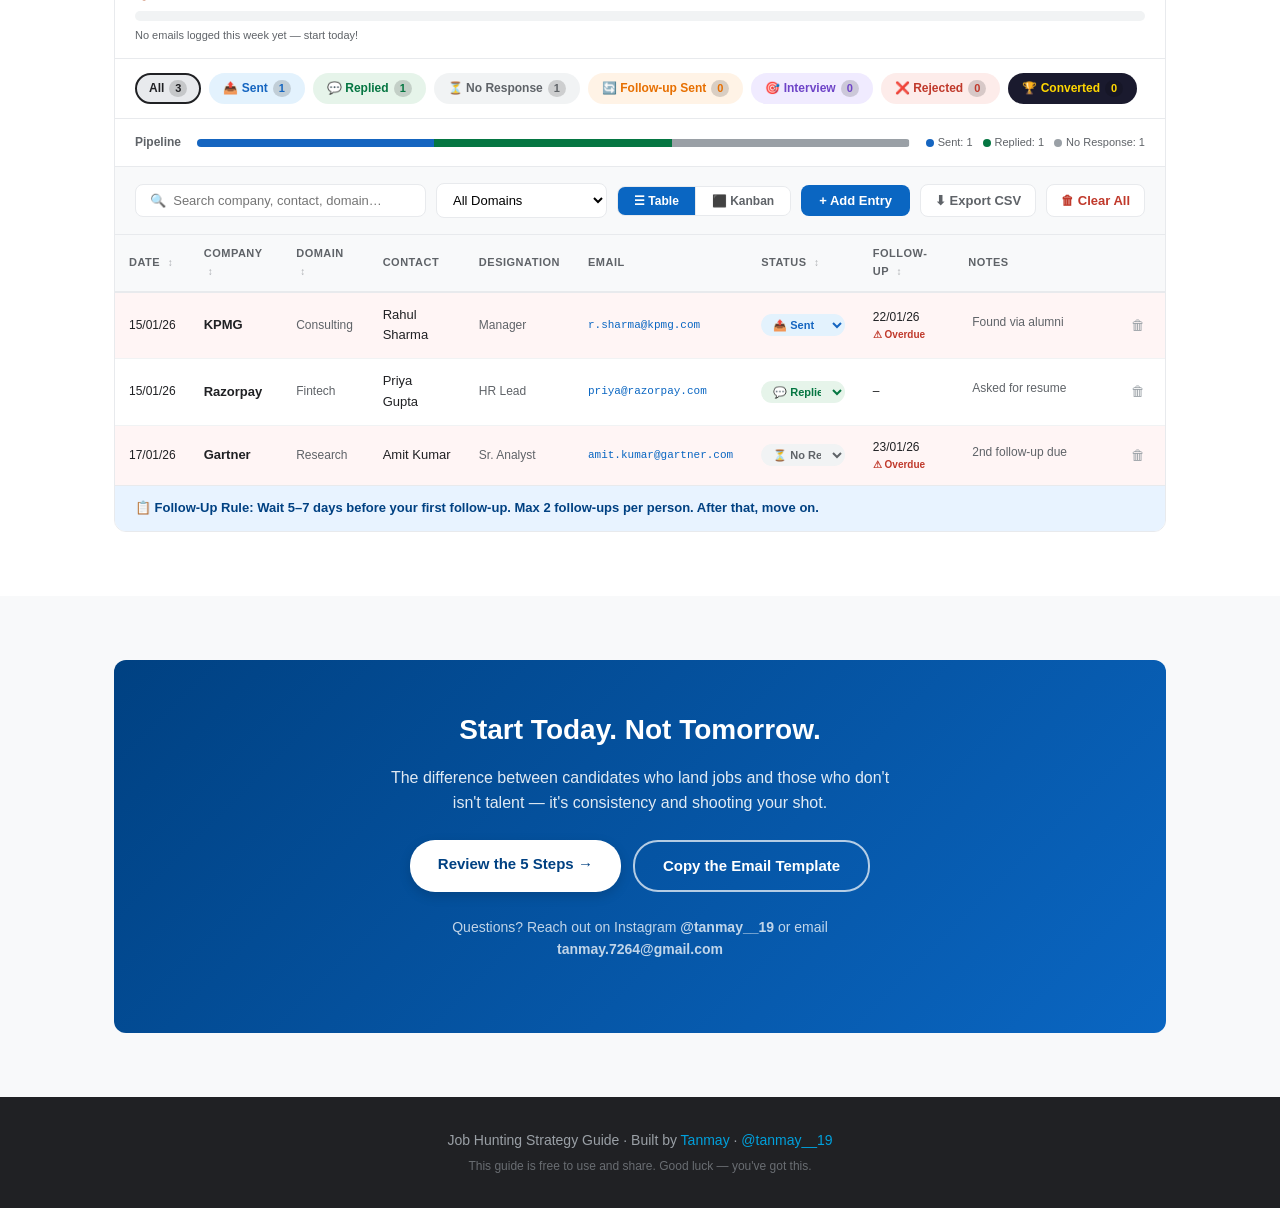
<file: internship-strategy.html>
<!DOCTYPE html>
<html lang="en">
<head>
<meta charset="UTF-8">
<meta name="viewport" content="width=device-width, initial-scale=1.0">
<title>Job Hunting Strategy – By Tanmay</title>
<style>
  :root {
    --blue: #0a66c2;
    --blue-dark: #004182;
    --blue-light: #e8f3ff;
    --accent: #00a0dc;
    --green: #057642;
    --green-light: #e6f4ea;
    --orange: #e76f00;
    --orange-light: #fff3e6;
    --purple: #6e44c8;
    --purple-light: #f0ebff;
    --red: #c0392b;
    --red-light: #fdecea;
    --gray-50: #f8f9fa;
    --gray-100: #f1f3f4;
    --gray-200: #e8eaed;
    --gray-400: #9aa0a6;
    --gray-600: #5f6368;
    --gray-800: #202124;
    --white: #ffffff;
    --shadow-sm: 0 1px 3px rgba(0,0,0,0.1);
    --shadow-md: 0 4px 16px rgba(0,0,0,0.1);
    --shadow-lg: 0 8px 32px rgba(0,0,0,0.12);
    --radius: 12px;
    --radius-sm: 8px;
  }

  * { box-sizing: border-box; margin: 0; padding: 0; }

  html { scroll-behavior: smooth; }

  body {
    font-family: -apple-system, BlinkMacSystemFont, 'Segoe UI', Roboto, sans-serif;
    color: var(--gray-800);
    background: var(--gray-50);
    line-height: 1.6;
  }

  /* ─── NAV ─── */
  nav {
    position: sticky;
    top: 0;
    z-index: 100;
    background: var(--white);
    border-bottom: 1px solid var(--gray-200);
    padding: 0 24px;
    box-shadow: var(--shadow-sm);
  }
  .nav-inner {
    max-width: 1100px;
    margin: 0 auto;
    display: flex;
    align-items: center;
    gap: 8px;
    height: 56px;
    overflow-x: auto;
    scrollbar-width: none;
  }
  .nav-inner::-webkit-scrollbar { display: none; }
  .nav-logo {
    font-weight: 700;
    font-size: 15px;
    color: var(--blue);
    white-space: nowrap;
    margin-right: 12px;
  }
  nav a {
    text-decoration: none;
    color: var(--gray-600);
    font-size: 13px;
    font-weight: 500;
    white-space: nowrap;
    padding: 6px 12px;
    border-radius: 20px;
    transition: all 0.2s;
  }
  nav a:hover { background: var(--blue-light); color: var(--blue); }

  /* ─── HERO ─── */
  .hero {
    background: linear-gradient(135deg, var(--blue-dark) 0%, var(--blue) 60%, var(--accent) 100%);
    color: var(--white);
    padding: 72px 24px 80px;
    text-align: center;
    position: relative;
    overflow: hidden;
  }
  .hero::before {
    content: '';
    position: absolute;
    inset: 0;
    background: url("data:image/svg+xml,%3Csvg width='60' height='60' viewBox='0 0 60 60' xmlns='http://www.w3.org/2000/svg'%3E%3Cg fill='none' fill-rule='evenodd'%3E%3Cg fill='%23ffffff' fill-opacity='0.04'%3E%3Cpath d='M36 34v-4h-2v4h-4v2h4v4h2v-4h4v-2h-4zm0-30V0h-2v4h-4v2h4v4h2V6h4V4h-4zM6 34v-4H4v4H0v2h4v4h2v-4h4v-2H6zM6 4V0H4v4H0v2h4v4h2V6h4V4H6z'/%3E%3C/g%3E%3C/g%3E%3C/svg%3E");
  }
  .hero-inner { position: relative; max-width: 800px; margin: 0 auto; }
  .hero-badge {
    display: inline-block;
    background: rgba(255,255,255,0.15);
    border: 1px solid rgba(255,255,255,0.3);
    border-radius: 20px;
    padding: 4px 16px;
    font-size: 13px;
    font-weight: 500;
    margin-bottom: 20px;
    backdrop-filter: blur(4px);
  }
  .hero h1 {
    font-size: clamp(28px, 5vw, 48px);
    font-weight: 800;
    line-height: 1.15;
    margin-bottom: 16px;
    letter-spacing: -0.5px;
  }
  .hero p {
    font-size: 18px;
    opacity: 0.88;
    margin-bottom: 32px;
    max-width: 560px;
    margin-left: auto;
    margin-right: auto;
  }
  .golden-rule {
    display: inline-flex;
    align-items: center;
    gap: 10px;
    background: rgba(255,255,255,0.15);
    border: 1px solid rgba(255,255,255,0.35);
    border-radius: var(--radius);
    padding: 14px 24px;
    font-size: 17px;
    font-weight: 700;
    backdrop-filter: blur(4px);
  }
  .golden-rule span { font-size: 22px; }
  .hero-cta {
    margin-top: 36px;
    display: flex;
    gap: 12px;
    justify-content: center;
    flex-wrap: wrap;
  }
  .btn-primary {
    background: var(--white);
    color: var(--blue-dark);
    padding: 12px 28px;
    border-radius: 25px;
    font-weight: 700;
    font-size: 15px;
    text-decoration: none;
    transition: all 0.2s;
    box-shadow: 0 4px 12px rgba(0,0,0,0.15);
  }
  .btn-primary:hover { transform: translateY(-2px); box-shadow: 0 6px 20px rgba(0,0,0,0.2); }
  .btn-outline {
    border: 2px solid rgba(255,255,255,0.7);
    color: var(--white);
    padding: 12px 28px;
    border-radius: 25px;
    font-weight: 600;
    font-size: 15px;
    text-decoration: none;
    transition: all 0.2s;
  }
  .btn-outline:hover { background: rgba(255,255,255,0.15); }

  /* ─── LAYOUT ─── */
  .container { max-width: 1100px; margin: 0 auto; padding: 0 24px; }
  .section { padding: 64px 0; }
  .section-alt { background: var(--white); }

  .section-header { text-align: center; margin-bottom: 48px; }
  .section-label {
    display: inline-block;
    background: var(--blue-light);
    color: var(--blue);
    font-size: 12px;
    font-weight: 700;
    text-transform: uppercase;
    letter-spacing: 1px;
    padding: 4px 12px;
    border-radius: 20px;
    margin-bottom: 12px;
  }
  .section-header h2 {
    font-size: clamp(22px, 4vw, 32px);
    font-weight: 800;
    color: var(--gray-800);
    margin-bottom: 10px;
  }
  .section-header p { color: var(--gray-600); font-size: 16px; max-width: 560px; margin: 0 auto; }

  /* ─── STEPS OVERVIEW ─── */
  .steps-grid {
    display: grid;
    grid-template-columns: repeat(auto-fit, minmax(190px, 1fr));
    gap: 16px;
  }
  .step-card {
    background: var(--white);
    border: 1px solid var(--gray-200);
    border-radius: var(--radius);
    padding: 24px 20px;
    text-align: center;
    position: relative;
    transition: all 0.25s;
  }
  .step-card:hover { transform: translateY(-4px); box-shadow: var(--shadow-md); border-color: var(--blue); }
  .step-num {
    width: 40px; height: 40px;
    background: var(--blue);
    color: var(--white);
    border-radius: 50%;
    font-size: 16px;
    font-weight: 800;
    display: flex; align-items: center; justify-content: center;
    margin: 0 auto 14px;
  }
  .step-card h3 { font-size: 14px; font-weight: 700; margin-bottom: 6px; }
  .step-card p { font-size: 13px; color: var(--gray-600); }
  .step-outcome {
    margin-top: 10px;
    background: var(--blue-light);
    color: var(--blue);
    font-size: 11px;
    font-weight: 600;
    padding: 4px 10px;
    border-radius: 20px;
    display: inline-block;
  }

  /* ─── DOMAINS ─── */
  .domains-grid {
    display: grid;
    grid-template-columns: repeat(auto-fit, minmax(260px, 1fr));
    gap: 16px;
  }
  .domain-card {
    background: var(--white);
    border: 1px solid var(--gray-200);
    border-radius: var(--radius);
    padding: 22px;
    transition: all 0.25s;
    position: relative;
    overflow: hidden;
  }
  .domain-card::before {
    content: '';
    position: absolute;
    top: 0; left: 0; right: 0;
    height: 3px;
  }
  .domain-card:hover { transform: translateY(-3px); box-shadow: var(--shadow-md); }
  .domain-card.consulting::before { background: var(--blue); }
  .domain-card.analytics::before { background: var(--accent); }
  .domain-card.research::before { background: var(--purple); }
  .domain-card.marketing::before { background: var(--orange); }
  .domain-card.product::before { background: var(--green); }
  .domain-card.founders::before { background: #e91e63; }
  .domain-card.operations::before { background: #795548; }
  .domain-card.finance::before { background: var(--red); }
  .domain-icon { font-size: 28px; margin-bottom: 10px; }
  .domain-card h3 { font-size: 15px; font-weight: 700; margin-bottom: 6px; }
  .domain-card .what { font-size: 13px; color: var(--gray-600); margin-bottom: 10px; }
  .domain-tags { display: flex; flex-wrap: wrap; gap: 4px; }
  .tag {
    font-size: 11px; font-weight: 500;
    padding: 3px 9px;
    border-radius: 12px;
    background: var(--gray-100);
    color: var(--gray-600);
  }
  .best-for {
    margin-top: 12px;
    font-size: 12px;
    color: var(--gray-600);
    font-style: italic;
    border-top: 1px solid var(--gray-100);
    padding-top: 10px;
  }

  /* ─── COMPANIES ─── */
  .tab-bar {
    display: flex;
    gap: 8px;
    flex-wrap: wrap;
    margin-bottom: 28px;
    justify-content: center;
  }
  .tab-btn {
    padding: 8px 20px;
    border-radius: 20px;
    border: 2px solid var(--gray-200);
    background: var(--white);
    font-size: 13px;
    font-weight: 600;
    cursor: pointer;
    transition: all 0.2s;
    color: var(--gray-600);
  }
  .tab-btn:hover { border-color: var(--blue); color: var(--blue); }
  .tab-btn.active { background: var(--blue); border-color: var(--blue); color: var(--white); }
  .tab-content { display: none; }
  .tab-content.active { display: block; }

  .company-table { width: 100%; border-collapse: collapse; }
  .company-table th {
    background: var(--gray-50);
    font-size: 12px;
    font-weight: 700;
    text-transform: uppercase;
    letter-spacing: 0.5px;
    color: var(--gray-600);
    padding: 12px 16px;
    text-align: left;
    border-bottom: 2px solid var(--gray-200);
  }
  .company-table td {
    padding: 12px 16px;
    font-size: 14px;
    border-bottom: 1px solid var(--gray-100);
    vertical-align: top;
  }
  .company-table tr:last-child td { border-bottom: none; }
  .company-table tr:hover td { background: var(--blue-light); }
  .tier-badge {
    font-size: 11px;
    font-weight: 700;
    padding: 3px 10px;
    border-radius: 12px;
    white-space: nowrap;
  }
  .tier-mbb { background: #1a1a2e; color: var(--white); }
  .tier-big4 { background: var(--blue); color: var(--white); }
  .tier-tier2 { background: var(--accent); color: var(--white); }
  .tier-boutique { background: var(--gray-200); color: var(--gray-800); }
  .tier-premium { background: var(--purple); color: var(--white); }
  .tier-gcc { background: var(--green); color: var(--white); }
  .tier-unicorn { background: linear-gradient(135deg, #f59e0b, #ef4444); color: var(--white); }
  .tier-growth { background: var(--orange); color: var(--white); }
  .tier-early { background: var(--gray-400); color: var(--white); }
  .tier-fmcg { background: #2e7d32; color: var(--white); }
  .tier-tech { background: #1565c0; color: var(--white); }
  .tier-d2c { background: #ad1457; color: var(--white); }
  .tier-agency { background: #6a1b9a; color: var(--white); }
  .company-name { font-weight: 600; }
  .notes-text { color: var(--gray-600); font-size: 13px; }

  /* ─── EMAIL FINDER ─── */
  .finder-grid {
    display: grid;
    grid-template-columns: 1fr 1fr;
    gap: 24px;
  }
  @media (max-width: 720px) { .finder-grid { grid-template-columns: 1fr; } }

  .card {
    background: var(--white);
    border: 1px solid var(--gray-200);
    border-radius: var(--radius);
    padding: 28px;
  }
  .card h3 {
    font-size: 16px;
    font-weight: 700;
    margin-bottom: 16px;
    display: flex;
    align-items: center;
    gap: 8px;
  }
  .tools-list { display: flex; flex-direction: column; gap: 10px; }
  .tool-row {
    display: flex;
    align-items: center;
    justify-content: space-between;
    padding: 10px 14px;
    background: var(--gray-50);
    border-radius: var(--radius-sm);
    border: 1px solid var(--gray-100);
    gap: 8px;
  }
  .tool-name { font-weight: 600; font-size: 14px; }
  .tool-credits { font-size: 12px; color: var(--gray-600); }
  .tool-accuracy {
    font-size: 11px;
    font-weight: 600;
    padding: 2px 8px;
    border-radius: 10px;
  }
  .acc-high { background: var(--green-light); color: var(--green); }
  .acc-med { background: var(--orange-light); color: var(--orange); }
  .tool-link {
    font-size: 12px;
    color: var(--blue);
    text-decoration: none;
    font-weight: 600;
  }
  .tool-link:hover { text-decoration: underline; }

  .target-table { width: 100%; border-collapse: collapse; }
  .target-table th {
    font-size: 12px; font-weight: 700; text-transform: uppercase;
    letter-spacing: 0.5px; color: var(--gray-600);
    padding: 8px 12px; text-align: left;
    border-bottom: 2px solid var(--gray-200);
  }
  .target-table td { padding: 10px 12px; font-size: 13px; border-bottom: 1px solid var(--gray-100); }
  .target-table tr:last-child td { border-bottom: none; }

  .pattern-list { display: flex; flex-direction: column; gap: 8px; margin-top: 8px; }
  .pattern-row {
    display: flex;
    gap: 12px;
    padding: 8px 12px;
    background: var(--gray-50);
    border-radius: var(--radius-sm);
    font-size: 13px;
    align-items: center;
    font-family: 'Courier New', monospace;
  }
  .pattern-row .example { color: var(--gray-400); }

  .hack-box {
    background: var(--orange-light);
    border: 1px solid #fbbf24;
    border-radius: var(--radius-sm);
    padding: 12px 16px;
    font-size: 13px;
    margin-top: 14px;
    color: var(--orange);
    font-weight: 600;
  }

  /* ─── COLD EMAIL ─── */
  .email-layout {
    display: grid;
    grid-template-columns: 1fr 1.2fr;
    gap: 28px;
  }
  @media (max-width: 800px) { .email-layout { grid-template-columns: 1fr; } }

  .structure-steps { display: flex; flex-direction: column; gap: 12px; }
  .struct-row {
    display: flex;
    gap: 14px;
    align-items: flex-start;
    padding: 14px;
    background: var(--gray-50);
    border-radius: var(--radius-sm);
    border-left: 3px solid var(--blue);
  }
  .struct-num {
    min-width: 26px; height: 26px;
    background: var(--blue);
    color: var(--white);
    border-radius: 50%;
    display: flex; align-items: center; justify-content: center;
    font-size: 12px; font-weight: 700;
  }
  .struct-info h4 { font-size: 14px; font-weight: 700; margin-bottom: 2px; }
  .struct-info p { font-size: 12px; color: var(--gray-600); }
  .word-limit {
    font-size: 11px; font-weight: 600;
    color: var(--orange);
    background: var(--orange-light);
    padding: 2px 7px; border-radius: 10px;
    margin-left: 6px;
  }

  .email-template-box {
    background: var(--white);
    border: 2px solid var(--gray-200);
    border-radius: var(--radius);
    overflow: hidden;
  }
  .email-header-bar {
    background: var(--gray-100);
    padding: 12px 20px;
    display: flex;
    justify-content: space-between;
    align-items: center;
    border-bottom: 1px solid var(--gray-200);
  }
  .email-header-bar span { font-size: 13px; font-weight: 600; color: var(--gray-600); }
  .copy-btn {
    background: var(--blue);
    color: var(--white);
    border: none;
    padding: 6px 14px;
    border-radius: 6px;
    font-size: 12px;
    font-weight: 600;
    cursor: pointer;
    transition: all 0.2s;
  }
  .copy-btn:hover { background: var(--blue-dark); }
  .copy-btn.copied { background: var(--green); }
  .email-body {
    padding: 20px;
    font-family: 'Courier New', monospace;
    font-size: 13px;
    line-height: 1.8;
    color: var(--gray-800);
    white-space: pre-wrap;
  }
  .email-body .subject { font-weight: 700; color: var(--blue); }
  .email-body .placeholder { color: var(--orange); background: var(--orange-light); padding: 0 2px; border-radius: 3px; }

  .subject-examples { margin-top: 20px; }
  .subject-examples h4 { font-size: 14px; font-weight: 700; margin-bottom: 10px; }
  .subject-chips { display: flex; flex-direction: column; gap: 8px; }
  .subject-chip {
    padding: 8px 14px;
    background: var(--blue-light);
    border-radius: var(--radius-sm);
    font-size: 13px;
    color: var(--blue-dark);
    font-weight: 500;
    border-left: 3px solid var(--blue);
  }

  /* ─── VOLUME GAME ─── */
  .volume-grid {
    display: grid;
    grid-template-columns: repeat(3, 1fr);
    gap: 16px;
  }
  @media (max-width: 600px) { .volume-grid { grid-template-columns: 1fr; } }
  .volume-card {
    background: var(--white);
    border: 1px solid var(--gray-200);
    border-radius: var(--radius);
    padding: 28px 20px;
    text-align: center;
  }
  .volume-card .big-num {
    font-size: 42px;
    font-weight: 900;
    color: var(--blue);
    line-height: 1;
    margin-bottom: 6px;
  }
  .volume-card .label { font-size: 14px; font-weight: 600; margin-bottom: 4px; }
  .volume-card .sub { font-size: 12px; color: var(--gray-600); }

  /* ─── WEEKLY PLAN ─── */
  .week-grid {
    display: grid;
    grid-template-columns: repeat(auto-fit, minmax(200px, 1fr));
    gap: 14px;
  }
  .day-card {
    background: var(--white);
    border: 1px solid var(--gray-200);
    border-radius: var(--radius);
    padding: 20px;
    border-top: 4px solid var(--blue);
  }
  .day-card.alt { border-top-color: var(--green); }
  .day-card.alt2 { border-top-color: var(--orange); }
  .day-card.alt3 { border-top-color: var(--purple); }
  .day-label { font-size: 12px; font-weight: 700; text-transform: uppercase; letter-spacing: 1px; color: var(--gray-400); margin-bottom: 8px; }
  .day-card h4 { font-size: 14px; font-weight: 700; margin-bottom: 8px; }
  .day-tasks { list-style: none; display: flex; flex-direction: column; gap: 6px; }
  .day-tasks li {
    font-size: 13px;
    color: var(--gray-600);
    padding-left: 16px;
    position: relative;
  }
  .day-tasks li::before {
    content: '→';
    position: absolute;
    left: 0;
    color: var(--blue);
    font-size: 11px;
    top: 1px;
  }

  /* ─── TRACKING ─── */
  .tracker-preview {
    background: var(--white);
    border: 1px solid var(--gray-200);
    border-radius: var(--radius);
    overflow: hidden;
  }
  .tracker-header {
    background: var(--gray-800);
    color: var(--white);
    padding: 14px 20px;
    font-size: 13px;
    font-weight: 700;
    display: flex;
    justify-content: space-between;
    align-items: center;
  }
  .status-grid {
    display: grid;
    grid-template-columns: repeat(auto-fit, minmax(130px, 1fr));
    gap: 10px;
    padding: 20px;
    background: var(--gray-50);
    border-bottom: 1px solid var(--gray-200);
  }
  .status-chip {
    padding: 8px 12px;
    border-radius: var(--radius-sm);
    font-size: 12px;
    font-weight: 600;
    text-align: center;
  }
  .s-sent { background: #e3f2fd; color: #1565c0; }
  .s-replied { background: var(--green-light); color: var(--green); }
  .s-noresponse { background: var(--gray-100); color: var(--gray-600); }
  .s-followup { background: var(--orange-light); color: var(--orange); }
  .s-interview { background: var(--purple-light); color: var(--purple); }
  .s-rejected { background: var(--red-light); color: var(--red); }
  .s-converted { background: #1a1a2e; color: #ffd700; }

  .tracker-table { width: 100%; border-collapse: collapse; font-size: 13px; }
  .tracker-table th {
    background: var(--gray-50);
    padding: 10px 14px;
    text-align: left;
    font-size: 11px;
    font-weight: 700;
    text-transform: uppercase;
    letter-spacing: 0.5px;
    color: var(--gray-600);
    border-bottom: 2px solid var(--gray-200);
  }
  .tracker-table td { padding: 12px 14px; border-bottom: 1px solid var(--gray-100); }
  .tracker-table tr:last-child td { border-bottom: none; }
  .follow-up-rule {
    background: var(--blue-light);
    color: var(--blue-dark);
    padding: 12px 20px;
    font-size: 13px;
    font-weight: 600;
    border-top: 1px solid var(--gray-200);
  }

  /* ─── CALLOUT ─── */
  .callout {
    background: linear-gradient(135deg, var(--blue-dark), var(--blue));
    color: var(--white);
    border-radius: var(--radius);
    padding: 48px 32px;
    text-align: center;
  }
  .callout h2 { font-size: 28px; font-weight: 800; margin-bottom: 12px; }
  .callout p { font-size: 16px; opacity: 0.88; margin-bottom: 24px; max-width: 500px; margin-left: auto; margin-right: auto; }
  .callout-btns { display: flex; gap: 12px; justify-content: center; flex-wrap: wrap; }

  /* ─── FOOTER ─── */
  footer {
    background: var(--gray-800);
    color: var(--gray-400);
    text-align: center;
    padding: 32px 24px;
    font-size: 14px;
  }
  footer a { color: var(--accent); text-decoration: none; }
  footer a:hover { text-decoration: underline; }

  /* ─── RESPONSIVE ─── */
  @media (max-width: 640px) {
    .steps-grid { grid-template-columns: 1fr 1fr; }
    .hero { padding: 48px 20px 56px; }
    .section { padding: 48px 0; }
    .company-table { font-size: 13px; }
    .company-table th, .company-table td { padding: 8px 10px; }
  }

  /* ─── MISC ─── */
  .divider { height: 1px; background: var(--gray-200); margin: 0; }
  .info-box {
    background: var(--blue-light);
    border-left: 4px solid var(--blue);
    border-radius: 0 var(--radius-sm) var(--radius-sm) 0;
    padding: 14px 18px;
    font-size: 14px;
    color: var(--blue-dark);
    margin-top: 16px;
  }
  .pro-tip {
    background: var(--green-light);
    border-left: 4px solid var(--green);
    border-radius: 0 var(--radius-sm) var(--radius-sm) 0;
    padding: 14px 18px;
    font-size: 14px;
    color: #0a4f2e;
    margin-top: 16px;
  }
  .pro-tip strong { color: var(--green); }

  /* ─── INTERACTIVE TRACKER ─── */
  .tracker-toolbar {
    display: flex;
    gap: 10px;
    flex-wrap: wrap;
    align-items: center;
    padding: 16px 20px;
    background: var(--gray-50);
    border-bottom: 1px solid var(--gray-200);
  }
  .tracker-search {
    flex: 1;
    min-width: 180px;
    padding: 8px 14px;
    border: 1px solid var(--gray-200);
    border-radius: var(--radius-sm);
    font-size: 13px;
    outline: none;
    background: var(--white);
  }
  .tracker-search:focus { border-color: var(--blue); box-shadow: 0 0 0 3px rgba(10,102,194,0.12); }
  .tracker-filter {
    padding: 8px 12px;
    border: 1px solid var(--gray-200);
    border-radius: var(--radius-sm);
    font-size: 13px;
    background: var(--white);
    cursor: pointer;
    outline: none;
  }
  .tracker-filter:focus { border-color: var(--blue); }
  .tracker-add-btn {
    padding: 8px 18px;
    background: var(--blue);
    color: var(--white);
    border: none;
    border-radius: var(--radius-sm);
    font-size: 13px;
    font-weight: 700;
    cursor: pointer;
    white-space: nowrap;
    transition: background 0.2s;
  }
  .tracker-add-btn:hover { background: var(--blue-dark); }
  .tracker-export-btn {
    padding: 8px 14px;
    background: var(--white);
    color: var(--gray-600);
    border: 1px solid var(--gray-200);
    border-radius: var(--radius-sm);
    font-size: 13px;
    font-weight: 600;
    cursor: pointer;
    white-space: nowrap;
    transition: all 0.2s;
  }
  .tracker-export-btn:hover { border-color: var(--blue); color: var(--blue); }

  /* Stats bar */
  .tracker-stats {
    display: flex;
    flex-wrap: wrap;
    gap: 8px;
    padding: 14px 20px;
    background: var(--white);
    border-bottom: 1px solid var(--gray-200);
    align-items: center;
  }
  .stat-pill {
    display: flex;
    align-items: center;
    gap: 5px;
    padding: 4px 12px;
    border-radius: 20px;
    font-size: 12px;
    font-weight: 700;
    cursor: pointer;
    border: 2px solid transparent;
    transition: all 0.15s;
    user-select: none;
  }
  .stat-pill:hover { opacity: 0.85; }
  .stat-pill.active-filter { border-color: var(--gray-800); }
  .stat-pill .stat-count {
    background: rgba(0,0,0,0.15);
    border-radius: 10px;
    padding: 0 6px;
    font-size: 11px;
  }
  .sp-all { background: var(--gray-200); color: var(--gray-800); }
  .sp-sent { background: #e3f2fd; color: #1565c0; }
  .sp-replied { background: var(--green-light); color: var(--green); }
  .sp-noresponse { background: var(--gray-100); color: var(--gray-600); }
  .sp-followup { background: var(--orange-light); color: var(--orange); }
  .sp-interview { background: var(--purple-light); color: var(--purple); }
  .sp-rejected { background: var(--red-light); color: var(--red); }
  .sp-converted { background: #1a1a2e; color: #ffd700; }

  /* Table interactive */
  .tracker-table th { cursor: pointer; user-select: none; }
  .tracker-table th:hover { background: var(--gray-200); }
  .sort-arrow { margin-left: 4px; opacity: 0.5; font-size: 10px; }
  .sort-arrow.active { opacity: 1; }

  .status-select {
    padding: 4px 8px;
    border-radius: 12px;
    border: none;
    font-size: 11px;
    font-weight: 700;
    cursor: pointer;
    outline: none;
    width: 100%;
  }
  .editable-notes {
    font-size: 12px;
    color: var(--gray-600);
    border: none;
    background: transparent;
    width: 100%;
    min-width: 100px;
    cursor: text;
    padding: 2px 4px;
    border-radius: 4px;
    resize: none;
    font-family: inherit;
    line-height: 1.4;
  }
  .editable-notes:focus {
    outline: 2px solid var(--blue);
    background: var(--white);
  }
  .delete-btn {
    background: none;
    border: none;
    color: var(--gray-400);
    cursor: pointer;
    font-size: 14px;
    padding: 2px 6px;
    border-radius: 4px;
    transition: all 0.15s;
  }
  .delete-btn:hover { color: var(--red); background: var(--red-light); }
  .row-overdue { background: #fff5f5 !important; }
  .row-due-today { background: #fffbf0 !important; }
  .overdue-badge {
    font-size: 10px;
    color: var(--red);
    font-weight: 700;
    display: block;
  }
  .today-badge {
    font-size: 10px;
    color: var(--orange);
    font-weight: 700;
    display: block;
  }
  .empty-state {
    text-align: center;
    padding: 40px 20px;
    color: var(--gray-400);
    font-size: 14px;
  }
  .empty-state .empty-icon { font-size: 36px; margin-bottom: 8px; }

  /* Modal */
  .modal-overlay {
    display: none;
    position: fixed;
    inset: 0;
    background: rgba(0,0,0,0.5);
    z-index: 1000;
    align-items: center;
    justify-content: center;
    padding: 20px;
  }
  .modal-overlay.open { display: flex; }
  .modal {
    background: var(--white);
    border-radius: var(--radius);
    width: 100%;
    max-width: 560px;
    box-shadow: var(--shadow-lg);
    overflow: hidden;
    animation: modalIn 0.2s ease;
  }
  @keyframes modalIn {
    from { transform: translateY(-16px); opacity: 0; }
    to { transform: translateY(0); opacity: 1; }
  }
  .modal-header {
    padding: 20px 24px;
    border-bottom: 1px solid var(--gray-200);
    display: flex;
    justify-content: space-between;
    align-items: center;
  }
  .modal-header h3 { font-size: 17px; font-weight: 800; }
  .modal-close {
    background: none; border: none; font-size: 20px;
    cursor: pointer; color: var(--gray-400); line-height: 1;
    padding: 4px 8px; border-radius: 4px;
  }
  .modal-close:hover { background: var(--gray-100); }
  .modal-body { padding: 24px; display: grid; grid-template-columns: 1fr 1fr; gap: 14px; }
  .form-group { display: flex; flex-direction: column; gap: 5px; }
  .form-group.full { grid-column: 1 / -1; }
  .form-group label { font-size: 12px; font-weight: 700; color: var(--gray-600); text-transform: uppercase; letter-spacing: 0.5px; }
  .form-group input, .form-group select, .form-group textarea {
    padding: 9px 12px;
    border: 1px solid var(--gray-200);
    border-radius: var(--radius-sm);
    font-size: 14px;
    font-family: inherit;
    outline: none;
    background: var(--white);
  }
  .form-group input:focus, .form-group select:focus, .form-group textarea:focus {
    border-color: var(--blue);
    box-shadow: 0 0 0 3px rgba(10,102,194,0.12);
  }
  .form-group textarea { resize: vertical; min-height: 64px; }
  .modal-footer {
    padding: 16px 24px;
    border-top: 1px solid var(--gray-200);
    display: flex;
    justify-content: flex-end;
    gap: 10px;
  }
  .btn-cancel {
    padding: 9px 18px;
    background: var(--white);
    border: 1px solid var(--gray-200);
    border-radius: var(--radius-sm);
    font-size: 14px;
    font-weight: 600;
    cursor: pointer;
    color: var(--gray-600);
  }
  .btn-cancel:hover { background: var(--gray-50); }
  .btn-save {
    padding: 9px 22px;
    background: var(--blue);
    color: var(--white);
    border: none;
    border-radius: var(--radius-sm);
    font-size: 14px;
    font-weight: 700;
    cursor: pointer;
  }
  .btn-save:hover { background: var(--blue-dark); }

  /* Progress bar */
  .tracker-progress {
    padding: 14px 20px;
    background: var(--white);
    border-bottom: 1px solid var(--gray-200);
    display: flex;
    align-items: center;
    gap: 16px;
    flex-wrap: wrap;
  }
  .progress-label { font-size: 12px; font-weight: 700; color: var(--gray-600); white-space: nowrap; }
  .progress-bar-wrap { flex: 1; min-width: 120px; height: 8px; background: var(--gray-100); border-radius: 4px; overflow: hidden; display: flex; }
  .progress-seg { height: 100%; transition: width 0.4s ease; }
  .progress-legend { display: flex; gap: 10px; flex-wrap: wrap; }
  .progress-legend-item { display: flex; align-items: center; gap: 4px; font-size: 11px; color: var(--gray-600); }
  .progress-dot { width: 8px; height: 8px; border-radius: 50%; }

  @media (max-width: 640px) {
    .modal-body { grid-template-columns: 1fr; }
    .form-group.full { grid-column: 1; }
    .tracker-toolbar { gap: 8px; }
  }

  /* ─── EMAIL PERSONALIZER ─── */
  .personalizer-grid {
    display: grid;
    grid-template-columns: 1fr 1.1fr;
    gap: 28px;
  }
  @media (max-width: 860px) { .personalizer-grid { grid-template-columns: 1fr; } }
  .field-group { display: flex; flex-direction: column; gap: 12px; }
  .pfield {
    display: flex;
    flex-direction: column;
    gap: 4px;
  }
  .pfield label {
    font-size: 11px;
    font-weight: 700;
    text-transform: uppercase;
    letter-spacing: 0.5px;
    color: var(--gray-600);
  }
  .pfield input, .pfield textarea, .pfield select {
    padding: 9px 13px;
    border: 1px solid var(--gray-200);
    border-radius: var(--radius-sm);
    font-size: 13px;
    font-family: inherit;
    outline: none;
    background: var(--white);
    transition: border-color 0.2s;
  }
  .pfield input:focus, .pfield textarea:focus, .pfield select:focus {
    border-color: var(--blue);
    box-shadow: 0 0 0 3px rgba(10,102,194,0.1);
  }
  .pfield textarea { resize: vertical; min-height: 56px; }
  .word-meter {
    display: flex;
    align-items: center;
    gap: 10px;
    padding: 10px 16px;
    border-radius: var(--radius-sm);
    margin-bottom: 12px;
    font-size: 13px;
    font-weight: 600;
    transition: background 0.3s;
  }
  .word-meter .wm-bar-wrap {
    flex: 1;
    height: 8px;
    background: var(--gray-200);
    border-radius: 4px;
    overflow: hidden;
  }
  .word-meter .wm-bar {
    height: 100%;
    border-radius: 4px;
    transition: width 0.3s, background 0.3s;
  }
  .live-email-box {
    background: var(--white);
    border: 2px solid var(--gray-200);
    border-radius: var(--radius);
    overflow: hidden;
    position: sticky;
    top: 72px;
  }
  .live-email-header {
    background: var(--gray-100);
    padding: 12px 20px;
    border-bottom: 1px solid var(--gray-200);
    display: flex;
    justify-content: space-between;
    align-items: center;
    font-size: 13px;
    font-weight: 600;
    color: var(--gray-600);
  }
  .live-email-preview {
    padding: 20px;
    font-family: 'Courier New', monospace;
    font-size: 13px;
    line-height: 2;
    white-space: pre-wrap;
    min-height: 320px;
    color: var(--gray-800);
  }
  .live-email-preview .ph {
    color: var(--orange);
    background: var(--orange-light);
    border-radius: 3px;
    padding: 0 2px;
    font-style: italic;
  }
  .live-email-preview .filled { color: var(--blue-dark); }

  /* ─── LINKEDIN SEARCH GEN ─── */
  .search-gen-box {
    background: var(--white);
    border: 1px solid var(--gray-200);
    border-radius: var(--radius);
    padding: 24px;
    margin-top: 24px;
  }
  .search-gen-box h3 { font-size: 16px; font-weight: 700; margin-bottom: 16px; }
  .search-gen-inputs {
    display: flex;
    flex-wrap: wrap;
    gap: 10px;
    align-items: flex-end;
    margin-bottom: 14px;
  }
  .search-gen-inputs input, .search-gen-inputs select {
    padding: 9px 12px;
    border: 1px solid var(--gray-200);
    border-radius: var(--radius-sm);
    font-size: 13px;
    outline: none;
    background: var(--white);
  }
  .search-gen-inputs input { flex: 1; min-width: 160px; }
  .search-gen-inputs input:focus, .search-gen-inputs select:focus { border-color: var(--blue); }
  .search-output {
    display: flex;
    align-items: center;
    gap: 10px;
    background: var(--gray-50);
    border: 1px solid var(--gray-200);
    border-radius: var(--radius-sm);
    padding: 12px 16px;
    font-family: monospace;
    font-size: 14px;
    font-weight: 600;
    color: var(--blue-dark);
    flex-wrap: wrap;
  }
  .search-output .search-string { flex: 1; word-break: break-all; }
  .search-copy-btn {
    padding: 6px 14px;
    background: var(--blue);
    color: var(--white);
    border: none;
    border-radius: 6px;
    font-size: 12px;
    font-weight: 700;
    cursor: pointer;
    white-space: nowrap;
  }
  .search-copy-btn:hover { background: var(--blue-dark); }
  .search-copy-btn.copied { background: var(--green); }

  /* ─── KANBAN ─── */
  .view-toggle {
    display: flex;
    gap: 0;
    border: 1px solid var(--gray-200);
    border-radius: var(--radius-sm);
    overflow: hidden;
  }
  .view-toggle button {
    padding: 7px 16px;
    border: none;
    background: var(--white);
    font-size: 12px;
    font-weight: 600;
    cursor: pointer;
    color: var(--gray-600);
    transition: all 0.15s;
  }
  .view-toggle button.active { background: var(--blue); color: var(--white); }
  .view-toggle button:not(:last-child) { border-right: 1px solid var(--gray-200); }

  .kanban-board {
    display: none;
    overflow-x: auto;
    padding: 16px 20px 20px;
    gap: 12px;
  }
  .kanban-board.visible {
    display: flex;
  }
  .kanban-col {
    min-width: 200px;
    max-width: 220px;
    flex: 1;
    display: flex;
    flex-direction: column;
    gap: 8px;
  }
  .kanban-col-header {
    display: flex;
    justify-content: space-between;
    align-items: center;
    padding: 8px 12px;
    border-radius: var(--radius-sm);
    font-size: 12px;
    font-weight: 700;
    margin-bottom: 4px;
  }
  .kanban-col-count {
    width: 20px; height: 20px;
    border-radius: 50%;
    background: rgba(0,0,0,0.15);
    font-size: 11px;
    display: flex; align-items: center; justify-content: center;
  }
  .kanban-card {
    background: var(--white);
    border: 1px solid var(--gray-200);
    border-radius: var(--radius-sm);
    padding: 12px;
    cursor: default;
    transition: box-shadow 0.15s;
    border-left: 3px solid;
  }
  .kanban-card:hover { box-shadow: var(--shadow-md); }
  .kanban-card .kc-company { font-size: 13px; font-weight: 700; margin-bottom: 4px; }
  .kanban-card .kc-contact { font-size: 11px; color: var(--gray-600); margin-bottom: 6px; }
  .kanban-card .kc-domain {
    display: inline-block;
    font-size: 10px; font-weight: 600;
    padding: 2px 7px; border-radius: 10px;
    background: var(--gray-100); color: var(--gray-600);
    margin-bottom: 6px;
  }
  .kanban-card .kc-date { font-size: 10px; color: var(--gray-400); }
  .kanban-card .kc-followup-warn {
    font-size: 10px; color: var(--red); font-weight: 700; margin-top: 4px;
  }
  .kanban-empty { font-size: 12px; color: var(--gray-400); text-align: center; padding: 16px 8px; }

  /* ─── WEEKLY GOAL ─── */
  .weekly-goal-bar {
    display: flex;
    flex-direction: column;
    gap: 6px;
    padding: 14px 20px;
    background: var(--white);
    border-bottom: 1px solid var(--gray-200);
  }
  .wg-top {
    display: flex;
    justify-content: space-between;
    align-items: center;
    flex-wrap: wrap;
    gap: 8px;
  }
  .wg-label { font-size: 13px; font-weight: 700; }
  .wg-count { font-size: 13px; font-weight: 700; color: var(--blue); }
  .wg-subtext { font-size: 11px; color: var(--gray-600); }
  .wg-streak { font-size: 11px; font-weight: 700; color: var(--orange); }
  .wg-prog-wrap {
    height: 10px;
    background: var(--gray-100);
    border-radius: 5px;
    overflow: hidden;
  }
  .wg-prog-fill {
    height: 100%;
    border-radius: 5px;
    background: linear-gradient(90deg, var(--blue), var(--accent));
    transition: width 0.5s ease;
  }
  .wg-prog-fill.done { background: linear-gradient(90deg, var(--green), #43e97b); }
</style>
</head>
<body>

<!-- NAV -->
<nav>
  <div class="nav-inner">
    <div class="nav-logo">🎯 Job Hunt Strategy</div>
    <a href="#overview">Overview</a>
    <a href="#domains">Domains</a>
    <a href="#companies">Companies</a>
    <a href="#contacts">Find Contacts</a>
    <a href="#email">Cold Email</a>
    <a href="#volume">Volume Game</a>
    <a href="#weekly">Weekly Plan</a>
    <a href="#personalizer">Email Builder</a>
    <a href="#tracker">Tracker</a>
  </div>
</nav>

<!-- HERO -->
<section class="hero">
  <div class="hero-inner">
    <div class="hero-badge">Complete Step-by-Step Guide · By Tanmay</div>
    <h1>Land Your Dream Job<br>Using LinkedIn</h1>
    <p>A proven cold outreach system. No connections required — just consistency and the right process.</p>
    <div class="golden-rule">
      <span>✨</span>
      GOLDEN RULE: Volume × Personalization = Results
    </div>
    <div class="hero-cta">
      <a href="#overview" class="btn-primary">Start Here →</a>
      <a href="#email" class="btn-outline">Get the Email Template</a>
    </div>
  </div>
</section>

<!-- OVERVIEW -->
<section class="section" id="overview">
  <div class="container">
    <div class="section-header">
      <div class="section-label">The Framework</div>
      <h2>The 5-Step Process</h2>
      <p>Follow each step in order. This is your complete roadmap from zero to offer.</p>
    </div>
    <div class="steps-grid">
      <a href="#domains" style="text-decoration:none;color:inherit">
        <div class="step-card">
          <div class="step-num">1</div>
          <h3>Role Identification</h3>
          <p>Figure out which domains genuinely excite you</p>
          <div class="step-outcome">Clarity on 2-3 domains</div>
        </div>
      </a>
      <a href="#companies" style="text-decoration:none;color:inherit">
        <div class="step-card">
          <div class="step-num">2</div>
          <h3>Company Mapping</h3>
          <p>Build your target list — reach + realistic companies</p>
          <div class="step-outcome">15-22 target companies</div>
        </div>
      </a>
      <a href="#contacts" style="text-decoration:none;color:inherit">
        <div class="step-card">
          <div class="step-num">3</div>
          <h3>Decision Maker Research</h3>
          <p>Find the right people to email on LinkedIn</p>
          <div class="step-outcome">3-5 contacts per company</div>
        </div>
      </a>
      <a href="#contacts" style="text-decoration:none;color:inherit">
        <div class="step-card">
          <div class="step-num">4</div>
          <h3>Contact Extraction</h3>
          <p>Get verified email addresses using free tools</p>
          <div class="step-outcome">Verified emails in hand</div>
        </div>
      </a>
      <a href="#email" style="text-decoration:none;color:inherit">
        <div class="step-card">
          <div class="step-num">5</div>
          <h3>Cold Outreach</h3>
          <p>Send personalized &lt;150-word emails at volume</p>
          <div class="step-outcome">50 emails/week target</div>
        </div>
      </a>
    </div>
    <div class="info-box">
      <strong>What you'll need:</strong> A laptop · LinkedIn account (free is fine) · Professional email address · 1–2 hours daily for outreach
    </div>
  </div>
</section>

<div class="divider"></div>

<!-- DOMAINS -->
<section class="section section-alt" id="domains">
  <div class="container">
    <div class="section-header">
      <div class="section-label">Step 1</div>
      <h2>Pick Your Domain</h2>
      <p>8 major career tracks. Pick 2–3 maximum that genuinely interest you. Spreading too thin = mediocre applications everywhere.</p>
    </div>
    <div class="domains-grid">
      <div class="domain-card consulting">
        <div class="domain-icon">📊</div>
        <h3>Consulting</h3>
        <div class="what">Strategy, market research, problem-solving, client presentations</div>
        <div class="domain-tags">
          <span class="tag">Case solving</span>
          <span class="tag">Excel</span>
          <span class="tag">PPT</span>
          <span class="tag">Structured thinking</span>
        </div>
        <div class="best-for">Best for: Analytical thinkers who like variety</div>
      </div>
      <div class="domain-card analytics">
        <div class="domain-icon">📈</div>
        <h3>Business Analytics</h3>
        <div class="what">Data analysis, dashboards, business insights, SQL queries</div>
        <div class="domain-tags">
          <span class="tag">Excel</span>
          <span class="tag">SQL</span>
          <span class="tag">Python basics</span>
          <span class="tag">Visualization</span>
        </div>
        <div class="best-for">Best for: Numbers people who want business impact</div>
      </div>
      <div class="domain-card research">
        <div class="domain-icon">🔬</div>
        <h3>Research (Market/Equity)</h3>
        <div class="what">Industry reports, competitive analysis, financial modeling</div>
        <div class="domain-tags">
          <span class="tag">Research skills</span>
          <span class="tag">Writing</span>
          <span class="tag">Attention to detail</span>
        </div>
        <div class="best-for">Best for: Deep thinkers who love digging into data</div>
      </div>
      <div class="domain-card marketing">
        <div class="domain-icon">📣</div>
        <h3>Marketing</h3>
        <div class="what">Campaigns, social media, brand strategy, content creation</div>
        <div class="domain-tags">
          <span class="tag">Creativity</span>
          <span class="tag">Communication</span>
          <span class="tag">Design sense</span>
        </div>
        <div class="best-for">Best for: Creative minds with business understanding</div>
      </div>
      <div class="domain-card product">
        <div class="domain-icon">🛠️</div>
        <h3>Product Management</h3>
        <div class="what">Feature prioritization, user research, roadmap planning</div>
        <div class="domain-tags">
          <span class="tag">Analytical</span>
          <span class="tag">User empathy</span>
          <span class="tag">Communication</span>
        </div>
        <div class="best-for">Best for: People who love building products</div>
      </div>
      <div class="domain-card founders">
        <div class="domain-icon">🚀</div>
        <h3>Founder's Office</h3>
        <div class="what">CEO's right hand — strategy, ops, anything needed</div>
        <div class="domain-tags">
          <span class="tag">Adaptability</span>
          <span class="tag">Ownership mindset</span>
          <span class="tag">Hustle</span>
        </div>
        <div class="best-for">Best for: Generalists who want startup exposure</div>
      </div>
      <div class="domain-card operations">
        <div class="domain-icon">⚙️</div>
        <h3>Operations</h3>
        <div class="what">Process improvement, supply chain, efficiency optimization</div>
        <div class="domain-tags">
          <span class="tag">Process thinking</span>
          <span class="tag">Excel</span>
          <span class="tag">Problem-solving</span>
        </div>
        <div class="best-for">Best for: Systems thinkers who optimize everything</div>
      </div>
      <div class="domain-card finance">
        <div class="domain-icon">💰</div>
        <h3>Finance (Corp Fin / IB)</h3>
        <div class="what">Financial modeling, valuations, M&A support</div>
        <div class="domain-tags">
          <span class="tag">Excel (advanced)</span>
          <span class="tag">Accounting basics</span>
          <span class="tag">Detail-oriented</span>
        </div>
        <div class="best-for">Best for: Finance enthusiasts who love modeling</div>
      </div>
    </div>
    <div class="pro-tip">
      <strong>💡 Pro Tip:</strong> Don't pick domains just because they sound prestigious. Pick what genuinely interests you — you'll perform better and enjoy the work more. Explore around to find your calling.
    </div>
  </div>
</section>

<div class="divider"></div>

<!-- COMPANIES -->
<section class="section" id="companies">
  <div class="container">
    <div class="section-header">
      <div class="section-label">Step 2</div>
      <h2>Company Database</h2>
      <p>40+ companies organized by domain. Pick 5–7 reach companies and 10–15 realistic companies. Copy targets to your tracker.</p>
    </div>

    <div class="tab-bar">
      <button class="tab-btn active" onclick="showTab('consulting')">📊 Consulting</button>
      <button class="tab-btn" onclick="showTab('research')">🔬 Research / GCCs</button>
      <button class="tab-btn" onclick="showTab('startups')">🚀 Startups</button>
      <button class="tab-btn" onclick="showTab('marketing')">📣 Marketing</button>
    </div>

    <!-- Consulting -->
    <div class="tab-content active" id="tab-consulting">
      <div class="card" style="padding:0;overflow:hidden">
        <table class="company-table">
          <thead>
            <tr><th>Tier</th><th>Company</th><th>Type</th><th>Notes</th></tr>
          </thead>
          <tbody>
            <tr><td><span class="tier-badge tier-mbb">MBB</span></td><td class="company-name">McKinsey &amp; Company</td><td>Strategy</td><td class="notes-text">Top-tier, very selective</td></tr>
            <tr><td><span class="tier-badge tier-mbb">MBB</span></td><td class="company-name">Boston Consulting Group (BCG)</td><td>Strategy</td><td class="notes-text">Top-tier, very selective</td></tr>
            <tr><td><span class="tier-badge tier-mbb">MBB</span></td><td class="company-name">Bain &amp; Company</td><td>Strategy</td><td class="notes-text">Top-tier, very selective</td></tr>
            <tr><td><span class="tier-badge tier-big4">Big 4</span></td><td class="company-name">Deloitte</td><td>Strategy + Advisory</td><td class="notes-text">More accessible, good for entry-level candidates</td></tr>
            <tr><td><span class="tier-badge tier-big4">Big 4</span></td><td class="company-name">PwC (PricewaterhouseCoopers)</td><td>Strategy + Advisory</td><td class="notes-text">More accessible, good for entry-level candidates</td></tr>
            <tr><td><span class="tier-badge tier-big4">Big 4</span></td><td class="company-name">EY (Ernst &amp; Young)</td><td>Strategy + Advisory</td><td class="notes-text">More accessible, good for entry-level candidates</td></tr>
            <tr><td><span class="tier-badge tier-big4">Big 4</span></td><td class="company-name">KPMG</td><td>Strategy + Advisory</td><td class="notes-text">More accessible, good for entry-level candidates</td></tr>
            <tr><td><span class="tier-badge tier-tier2">Tier 2</span></td><td class="company-name">Kearney</td><td>Strategy</td><td class="notes-text">Great brand, smaller intake</td></tr>
            <tr><td><span class="tier-badge tier-tier2">Tier 2</span></td><td class="company-name">Oliver Wyman</td><td>Strategy</td><td class="notes-text">Strong in financial services</td></tr>
            <tr><td><span class="tier-badge tier-tier2">Tier 2</span></td><td class="company-name">Roland Berger</td><td>Strategy</td><td class="notes-text">European origin, growing in India</td></tr>
            <tr><td><span class="tier-badge tier-boutique">Boutique</span></td><td class="company-name">Praxis Global Alliance</td><td>India-focused</td><td class="notes-text">Good for India market exposure</td></tr>
            <tr><td><span class="tier-badge tier-boutique">Boutique</span></td><td class="company-name">Avalon Consulting</td><td>India-focused</td><td class="notes-text">Easier to get, great learning</td></tr>
            <tr><td><span class="tier-badge tier-boutique">Boutique</span></td><td class="company-name">Frost &amp; Sullivan</td><td>Research + Consulting</td><td class="notes-text">Strong research focus</td></tr>
          </tbody>
        </table>
      </div>
    </div>

    <!-- Research / GCCs -->
    <div class="tab-content" id="tab-research">
      <div class="card" style="padding:0;overflow:hidden">
        <table class="company-table">
          <thead>
            <tr><th>Tier</th><th>Company</th><th>Type</th><th>Notes</th></tr>
          </thead>
          <tbody>
            <tr><td><span class="tier-badge tier-premium">Premium</span></td><td class="company-name">Gartner</td><td>Tech Research</td><td class="notes-text">Industry-leading research firm</td></tr>
            <tr><td><span class="tier-badge tier-premium">Premium</span></td><td class="company-name">Publicis Sapient</td><td>Digital Transformation</td><td class="notes-text">Strong analytics division</td></tr>
            <tr><td><span class="tier-badge tier-premium">Premium</span></td><td class="company-name">Everest Group</td><td>IT/BPO Research</td><td class="notes-text">Great for research roles</td></tr>
            <tr><td><span class="tier-badge tier-gcc">GCC</span></td><td class="company-name">JP Morgan (GCC)</td><td>Banking Research</td><td class="notes-text">Prestigious, selective</td></tr>
            <tr><td><span class="tier-badge tier-gcc">GCC</span></td><td class="company-name">Goldman Sachs (GCC)</td><td>Banking Research</td><td class="notes-text">Prestigious, selective</td></tr>
            <tr><td><span class="tier-badge tier-gcc">GCC</span></td><td class="company-name">American Express (GCC)</td><td>Financial Services</td><td class="notes-text">Good brand, accessible</td></tr>
            <tr><td><span class="tier-badge tier-gcc">GCC</span></td><td class="company-name">Citi (GCC)</td><td>Banking</td><td class="notes-text">Multiple divisions hiring</td></tr>
          </tbody>
        </table>
      </div>
    </div>

    <!-- Startups -->
    <div class="tab-content" id="tab-startups">
      <div class="card" style="padding:0;overflow:hidden">
        <table class="company-table">
          <thead>
            <tr><th>Tier</th><th>Company</th><th>Type</th><th>Notes</th></tr>
          </thead>
          <tbody>
            <tr><td><span class="tier-badge tier-unicorn">Unicorn</span></td><td class="company-name">CRED</td><td>Fintech</td><td class="notes-text">Very selective, great learning</td></tr>
            <tr><td><span class="tier-badge tier-unicorn">Unicorn</span></td><td class="company-name">Razorpay</td><td>Fintech</td><td class="notes-text">Fast-paced, good exposure</td></tr>
            <tr><td><span class="tier-badge tier-unicorn">Unicorn</span></td><td class="company-name">Zerodha</td><td>Fintech</td><td class="notes-text">Lean team, high ownership</td></tr>
            <tr><td><span class="tier-badge tier-growth">Growth</span></td><td class="company-name">Unstop</td><td>EdTech/HR Tech</td><td class="notes-text">Great for FO roles</td></tr>
            <tr><td><span class="tier-badge tier-growth">Growth</span></td><td class="company-name">Juspay</td><td>Fintech</td><td class="notes-text">Product-focused, strong culture</td></tr>
            <tr><td><span class="tier-badge tier-growth">Growth</span></td><td class="company-name">GoKwik</td><td>E-commerce</td><td class="notes-text">Fast growth, good learning</td></tr>
            <tr><td><span class="tier-badge tier-growth">Growth</span></td><td class="company-name">Shiprocket</td><td>E-commerce/Logistics</td><td class="notes-text">Ops + strategy roles</td></tr>
            <tr><td><span class="tier-badge tier-early">Early Stage</span></td><td class="company-name">Alities AI</td><td>AI/Tech</td><td class="notes-text">True Founder's Office exposure</td></tr>
            <tr><td><span class="tier-badge tier-early">Early Stage</span></td><td class="company-name">Search AngelList/LinkedIn</td><td>Various</td><td class="notes-text">High risk, high learning</td></tr>
          </tbody>
        </table>
      </div>
    </div>

    <!-- Marketing -->
    <div class="tab-content" id="tab-marketing">
      <div class="card" style="padding:0;overflow:hidden">
        <table class="company-table">
          <thead>
            <tr><th>Tier</th><th>Company</th><th>Type</th><th>Notes</th></tr>
          </thead>
          <tbody>
            <tr><td><span class="tier-badge tier-fmcg">FMCG</span></td><td class="company-name">HUL (Hindustan Unilever)</td><td>FMCG Giant</td><td class="notes-text">Gold standard for marketing</td></tr>
            <tr><td><span class="tier-badge tier-fmcg">FMCG</span></td><td class="company-name">P&amp;G (Procter &amp; Gamble)</td><td>FMCG Giant</td><td class="notes-text">Brand management focus</td></tr>
            <tr><td><span class="tier-badge tier-fmcg">FMCG</span></td><td class="company-name">Nestle</td><td>FMCG</td><td class="notes-text">Strong brand marketing</td></tr>
            <tr><td><span class="tier-badge tier-tech">Tech</span></td><td class="company-name">Google</td><td>Big Tech</td><td class="notes-text">Highly competitive</td></tr>
            <tr><td><span class="tier-badge tier-tech">Tech</span></td><td class="company-name">Meta</td><td>Big Tech</td><td class="notes-text">Creative marketing roles</td></tr>
            <tr><td><span class="tier-badge tier-d2c">D2C</span></td><td class="company-name">Mamaearth</td><td>D2C Brand</td><td class="notes-text">Fast-paced, good exposure</td></tr>
            <tr><td><span class="tier-badge tier-d2c">D2C</span></td><td class="company-name">boAt</td><td>D2C Brand</td><td class="notes-text">Young, energetic culture</td></tr>
            <tr><td><span class="tier-badge tier-agency">Agency</span></td><td class="company-name">Ogilvy</td><td>Creative Agency</td><td class="notes-text">Good for brand strategy</td></tr>
            <tr><td><span class="tier-badge tier-agency">Agency</span></td><td class="company-name">Dentsu</td><td>Media Agency</td><td class="notes-text">Digital marketing focus</td></tr>
          </tbody>
        </table>
      </div>
    </div>

    <div class="info-box">
      <strong>Strategy:</strong> Pick 5–7 "reach" companies (MBB/Unicorn/Premium) and 10–15 "realistic" companies (Big 4/Growth/Boutique). Copy your list to the tracking sheet.
    </div>
  </div>
</section>

<div class="divider"></div>

<!-- FIND CONTACTS -->
<section class="section section-alt" id="contacts">
  <div class="container">
    <div class="section-header">
      <div class="section-label">Steps 3 & 4</div>
      <h2>Find Decision Makers & Their Emails</h2>
      <p>Who to target, how to find them on LinkedIn, and the tools to extract their contact info.</p>
    </div>

    <div class="finder-grid">
      <!-- Who to target -->
      <div class="card">
        <h3>🎯 Who to Target on LinkedIn</h3>
        <table class="target-table">
          <thead>
            <tr><th>Priority</th><th>Role Level</th><th>Why</th></tr>
          </thead>
          <tbody>
            <tr>
              <td>⭐⭐⭐</td>
              <td><strong>Alumni</strong> from your college</td>
              <td>Warm connection — most likely to respond</td>
            </tr>
            <tr>
              <td>⭐⭐⭐</td>
              <td><strong>Direct Manager / VP / Director</strong></td>
              <td>They hire for their own teams — can create a role</td>
            </tr>
            <tr>
              <td>⭐⭐</td>
              <td><strong>HR / Talent Acquisition</strong></td>
              <td>They manage hiring pipelines</td>
            </tr>
            <tr>
              <td>⭐</td>
              <td><strong>Senior Leadership</strong></td>
              <td>Harder to reach but can fast-track you</td>
            </tr>
          </tbody>
        </table>
        <div class="info-box" style="margin-top:16px">
          <strong>LinkedIn Search Format:</strong><br>
          <code style="font-size:13px">[Company Name] [Role] India</code><br>
          <span style="font-size:12px;color:var(--gray-600)">Examples: "KPMG Manager Consulting India" · "Razorpay Talent Acquisition"</span>
        </div>
        <div class="pro-tip">
          <strong>💡 Target 3–5 people per company.</strong> Alumni connections respond at a much higher rate — check their profiles for your college name first.
        </div>
      </div>

      <!-- Email finder tools -->
      <div class="card">
        <h3>🔧 Email Finder Tools</h3>
        <div class="tools-list">
          <div class="tool-row">
            <div>
              <div class="tool-name">Apollo.io</div>
              <div class="tool-credits">50 credits/month</div>
            </div>
            <span class="tool-accuracy acc-high">High</span>
            <a class="tool-link" href="https://apollo.io" target="_blank">apollo.io ↗</a>
          </div>
          <div class="tool-row">
            <div>
              <div class="tool-name">Hunter.io</div>
              <div class="tool-credits">25 searches/month</div>
            </div>
            <span class="tool-accuracy acc-high">High</span>
            <a class="tool-link" href="https://hunter.io" target="_blank">hunter.io ↗</a>
          </div>
          <div class="tool-row">
            <div>
              <div class="tool-name">ContactOut</div>
              <div class="tool-credits">40 credits/month</div>
            </div>
            <span class="tool-accuracy acc-high">High</span>
            <a class="tool-link" href="https://contactout.com" target="_blank">contactout.com ↗</a>
          </div>
          <div class="tool-row">
            <div>
              <div class="tool-name">RocketReach</div>
              <div class="tool-credits">5 lookups/month</div>
            </div>
            <span class="tool-accuracy acc-high">High</span>
            <a class="tool-link" href="https://rocketreach.co" target="_blank">rocketreach.co ↗</a>
          </div>
          <div class="tool-row">
            <div>
              <div class="tool-name">Lusha</div>
              <div class="tool-credits">5 credits/month</div>
            </div>
            <span class="tool-accuracy acc-high">High</span>
            <a class="tool-link" href="https://lusha.com" target="_blank">lusha.com ↗</a>
          </div>
          <div class="tool-row">
            <div>
              <div class="tool-name">Snov.io</div>
              <div class="tool-credits">50 credits/month</div>
            </div>
            <span class="tool-accuracy acc-med">Medium</span>
            <a class="tool-link" href="https://snov.io" target="_blank">snov.io ↗</a>
          </div>
          <div class="tool-row">
            <div>
              <div class="tool-name">GetProspect</div>
              <div class="tool-credits">50 credits/month</div>
            </div>
            <span class="tool-accuracy acc-med">Medium</span>
            <a class="tool-link" href="https://getprospect.com" target="_blank">getprospect.com ↗</a>
          </div>
          <div class="tool-row">
            <div>
              <div class="tool-name">SignalHire</div>
              <div class="tool-credits">5 credits/month</div>
            </div>
            <span class="tool-accuracy acc-high">High</span>
            <a class="tool-link" href="https://signalhire.com" target="_blank">signalhire.com ↗</a>
          </div>
        </div>
        <div class="hack-box">
          🔥 Hack: Create multiple accounts with different emails to maximize free credits across tools
        </div>
      </div>
    </div>

    <!-- Email pattern guessing -->
    <div class="card" style="margin-top:24px">
      <h3>🧩 Email Pattern Guessing (When Tools Fail)</h3>
      <p style="font-size:14px;color:var(--gray-600);margin-bottom:14px">Most companies use one of these patterns. Try them all, then verify using hunter.io/email-verifier (free).</p>
      <div class="pattern-list">
        <div class="pattern-row"><span>firstname.lastname@company.com</span><span class="example">→ rahul.sharma@kpmg.com</span></div>
        <div class="pattern-row"><span>firstnamelastname@company.com</span><span class="example">→ rahulsharma@kpmg.com</span></div>
        <div class="pattern-row"><span>firstname@company.com</span><span class="example">→ rahul@kpmg.com</span></div>
        <div class="pattern-row"><span>f.lastname@company.com</span><span class="example">→ r.sharma@kpmg.com</span></div>
        <div class="pattern-row"><span>flastname@company.com</span><span class="example">→ rsharma@kpmg.com</span></div>
      </div>
    </div>

    <!-- LinkedIn Search Generator -->
    <div class="search-gen-box">
      <h3>🔎 LinkedIn Search String Generator</h3>
      <p style="font-size:14px;color:var(--gray-600);margin-bottom:16px">Fill in the fields — get the exact search string to paste into LinkedIn.</p>
      <div class="search-gen-inputs">
        <input type="text" id="sg-company" placeholder="Company name (e.g. KPMG)" oninput="generateSearch()">
        <select id="sg-role" onchange="generateSearch()">
          <option value="Manager">Manager</option>
          <option value="Senior Manager">Senior Manager</option>
          <option value="Director">Director</option>
          <option value="Vice President">Vice President</option>
          <option value="Partner">Partner</option>
          <option value="Talent Acquisition">Talent Acquisition</option>
          <option value="HR Manager">HR Manager</option>
          <option value="Campus Recruiter">Campus Recruiter</option>
          <option value="Head of Strategy">Head of Strategy</option>
          <option value="Founder">Founder</option>
        </select>
        <input type="text" id="sg-college" placeholder="Your college (for alumni search)" oninput="generateSearch()">
        <select id="sg-location" onchange="generateSearch()">
          <option value="India">India</option>
          <option value="Mumbai">Mumbai</option>
          <option value="Delhi">Delhi</option>
          <option value="Bangalore">Bangalore</option>
          <option value="Hyderabad">Hyderabad</option>
          <option value="Gurgaon">Gurgaon</option>
        </select>
      </div>
      <div class="search-output">
        <span class="search-string" id="sg-output">Enter a company name to generate your search string…</span>
        <button class="search-copy-btn" id="sg-copy-btn" onclick="copySearch()">Copy</button>
      </div>
      <div style="margin-top:12px;display:flex;gap:10px;flex-wrap:wrap">
        <div style="font-size:12px;color:var(--gray-600)">Quick roles:</div>
        <button onclick="setRole('Talent Acquisition')" style="font-size:11px;padding:3px 10px;border:1px solid var(--gray-200);border-radius:10px;background:var(--white);cursor:pointer">HR/TA</button>
        <button onclick="setRole('Director')" style="font-size:11px;padding:3px 10px;border:1px solid var(--gray-200);border-radius:10px;background:var(--white);cursor:pointer">Director</button>
        <button onclick="setRole('Manager')" style="font-size:11px;padding:3px 10px;border:1px solid var(--gray-200);border-radius:10px;background:var(--white);cursor:pointer">Manager</button>
        <button onclick="setRole('Partner')" style="font-size:11px;padding:3px 10px;border:1px solid var(--gray-200);border-radius:10px;background:var(--white);cursor:pointer">Partner</button>
      </div>
    </div>
  </div>
</section>

<div class="divider"></div>

<!-- COLD EMAIL -->
<section class="section" id="email">
  <div class="container">
    <div class="section-header">
      <div class="section-label">Step 5</div>
      <h2>The Cold Email</h2>
      <p>The most important step. Your email <strong>must be under 150 words</strong> — no exceptions. Busy professionals don't read long emails.</p>
    </div>

    <div class="email-layout">
      <!-- Structure -->
      <div>
        <div class="structure-steps">
          <div class="struct-row">
            <div class="struct-num">1</div>
            <div class="struct-info">
              <h4>Subject Line <span class="word-limit">5–8 words</span></h4>
              <p>Decides if they open. Keep it short and specific.</p>
            </div>
          </div>
          <div class="struct-row">
            <div class="struct-num">2</div>
            <div class="struct-info">
              <h4>Opening Hook <span class="word-limit">15–20 words</span></h4>
              <p>Show you've done your homework. Mention something specific about them or their company.</p>
            </div>
          </div>
          <div class="struct-row">
            <div class="struct-num">3</div>
            <div class="struct-info">
              <h4>Your Credentials <span class="word-limit">40–50 words</span></h4>
              <p>Quick intro + 3 bullet points of your strongest achievements. Use numbers.</p>
            </div>
          </div>
          <div class="struct-row">
            <div class="struct-num">4</div>
            <div class="struct-info">
              <h4>Value Proposition <span class="word-limit">30–40 words</span></h4>
              <p>What can you do for THEM? Don't just ask for a role — show value.</p>
            </div>
          </div>
          <div class="struct-row">
            <div class="struct-num">5</div>
            <div class="struct-info">
              <h4>Call to Action <span class="word-limit">15–20 words</span></h4>
              <p>Ask for something small and specific. Make it easy to say yes.</p>
            </div>
          </div>
          <div class="struct-row">
            <div class="struct-num">6</div>
            <div class="struct-info">
              <h4>Closing <span class="word-limit">10–15 words</span></h4>
              <p>Name, phone number, LinkedIn URL. That's it.</p>
            </div>
          </div>
        </div>

        <div class="subject-examples" style="margin-top:24px">
          <h4 style="font-size:15px;font-weight:700;margin-bottom:12px">Subject Line Examples</h4>
          <div class="subject-chips">
            <div class="subject-chip">Opportunity Inquiry – [Your College/Company] [Your Role/Major]</div>
            <div class="subject-chip">CAT 99%ile Candidate Seeking Consulting Role</div>
            <div class="subject-chip">[Alumni Name] Recommended I Reach Out</div>
            <div class="subject-chip">Can Help with [X Project] – [Your Name]</div>
          </div>
        </div>
      </div>

      <!-- Template -->
      <div>
        <div class="email-template-box">
          <div class="email-header-bar">
            <span>📧 Full Email Template — Copy &amp; Customize</span>
            <button class="copy-btn" id="copyBtn" onclick="copyEmail()">Copy</button>
          </div>
          <div class="email-body" id="emailTemplate">Subject: Opportunity Inquiry – [Your College/Company] [Your Role/Major]

Hi [First Name],

I came across [specific thing about them/company – be genuine].

I'm [Name], a [background – e.g. 2nd year MBA / ex-Deloitte analyst] at [College/Company].
Quick highlights:
  • [Achievement 1 – e.g., CAT 99%ile / AIR 1 on Unstop]
  • [Achievement 2 – e.g., Led X project / Won Y competition]
  • [Relevant skill – e.g., Proficient in SQL, Python, Case Solving]

I believe I can add value to [Team/Project] by [specific contribution].

Would you be open to a 10-min call to discuss potential opportunities?

Best,
[Your Name]
[Phone] | [LinkedIn URL]</div>
        </div>
        <div class="pro-tip" style="margin-top:16px">
          <strong>💡 Key Rules:</strong> Under 150 words total · Personalize the opening hook for each person · Use real numbers in achievements · One clear ask only
        </div>
      </div>
    </div>
  </div>
</section>

<div class="divider"></div>

<!-- EMAIL PERSONALIZER -->
<section class="section section-alt" id="personalizer">
  <div class="container">
    <div class="section-header">
      <div class="section-label">Email Builder</div>
      <h2>Live Email Personalizer</h2>
      <p>Fill in the fields — your personalized email builds in real time. Watch the word count stay under 150.</p>
    </div>
    <div class="personalizer-grid">
      <!-- Fields -->
      <div class="field-group">
        <div style="font-size:13px;font-weight:700;color:var(--gray-600);text-transform:uppercase;letter-spacing:0.5px;margin-bottom:4px">About You</div>
        <div class="pfield"><label>Your Name</label><input type="text" id="p-name" placeholder="e.g. Rahul Sharma" oninput="buildEmail()"></div>
        <div class="pfield"><label>College / Company</label><input type="text" id="p-college" placeholder="e.g. Delhi University / Deloitte" oninput="buildEmail()"></div>
        <div class="pfield"><label>Background / Title</label>
          <select id="p-year" onchange="buildEmail()">
            <option value="1st year student">1st Year Student</option>
            <option value="2nd year student">2nd Year Student</option>
            <option value="3rd year student">3rd Year Student</option>
            <option value="final year student">Final Year Student</option>
            <option value="MBA 1st year student">MBA 1st Year</option>
            <option value="MBA 2nd year student">MBA 2nd Year</option>
            <option value="recent graduate">Recent Graduate</option>
            <option value="working professional">Working Professional</option>
            <option value="freelance consultant">Freelance Consultant</option>
          </select>
        </div>
        <div class="pfield"><label>Role / Focus Area</label><input type="text" id="p-major" placeholder="e.g. Strategy / Product / Finance" oninput="buildEmail()"></div>

        <div style="font-size:13px;font-weight:700;color:var(--gray-600);text-transform:uppercase;letter-spacing:0.5px;margin:8px 0 4px">About Them</div>
        <div class="pfield"><label>Contact's First Name</label><input type="text" id="p-contact" placeholder="e.g. Priya" oninput="buildEmail()"></div>
        <div class="pfield"><label>Opening Hook — something specific about them/company</label><textarea id="p-hook" rows="2" placeholder="e.g. I came across your post about KPMG's new India Strategy practice" oninput="buildEmail()"></textarea></div>

        <div style="font-size:13px;font-weight:700;color:var(--gray-600);text-transform:uppercase;letter-spacing:0.5px;margin:8px 0 4px">Your Highlights</div>
        <div class="pfield"><label>Achievement 1 (with metric)</label><input type="text" id="p-a1" placeholder="e.g. CAT 99%ile / AIR 1 on Unstop" oninput="buildEmail()"></div>
        <div class="pfield"><label>Achievement 2</label><input type="text" id="p-a2" placeholder="e.g. Led market research at Deloitte / Won case comp" oninput="buildEmail()"></div>
        <div class="pfield"><label>Achievement 3 / Key Skill</label><input type="text" id="p-a3" placeholder="e.g. Proficient in SQL, Python, Financial Modeling" oninput="buildEmail()"></div>

        <div style="font-size:13px;font-weight:700;color:var(--gray-600);text-transform:uppercase;letter-spacing:0.5px;margin:8px 0 4px">Value & Ask</div>
        <div class="pfield"><label>Team / Project you can help with</label><input type="text" id="p-team" placeholder="e.g. the India Consulting team" oninput="buildEmail()"></div>
        <div class="pfield"><label>Specific Contribution</label><input type="text" id="p-contrib" placeholder="e.g. running market sizing models and client research" oninput="buildEmail()"></div>
        <div class="pfield"><label>Call to Action</label>
          <select id="p-cta" onchange="buildEmail()">
            <option value="Would you be open to a 10-min call to discuss potential opportunities?">10-min call</option>
            <option value="Could I send you my resume for your review?">Send resume</option>
            <option value="Would you be open to a quick chat this week?">Quick chat</option>
            <option value="Is there someone on your team I could connect with?">Connect with team</option>
          </select>
        </div>
        <div class="pfield"><label>Your Phone</label><input type="text" id="p-phone" placeholder="e.g. +91 98765 43210" oninput="buildEmail()"></div>
        <div class="pfield"><label>Your LinkedIn URL</label><input type="text" id="p-linkedin" placeholder="linkedin.com/in/yourname" oninput="buildEmail()"></div>
      </div>

      <!-- Live Preview -->
      <div>
        <div class="word-meter" id="wm-box" style="background:var(--blue-light)">
          <span id="wm-label" style="white-space:nowrap;color:var(--blue)">0 / 150 words</span>
          <div class="wm-bar-wrap"><div class="wm-bar" id="wm-bar" style="width:0%;background:var(--blue)"></div></div>
          <span id="wm-status" style="font-size:12px;color:var(--blue)">Start typing →</span>
        </div>
        <div class="live-email-box">
          <div class="live-email-header">
            <span>✉ Live Preview</span>
            <button class="copy-btn" id="pe-copy-btn" onclick="copyPersonalized()">Copy Email</button>
          </div>
          <div class="live-email-preview" id="live-preview"></div>
        </div>
      </div>
    </div>
  </div>
</section>

<div class="divider"></div>

<!-- VOLUME GAME -->
<section class="section section-alt" id="volume">
  <div class="container">
    <div class="section-header">
      <div class="section-label">The Numbers</div>
      <h2>The Volume Game</h2>
      <p>Cold emailing is a numbers game. Here's what to target. Consistency beats intensity every time.</p>
    </div>
    <div class="volume-grid">
      <div class="volume-card">
        <div class="big-num">50</div>
        <div class="label">Emails Per Week</div>
        <div class="sub">1–2 hours daily</div>
      </div>
      <div class="volume-card">
        <div class="big-num">200</div>
        <div class="label">Emails Per Month</div>
        <div class="sub">Consistency over intensity</div>
      </div>
      <div class="volume-card">
        <div class="big-num">5–10%</div>
        <div class="label">Response Rate</div>
        <div class="sub">10–20 responses per 200 emails</div>
      </div>
    </div>
    <div style="margin-top:24px;text-align:center">
      <div style="background:linear-gradient(135deg,#1a1a2e,#16213e);color:#ffd700;padding:20px 32px;border-radius:var(--radius);display:inline-block;font-size:17px;font-weight:800;letter-spacing:0.5px">
        "YOU MISS 100% OF THE SHOTS THAT YOU DON'T TAKE."
      </div>
      <p style="margin-top:12px;color:var(--gray-600);font-size:14px">Even 1 YES makes all the effort worth it. Start today. Send 10 emails. Then send 10 more tomorrow.</p>
    </div>
  </div>
</section>

<div class="divider"></div>

<!-- WEEKLY PLAN -->
<section class="section" id="weekly">
  <div class="container">
    <div class="section-header">
      <div class="section-label">Action Plan</div>
      <h2>Your Weekly Schedule</h2>
      <p>Follow this every week without fail. Consistency is what separates people who land jobs from those who don't.</p>
    </div>
    <div class="week-grid">
      <div class="day-card">
        <div class="day-label">Monday</div>
        <h4>Research Day</h4>
        <ul class="day-tasks">
          <li>Research 10 new companies</li>
          <li>Find decision makers on LinkedIn</li>
          <li>Add targets to tracker</li>
        </ul>
      </div>
      <div class="day-card alt">
        <div class="day-label">Tuesday</div>
        <h4>Outreach Day 1</h4>
        <ul class="day-tasks">
          <li>Send 15 personalized emails</li>
          <li>Customize opening hook each time</li>
          <li>Log all sends in tracker</li>
        </ul>
      </div>
      <div class="day-card alt">
        <div class="day-label">Wednesday</div>
        <h4>Outreach Day 2</h4>
        <ul class="day-tasks">
          <li>Send 15 personalized emails</li>
          <li>Reply to any responses</li>
          <li>Update statuses in tracker</li>
        </ul>
      </div>
      <div class="day-card alt">
        <div class="day-label">Thursday</div>
        <h4>Outreach Day 3</h4>
        <ul class="day-tasks">
          <li>Send 15 personalized emails</li>
          <li>Check earlier responses</li>
          <li>Schedule any calls booked</li>
        </ul>
      </div>
      <div class="day-card alt2">
        <div class="day-label">Friday</div>
        <h4>Follow-Up Day</h4>
        <ul class="day-tasks">
          <li>Follow up on last week's no-replies</li>
          <li>Wait 5–7 days before following up</li>
          <li>Max 2 follow-ups per person</li>
        </ul>
      </div>
      <div class="day-card alt3">
        <div class="day-label">Weekend</div>
        <h4>Review &amp; Plan</h4>
        <ul class="day-tasks">
          <li>Update tracking sheet fully</li>
          <li>Plan next week's targets</li>
          <li>Note what's working / not</li>
        </ul>
      </div>
    </div>
  </div>
</section>

<div class="divider"></div>

<!-- TRACKER -->
<section class="section section-alt" id="tracker">
  <div class="container">
    <div class="section-header">
      <div class="section-label">Your CRM</div>
      <h2>Outreach Tracker</h2>
      <p>Track every email, every response, every follow-up. Data saves automatically in your browser.</p>
    </div>

    <div class="tracker-preview">
      <!-- Header bar -->
      <div class="tracker-header">
        <span>OUTREACH TRACKING SHEET</span>
        <span id="tracker-total-label" style="font-size:12px;opacity:0.7">0 entries</span>
      </div>

      <!-- Weekly Goal -->
      <div class="weekly-goal-bar" id="weekly-goal-bar"></div>

      <!-- Stats pills -->
      <div class="tracker-stats" id="tracker-stats"></div>

      <!-- Progress bar -->
      <div class="tracker-progress">
        <span class="progress-label">Pipeline</span>
        <div class="progress-bar-wrap" id="progress-bar"></div>
        <div class="progress-legend" id="progress-legend"></div>
      </div>

      <!-- Toolbar -->
      <div class="tracker-toolbar">
        <input class="tracker-search" id="tracker-search" type="text" placeholder="🔍  Search company, contact, domain…" oninput="renderTracker()">
        <select class="tracker-filter" id="tracker-domain-filter" onchange="renderTracker()">
          <option value="">All Domains</option>
          <option>Consulting</option>
          <option>Business Analytics</option>
          <option>Research</option>
          <option>Marketing</option>
          <option>Product Management</option>
          <option>Founder's Office</option>
          <option>Operations</option>
          <option>Finance</option>
          <option>Fintech</option>
          <option>AI/Tech</option>
          <option>E-commerce</option>
          <option>Other</option>
        </select>
        <div class="view-toggle">
          <button id="btn-table-view" class="active" onclick="setView('table')">☰ Table</button>
          <button id="btn-kanban-view" onclick="setView('kanban')">⬛ Kanban</button>
        </div>
        <button class="tracker-add-btn" onclick="openModal()">+ Add Entry</button>
        <button class="tracker-export-btn" onclick="exportCSV()">⬇ Export CSV</button>
        <button class="tracker-export-btn" onclick="clearAll()" style="color:var(--red)">🗑 Clear All</button>
      </div>

      <!-- Kanban Board -->
      <div class="kanban-board" id="kanban-board"></div>

      <!-- Table -->
      <div id="table-wrap" style="overflow-x:auto">
        <table class="tracker-table" id="tracker-table">
          <thead>
            <tr>
              <th onclick="sortBy('date')">Date <span class="sort-arrow" id="sort-date">↕</span></th>
              <th onclick="sortBy('company')">Company <span class="sort-arrow" id="sort-company">↕</span></th>
              <th onclick="sortBy('domain')">Domain <span class="sort-arrow" id="sort-domain">↕</span></th>
              <th>Contact</th>
              <th>Designation</th>
              <th>Email</th>
              <th onclick="sortBy('status')">Status <span class="sort-arrow" id="sort-status">↕</span></th>
              <th onclick="sortBy('followup')">Follow-Up <span class="sort-arrow" id="sort-followup">↕</span></th>
              <th>Notes</th>
              <th></th>
            </tr>
          </thead>
          <tbody id="tracker-tbody"></tbody>
        </table>
      </div><!-- /table-wrap -->

      <div class="follow-up-rule">
        📋 Follow-Up Rule: Wait 5–7 days before your first follow-up. Max 2 follow-ups per person. After that, move on.
      </div>
    </div>
  </div>
</section>

<!-- ADD ENTRY MODAL -->
<div class="modal-overlay" id="modal" onclick="if(event.target===this)closeModal()">
  <div class="modal">
    <div class="modal-header">
      <h3>➕ Add New Entry</h3>
      <button class="modal-close" onclick="closeModal()">✕</button>
    </div>
    <div class="modal-body">
      <div class="form-group">
        <label>Date *</label>
        <input type="date" id="f-date">
      </div>
      <div class="form-group">
        <label>Company *</label>
        <input type="text" id="f-company" placeholder="e.g. KPMG">
      </div>
      <div class="form-group">
        <label>Domain</label>
        <select id="f-domain">
          <option value="">Select…</option>
          <option>Consulting</option>
          <option>Business Analytics</option>
          <option>Research</option>
          <option>Marketing</option>
          <option>Product Management</option>
          <option>Founder's Office</option>
          <option>Operations</option>
          <option>Finance</option>
          <option>Fintech</option>
          <option>AI/Tech</option>
          <option>E-commerce</option>
          <option>Other</option>
        </select>
      </div>
      <div class="form-group">
        <label>Contact Name</label>
        <input type="text" id="f-contact" placeholder="e.g. Rahul Sharma">
      </div>
      <div class="form-group">
        <label>Designation</label>
        <input type="text" id="f-designation" placeholder="e.g. Manager">
      </div>
      <div class="form-group">
        <label>Email</label>
        <input type="email" id="f-email" placeholder="e.g. r.sharma@kpmg.com">
      </div>
      <div class="form-group">
        <label>Status</label>
        <select id="f-status">
          <option value="Sent">📤 Sent</option>
          <option value="Replied">💬 Replied</option>
          <option value="No Response">⏳ No Response</option>
          <option value="Follow-up Sent">🔄 Follow-up Sent</option>
          <option value="Interview">🎯 Interview</option>
          <option value="Rejected">❌ Rejected</option>
          <option value="Converted">🏆 Converted</option>
        </select>
      </div>
      <div class="form-group">
        <label>Follow-Up Date</label>
        <input type="date" id="f-followup">
      </div>
      <div class="form-group full">
        <label>Notes</label>
        <textarea id="f-notes" placeholder="e.g. Found via alumni network, asked for resume…"></textarea>
      </div>
    </div>
    <div class="modal-footer">
      <button class="btn-cancel" onclick="closeModal()">Cancel</button>
      <button class="btn-save" onclick="saveEntry()">Save Entry</button>
    </div>
  </div>
</div>

<!-- CALLOUT -->
<section class="section">
  <div class="container">
    <div class="callout">
      <h2>Start Today. Not Tomorrow.</h2>
      <p>The difference between candidates who land jobs and those who don't isn't talent — it's consistency and shooting your shot.</p>
      <div class="callout-btns">
        <a href="#overview" class="btn-primary">Review the 5 Steps →</a>
        <a href="#email" class="btn-outline">Copy the Email Template</a>
      </div>
      <p style="margin-top:24px;font-size:14px;opacity:0.75">Questions? Reach out on Instagram <strong>@tanmay__19</strong> or email <strong>tanmay.7264@gmail.com</strong></p>
    </div>
  </div>
</section>

<!-- FOOTER -->
<footer>
  <p>Job Hunting Strategy Guide · Built by <a href="mailto:tanmay.7264@gmail.com">Tanmay</a> · <a href="https://instagram.com/tanmay__19" target="_blank">@tanmay__19</a></p>
  <p style="margin-top:6px;font-size:12px;opacity:0.6">This guide is free to use and share. Good luck — you've got this.</p>
</footer>

<script>
  /* ── Tab switcher ── */
  function showTab(name) {
    document.querySelectorAll('.tab-content').forEach(el => el.classList.remove('active'));
    document.querySelectorAll('.tab-btn').forEach(el => el.classList.remove('active'));
    document.getElementById('tab-' + name).classList.add('active');
    event.target.classList.add('active');
  }

  /* ── Copy email ── */
  function copyEmail() {
    const text = document.getElementById('emailTemplate').innerText;
    navigator.clipboard.writeText(text).then(() => {
      const btn = document.getElementById('copyBtn');
      btn.textContent = '✓ Copied!';
      btn.classList.add('copied');
      setTimeout(() => { btn.textContent = 'Copy'; btn.classList.remove('copied'); }, 2000);
    });
  }

  /* ── Smooth scroll ── */
  document.querySelectorAll('a[href^="#"]').forEach(anchor => {
    anchor.addEventListener('click', function(e) {
      const target = document.querySelector(this.getAttribute('href'));
      if (target) {
        e.preventDefault();
        window.scrollTo({ top: target.getBoundingClientRect().top + window.pageYOffset - 70, behavior: 'smooth' });
      }
    });
  });

  /* ── Active nav ── */
  const navLinks = document.querySelectorAll('nav a');
  window.addEventListener('scroll', () => {
    let current = '';
    document.querySelectorAll('section[id]').forEach(s => { if (window.pageYOffset >= s.offsetTop - 80) current = s.id; });
    navLinks.forEach(link => {
      link.style.background = link.style.color = '';
      if (link.getAttribute('href') === '#' + current) { link.style.background = 'var(--blue-light)'; link.style.color = 'var(--blue)'; }
    });
  });

  /* ════════════════════════════════════
     INTERACTIVE TRACKER
  ════════════════════════════════════ */

  const STATUS_META = {
    'Sent':          { label: '📤 Sent',          cls: 'sp-sent',       color: '#1565c0', bg: '#e3f2fd' },
    'Replied':       { label: '💬 Replied',        cls: 'sp-replied',    color: '#057642', bg: '#e6f4ea' },
    'No Response':   { label: '⏳ No Response',    cls: 'sp-noresponse', color: '#5f6368', bg: '#f1f3f4' },
    'Follow-up Sent':{ label: '🔄 Follow-up Sent', cls: 'sp-followup',   color: '#e76f00', bg: '#fff3e6' },
    'Interview':     { label: '🎯 Interview',      cls: 'sp-interview',  color: '#6e44c8', bg: '#f0ebff' },
    'Rejected':      { label: '❌ Rejected',       cls: 'sp-rejected',   color: '#c0392b', bg: '#fdecea' },
    'Converted':     { label: '🏆 Converted',      cls: 'sp-converted',  color: '#ffd700', bg: '#1a1a2e' },
  };
  const PROGRESS_COLORS = { 'Sent':'#1565c0','Replied':'#057642','No Response':'#9aa0a6','Follow-up Sent':'#e76f00','Interview':'#6e44c8','Rejected':'#c0392b','Converted':'#ffd700' };

  const SAMPLE_DATA = [
    { id: 1, date:'2026-01-15', company:'KPMG',    domain:'Consulting', contact:'Rahul Sharma', designation:'Manager',     email:'r.sharma@kpmg.com',        status:'Sent',    followup:'2026-01-22', notes:'Found via alumni network' },
    { id: 2, date:'2026-01-15', company:'Razorpay', domain:'Fintech',   contact:'Priya Gupta',  designation:'HR Lead',     email:'priya@razorpay.com',        status:'Replied', followup:'',           notes:'Asked for resume' },
    { id: 3, date:'2026-01-17', company:'Gartner',  domain:'Research',  contact:'Amit Kumar',   designation:'Sr. Analyst', email:'amit.kumar@gartner.com',    status:'No Response', followup:'2026-01-23', notes:'2nd follow-up due' },
  ];

  let entries = [];
  let sortKey = 'date';
  let sortDir = 1;
  let activeStatusFilter = '';

  function loadData() {
    try {
      const raw = localStorage.getItem('job_tracker');
      entries = raw ? JSON.parse(raw) : JSON.parse(JSON.stringify(SAMPLE_DATA));
    } catch { entries = JSON.parse(JSON.stringify(SAMPLE_DATA)); }
  }

  function saveData() {
    localStorage.setItem('job_tracker', JSON.stringify(entries));
  }

  function nextId() {
    return entries.length ? Math.max(...entries.map(e => e.id)) + 1 : 1;
  }

  /* ── Filters ── */
  function getFiltered() {
    const q = (document.getElementById('tracker-search')?.value || '').toLowerCase();
    const dom = document.getElementById('tracker-domain-filter')?.value || '';
    return entries.filter(e => {
      const matchQ = !q || [e.company, e.contact, e.domain, e.email, e.notes].some(v => v?.toLowerCase().includes(q));
      const matchD = !dom || e.domain === dom;
      const matchS = !activeStatusFilter || e.status === activeStatusFilter;
      return matchQ && matchD && matchS;
    });
  }

  /* ── Sort ── */
  function sortBy(key) {
    if (sortKey === key) sortDir *= -1; else { sortKey = key; sortDir = 1; }
    document.querySelectorAll('.sort-arrow').forEach(el => { el.textContent = '↕'; el.classList.remove('active'); });
    const el = document.getElementById('sort-' + key);
    if (el) { el.textContent = sortDir === 1 ? '↑' : '↓'; el.classList.add('active'); }
    renderTracker();
  }

  function sorted(arr) {
    return [...arr].sort((a, b) => {
      let av = a[sortKey] || '', bv = b[sortKey] || '';
      return av < bv ? -sortDir : av > bv ? sortDir : 0;
    });
  }

  /* ── Date helpers ── */
  function today() { return new Date().toISOString().slice(0,10); }
  function isOverdue(d) { return d && d < today(); }
  function isDueToday(d) { return d && d === today(); }
  function fmtDate(iso) {
    if (!iso) return '–';
    const [y,m,d] = iso.split('-');
    return `${d}/${m}/${y.slice(2)}`;
  }

  /* ── Stats bar ── */
  function renderStats(filtered) {
    const counts = {};
    Object.keys(STATUS_META).forEach(k => counts[k] = 0);
    entries.forEach(e => { if (counts[e.status] !== undefined) counts[e.status]++; });
    const total = entries.length;

    document.getElementById('tracker-total-label').textContent = `${total} entr${total === 1 ? 'y' : 'ies'}`;

    const statsEl = document.getElementById('tracker-stats');
    const allActive = !activeStatusFilter;
    statsEl.innerHTML = `
      <span class="stat-pill sp-all ${allActive ? 'active-filter' : ''}" onclick="setStatusFilter('')" style="cursor:pointer">
        All <span class="stat-count">${total}</span>
      </span>
      ${Object.entries(STATUS_META).map(([k,m]) => `
        <span class="stat-pill ${m.cls} ${activeStatusFilter===k?'active-filter':''}" onclick="setStatusFilter('${k}')" style="cursor:pointer">
          ${m.label} <span class="stat-count">${counts[k]}</span>
        </span>
      `).join('')}
    `;

    /* Progress bar */
    const bar = document.getElementById('progress-bar');
    const leg = document.getElementById('progress-legend');
    if (total === 0) { bar.innerHTML = '<div style="width:100%;background:var(--gray-200);border-radius:4px"></div>'; leg.innerHTML=''; return; }
    bar.innerHTML = Object.entries(counts).map(([k,c]) =>
      c > 0 ? `<div class="progress-seg" style="width:${(c/total*100).toFixed(1)}%;background:${PROGRESS_COLORS[k]}" title="${k}: ${c}"></div>` : ''
    ).join('');
    leg.innerHTML = Object.entries(counts).filter(([,c])=>c>0).map(([k,c])=>
      `<span class="progress-legend-item"><span class="progress-dot" style="background:${PROGRESS_COLORS[k]}"></span>${k}: ${c}</span>`
    ).join('');
  }

  function setStatusFilter(s) {
    activeStatusFilter = s;
    renderTracker();
  }

  /* ── Main render ── */
  function renderTracker() {
    const filtered = sorted(getFiltered());
    renderStats(filtered);

    const tbody = document.getElementById('tracker-tbody');
    if (filtered.length === 0) {
      tbody.innerHTML = `<tr><td colspan="10"><div class="empty-state"><div class="empty-icon">📭</div>No entries match your filters.<br>Add your first entry to get started!</div></td></tr>`;
      return;
    }

    tbody.innerHTML = filtered.map(e => {
      const m = STATUS_META[e.status] || STATUS_META['Sent'];
      const overdue = isOverdue(e.followup) && !['Replied','Interview','Converted','Rejected'].includes(e.status);
      const dueToday = isDueToday(e.followup);
      const rowCls = overdue ? 'row-overdue' : dueToday ? 'row-due-today' : '';
      const followupDisplay = e.followup
        ? `${fmtDate(e.followup)}${overdue ? '<span class="overdue-badge">⚠ Overdue</span>' : dueToday ? '<span class="today-badge">Follow up today!</span>' : ''}`
        : '–';

      const statusOptions = Object.entries(STATUS_META).map(([k,sm]) =>
        `<option value="${k}" ${e.status===k?'selected':''}>${sm.label}</option>`
      ).join('');

      return `<tr class="${rowCls}" data-id="${e.id}">
        <td style="white-space:nowrap;font-size:12px">${fmtDate(e.date)}</td>
        <td><strong>${esc(e.company)}</strong></td>
        <td style="font-size:12px;color:var(--gray-600)">${esc(e.domain)}</td>
        <td style="font-size:13px">${esc(e.contact)}</td>
        <td style="font-size:12px;color:var(--gray-600)">${esc(e.designation)}</td>
        <td style="font-family:monospace;font-size:11px;color:var(--blue)">${esc(e.email)}</td>
        <td>
          <select class="status-select" style="background:${m.bg};color:${m.color}"
            onchange="updateStatus(${e.id}, this.value)">
            ${statusOptions}
          </select>
        </td>
        <td style="font-size:12px;white-space:nowrap">${followupDisplay}</td>
        <td>
          <textarea class="editable-notes" rows="1"
            onchange="updateNotes(${e.id}, this.value)"
            onfocus="this.rows=3" onblur="this.rows=1">${esc(e.notes)}</textarea>
        </td>
        <td><button class="delete-btn" onclick="deleteEntry(${e.id})" title="Delete">🗑</button></td>
      </tr>`;
    }).join('');
  }

  function esc(s) {
    return String(s||'').replace(/&/g,'&amp;').replace(/</g,'&lt;').replace(/>/g,'&gt;').replace(/"/g,'&quot;');
  }

  /* ── CRUD ── */
  function updateStatus(id, val) {
    const e = entries.find(x => x.id === id);
    if (e) { e.status = val; saveData(); renderTracker(); }
  }

  function updateNotes(id, val) {
    const e = entries.find(x => x.id === id);
    if (e) { e.notes = val; saveData(); }
  }

  function deleteEntry(id) {
    if (!confirm('Delete this entry?')) return;
    entries = entries.filter(e => e.id !== id);
    saveData();
    renderTracker();
  }

  function clearAll() {
    if (!confirm('Clear ALL entries? This cannot be undone.')) return;
    entries = [];
    saveData();
    renderTracker();
  }

  /* ── Modal ── */
  function openModal() {
    document.getElementById('f-date').value = today();
    document.getElementById('f-company').value = '';
    document.getElementById('f-domain').value = '';
    document.getElementById('f-contact').value = '';
    document.getElementById('f-designation').value = '';
    document.getElementById('f-email').value = '';
    document.getElementById('f-status').value = 'Sent';
    document.getElementById('f-followup').value = '';
    document.getElementById('f-notes').value = '';
    document.getElementById('modal').classList.add('open');
    setTimeout(() => document.getElementById('f-company').focus(), 100);
  }

  function closeModal() {
    document.getElementById('modal').classList.remove('open');
  }

  function saveEntry() {
    const company = document.getElementById('f-company').value.trim();
    if (!company) { alert('Company name is required.'); return; }
    entries.push({
      id: nextId(),
      date:        document.getElementById('f-date').value || today(),
      company,
      domain:      document.getElementById('f-domain').value,
      contact:     document.getElementById('f-contact').value.trim(),
      designation: document.getElementById('f-designation').value.trim(),
      email:       document.getElementById('f-email').value.trim(),
      status:      document.getElementById('f-status').value,
      followup:    document.getElementById('f-followup').value,
      notes:       document.getElementById('f-notes').value.trim(),
    });
    saveData();
    closeModal();
    renderTracker();
  }

  /* ── Export CSV ── */
  function exportCSV() {
    const headers = ['Date','Company','Domain','Contact','Designation','Email','Status','Follow-Up','Notes'];
    const rows = entries.map(e => [
      fmtDate(e.date), e.company, e.domain, e.contact,
      e.designation, e.email, e.status, fmtDate(e.followup), e.notes
    ].map(v => `"${String(v||'').replace(/"/g,'""')}"`).join(','));
    const csv = [headers.join(','), ...rows].join('\n');
    const a = document.createElement('a');
    a.href = 'data:text/csv;charset=utf-8,' + encodeURIComponent(csv);
    a.download = 'job-outreach-tracker.csv';
    a.click();
  }

  /* ── Keyboard shortcuts ── */
  document.addEventListener('keydown', e => {
    if (e.key === 'Escape') closeModal();
    if (e.key === 'Enter' && document.getElementById('modal').classList.contains('open') && e.ctrlKey) saveEntry();
  });

  /* ════════════════════════════════════
     WEEKLY GOAL TRACKER
  ════════════════════════════════════ */
  const WEEKLY_TARGET = 50;

  function getWeekBounds() {
    const now = new Date();
    const day = now.getDay(); // 0=Sun
    const mon = new Date(now);
    mon.setDate(now.getDate() - ((day + 6) % 7));
    mon.setHours(0,0,0,0);
    const sun = new Date(mon);
    sun.setDate(mon.getDate() + 6);
    sun.setHours(23,59,59,999);
    return { mon, sun };
  }

  function getWeekKey(d) {
    const dt = d || new Date();
    const { mon } = getWeekBounds();
    return mon.toISOString().slice(0,10);
  }

  function countThisWeek() {
    const { mon, sun } = getWeekBounds();
    return entries.filter(e => {
      if (!e.date) return false;
      const d = new Date(e.date);
      return d >= mon && d <= sun;
    }).length;
  }

  function getStreakWeeks() {
    // Count consecutive past weeks (before this week) where ≥50 emails were sent
    const weekCounts = {};
    entries.forEach(e => {
      if (!e.date) return;
      const d = new Date(e.date);
      const mon = new Date(d);
      mon.setDate(d.getDate() - ((d.getDay() + 6) % 7));
      const key = mon.toISOString().slice(0, 10);
      weekCounts[key] = (weekCounts[key] || 0) + 1;
    });
    const thisKey = getWeekKey();
    const keys = Object.keys(weekCounts).filter(k => k < thisKey).sort().reverse();
    let streak = 0;
    for (const k of keys) {
      if (weekCounts[k] >= WEEKLY_TARGET) streak++;
      else break;
    }
    return streak;
  }

  function renderWeeklyGoal() {
    const count = countThisWeek();
    const pct = Math.min(100, (count / WEEKLY_TARGET) * 100);
    const done = count >= WEEKLY_TARGET;
    const streak = getStreakWeeks();
    const streakTxt = streak > 0 ? `🔥 ${streak}-week streak!` : '';
    const msg = done
      ? '✅ Weekly target hit! Keep going.'
      : count === 0
        ? 'No emails logged this week yet — start today!'
        : `${WEEKLY_TARGET - count} more to hit your weekly target`;

    document.getElementById('weekly-goal-bar').innerHTML = `
      <div class="wg-top">
        <span class="wg-label">📬 This Week's Email Goal</span>
        <span class="wg-count">${count} / ${WEEKLY_TARGET}</span>
        ${streakTxt ? `<span class="wg-streak">${streakTxt}</span>` : ''}
      </div>
      <div class="wg-prog-wrap">
        <div class="wg-prog-fill ${done ? 'done' : ''}" style="width:${pct}%"></div>
      </div>
      <div class="wg-subtext">${msg}</div>
    `;
  }

  /* ════════════════════════════════════
     KANBAN VIEW
  ════════════════════════════════════ */
  let currentView = 'table';

  function setView(v) {
    currentView = v;
    document.getElementById('btn-table-view').classList.toggle('active', v === 'table');
    document.getElementById('btn-kanban-view').classList.toggle('active', v === 'kanban');
    document.getElementById('table-wrap').style.display = v === 'table' ? 'block' : 'none';
    document.getElementById('kanban-board').classList.toggle('visible', v === 'kanban');
    if (v === 'kanban') renderKanban();
  }

  function renderKanban() {
    const board = document.getElementById('kanban-board');
    const filtered = sorted(getFiltered());
    board.innerHTML = Object.entries(STATUS_META).map(([status, meta]) => {
      const cards = filtered.filter(e => e.status === status);
      const cardsHtml = cards.length === 0
        ? `<div class="kanban-empty">No entries</div>`
        : cards.map(e => {
            const overdue = isOverdue(e.followup) && !['Replied','Interview','Converted','Rejected'].includes(e.status);
            return `<div class="kanban-card" style="border-left-color:${meta.color}">
              <div class="kc-company">${esc(e.company)}</div>
              ${e.contact ? `<div class="kc-contact">${esc(e.contact)}${e.designation ? ' · ' + esc(e.designation) : ''}</div>` : ''}
              ${e.domain ? `<span class="kc-domain">${esc(e.domain)}</span>` : ''}
              <div class="kc-date">${fmtDate(e.date)}</div>
              ${overdue ? `<div class="kc-followup-warn">⚠ Follow-up overdue</div>` : ''}
            </div>`;
          }).join('');
      return `<div class="kanban-col">
        <div class="kanban-col-header" style="background:${meta.bg};color:${meta.color}">
          <span>${meta.label}</span>
          <span class="kanban-col-count">${cards.length}</span>
        </div>
        ${cardsHtml}
      </div>`;
    }).join('');
  }

  /* ════════════════════════════════════
     LINKEDIN SEARCH GENERATOR
  ════════════════════════════════════ */
  function generateSearch() {
    const company = (document.getElementById('sg-company')?.value || '').trim();
    const role    = document.getElementById('sg-role')?.value || 'Manager';
    const college = (document.getElementById('sg-college')?.value || '').trim();
    const loc     = document.getElementById('sg-location')?.value || 'India';
    const out     = document.getElementById('sg-output');
    if (!out) return;
    if (!company) { out.textContent = 'Enter a company name to generate your search string…'; return; }
    const alumni = college ? ` OR "${company} ${college}"` : '';
    out.textContent = `"${company}" "${role}" "${loc}"${alumni}`;
  }

  function copySearch() {
    const text = document.getElementById('sg-output')?.textContent || '';
    if (!text || text.includes('Enter a company')) return;
    navigator.clipboard.writeText(text).then(() => {
      const btn = document.getElementById('sg-copy-btn');
      btn.textContent = '✓ Copied!';
      btn.classList.add('copied');
      setTimeout(() => { btn.textContent = 'Copy'; btn.classList.remove('copied'); }, 2000);
    });
  }

  function setRole(r) {
    const sel = document.getElementById('sg-role');
    if (sel) { sel.value = r; generateSearch(); }
  }

  /* ════════════════════════════════════
     LIVE EMAIL PERSONALIZER
  ════════════════════════════════════ */
  function buildEmail() {
    const v = id => (document.getElementById(id)?.value || '').trim();
    const name     = v('p-name')    || '[Your Name]';
    const college  = v('p-college') || '[College]';
    const year     = document.getElementById('p-year')?.value || '[Year]';
    const major    = v('p-major')   || '[Major]';
    const contact  = v('p-contact') || '[First Name]';
    const hook     = v('p-hook')    || '[specific thing about them/company – be genuine]';
    const a1       = v('p-a1')      || '[Achievement 1 with number]';
    const a2       = v('p-a2')      || '[Achievement 2]';
    const a3       = v('p-a3')      || '[Relevant skill]';
    const team     = v('p-team')    || '[Team/Project]';
    const contrib  = v('p-contrib') || '[specific contribution]';
    const cta      = document.getElementById('p-cta')?.value || 'Would you be open to a 10-min call to discuss potential opportunities?';
    const phone    = v('p-phone')   || '[Phone]';
    const linkedin = v('p-linkedin')|| '[LinkedIn URL]';

    const subj = `Opportunity Inquiry – ${college === '[College/Company]' ? '[Your College/Company]' : college} ${major === '[Major/Focus]' ? '[Your Role/Major]' : major}`;

    const plain = `Subject: ${subj}\n\nHi ${contact},\n\n${hook}\n\nI'm ${name}, a ${year} at ${college}.\nQuick highlights:\n  • ${a1}\n  • ${a2}\n  • ${a3}\n\nI believe I can add value to ${team} by ${contrib}.\n\n${cta}\n\nBest,\n${name}\n${phone} | ${linkedin}`;

    // Word count (body only, not subject line)
    const body = plain.split('\n').slice(2).join(' ');
    const wc = body.trim().split(/\s+/).filter(Boolean).length;
    const pct = Math.min(100, (wc / 150) * 100);
    const color = wc <= 120 ? '#057642' : wc <= 145 ? '#e76f00' : '#c0392b';
    const bg    = wc <= 120 ? '#e6f4ea' : wc <= 145 ? '#fff3e6' : '#fdecea';
    const status = wc <= 120 ? '✅ Good' : wc <= 145 ? '⚠ Getting long' : '❌ Over limit!';

    document.getElementById('wm-box').style.background = bg;
    document.getElementById('wm-label').textContent = `${wc} / 150 words`;
    document.getElementById('wm-label').style.color = color;
    document.getElementById('wm-bar').style.width = pct + '%';
    document.getElementById('wm-bar').style.background = color;
    document.getElementById('wm-status').textContent = status;
    document.getElementById('wm-status').style.color = color;

    // Highlighted preview
    const isDefault = s => s.startsWith('[') && s.endsWith(']');
    function hi(s, raw) {
      const e = raw.replace(/&/g,'&amp;').replace(/</g,'&lt;').replace(/>/g,'&gt;');
      return isDefault(raw) ? `<span class="ph">${e}</span>` : `<span class="filled">${e}</span>`;
    }

    document.getElementById('live-preview').innerHTML =
      `<span style="font-weight:700;color:var(--blue)">Subject: ${subj.replace(/&/g,'&amp;').replace(/</g,'&lt;').replace(/>/g,'&gt;')}</span>\n\n` +
      `Hi ${hi(contact,contact)},\n\n` +
      `${hi(hook,hook)}\n\n` +
      `I'm ${hi(name,name)}, a ${year} at ${hi(college,college)}.\n` +
      `Quick highlights:\n` +
      `  • ${hi(a1,a1)}\n` +
      `  • ${hi(a2,a2)}\n` +
      `  • ${hi(a3,a3)}\n\n` +
      `I believe I can add value to ${hi(team,team)} by ${hi(contrib,contrib)}.\n\n` +
      `${cta.replace(/&/g,'&amp;')}\n\n` +
      `Best,\n${hi(name,name)}\n${hi(phone,phone)} | ${hi(linkedin,linkedin)}`;

    document.getElementById('live-preview').dataset.plain = plain;
  }

  function copyPersonalized() {
    const plain = document.getElementById('live-preview')?.dataset.plain || '';
    if (!plain) return;
    navigator.clipboard.writeText(plain).then(() => {
      const btn = document.getElementById('pe-copy-btn');
      btn.textContent = '✓ Copied!';
      btn.classList.add('copied');
      setTimeout(() => { btn.textContent = 'Copy Email'; btn.classList.remove('copied'); }, 2000);
    });
  }

  /* ── patch renderTracker to also refresh weekly goal + kanban ── */
  const _origRender = renderTracker;
  renderTracker = function() {
    _origRender();
    renderWeeklyGoal();
    if (currentView === 'kanban') renderKanban();
  };

  /* ── Init ── */
  loadData();
  buildEmail();
  generateSearch();
  renderTracker();
</script>

</body>
</html>
</file>
<file: style.css>
/* ─── Reset & Base ─── */
*, *::before, *::after { box-sizing: border-box; margin: 0; padding: 0; }

:root {
  --indigo:    #4F46E5;
  --indigo-dk: #3730A3;
  --indigo-lt: #EEF2FF;
  --purple:    #7C3AED;
  --teal:      #0D9488;
  --amber:     #D97706;
  --rose:      #E11D48;
  --slate-900: #0F172A;
  --slate-700: #334155;
  --slate-500: #64748B;
  --slate-300: #CBD5E1;
  --slate-100: #F1F5F9;
  --white:     #FFFFFF;

  --excellent: #059669;
  --good:      #0EA5E9;
  --moderate:  #F59E0B;
  --low:       #94A3B8;

  --radius-sm: 8px;
  --radius-md: 14px;
  --radius-lg: 22px;
  --shadow-sm: 0 1px 3px rgba(0,0,0,.08), 0 1px 2px rgba(0,0,0,.06);
  --shadow-md: 0 4px 16px rgba(0,0,0,.10);
  --shadow-lg: 0 12px 40px rgba(0,0,0,.14);
  --font: 'Segoe UI', system-ui, -apple-system, sans-serif;
}

html { scroll-behavior: smooth; }

body {
  font-family: var(--font);
  background: var(--slate-100);
  color: var(--slate-700);
  line-height: 1.6;
  min-height: 100vh;
}

/* ─── Header ─── */
.header {
  background: linear-gradient(135deg, var(--indigo-dk) 0%, var(--indigo) 50%, var(--purple) 100%);
  color: var(--white);
  padding: 48px 20px 40px;
  text-align: center;
  position: relative;
  overflow: hidden;
}
.header::before {
  content: '';
  position: absolute;
  inset: 0;
  background: url("data:image/svg+xml,%3Csvg width='60' height='60' viewBox='0 0 60 60' xmlns='http://www.w3.org/2000/svg'%3E%3Cg fill='none' fill-rule='evenodd'%3E%3Cg fill='%23ffffff' fill-opacity='0.04'%3E%3Cpath d='M36 34v-4h-2v4h-4v2h4v4h2v-4h4v-2h-4zm0-30V0h-2v4h-4v2h4v4h2V6h4V4h-4zM6 34v-4H4v4H0v2h4v4h2v-4h4v-2H6zM6 4V0H4v4H0v2h4v4h2V6h4V4H6z'/%3E%3C/g%3E%3C/g%3E%3C/svg%3E");
  pointer-events: none;
}
.header-inner { position: relative; max-width: 700px; margin: 0 auto; }
.header-badge {
  display: inline-block;
  background: rgba(255,255,255,0.18);
  border: 1px solid rgba(255,255,255,0.3);
  border-radius: 50px;
  padding: 4px 16px;
  font-size: 11px;
  font-weight: 700;
  letter-spacing: 2px;
  text-transform: uppercase;
  margin-bottom: 16px;
}
.header-title {
  font-size: clamp(24px, 5vw, 38px);
  font-weight: 800;
  letter-spacing: -0.5px;
  line-height: 1.2;
  margin-bottom: 10px;
}
.header-sub {
  font-size: 15px;
  opacity: 0.85;
  margin-bottom: 8px;
}
.header-credit { font-size: 13px; opacity: 0.65; }
.header-credit a { color: inherit; }

/* ─── Main & Screens ─── */
#app { max-width: 820px; margin: 0 auto; padding: 32px 16px 48px; }

.screen { display: none; }
.screen.active { display: block; }

/* ─── Cards ─── */
.card {
  background: var(--white);
  border-radius: var(--radius-lg);
  padding: 36px;
  margin-bottom: 24px;
  box-shadow: var(--shadow-md);
}
@media (max-width: 480px) { .card { padding: 24px 20px; } }

.section-title {
  font-size: 20px;
  font-weight: 700;
  color: var(--slate-900);
  margin-bottom: 20px;
}

/* ─── Welcome Screen ─── */
.how-grid {
  display: grid;
  grid-template-columns: repeat(auto-fit, minmax(200px, 1fr));
  gap: 20px;
  margin-bottom: 32px;
}
.how-step {
  background: var(--indigo-lt);
  border-radius: var(--radius-md);
  padding: 20px;
}
.how-num {
  display: block;
  font-size: 28px;
  font-weight: 900;
  color: var(--indigo);
  line-height: 1;
  margin-bottom: 10px;
}
.how-step p { font-size: 14px; color: var(--slate-700); }

.legend-title {
  font-size: 15px;
  font-weight: 600;
  color: var(--slate-700);
  margin-bottom: 12px;
}
.legend-grid {
  display: grid;
  grid-template-columns: repeat(2, 1fr);
  gap: 10px;
  margin-bottom: 28px;
}
@media (min-width: 500px) { .legend-grid { grid-template-columns: repeat(4, 1fr); } }
.legend-item {
  border-radius: var(--radius-sm);
  padding: 12px;
  text-align: center;
  border-left: 4px solid;
}
.legend-item.excellent { background: #ECFDF5; border-color: var(--excellent); }
.legend-item.good      { background: #E0F2FE; border-color: var(--good); }
.legend-item.moderate  { background: #FFFBEB; border-color: var(--moderate); }
.legend-item.low       { background: var(--slate-100); border-color: var(--low); }
.legend-range { display: block; font-size: 16px; font-weight: 800; margin-bottom: 2px; }
.legend-item.excellent .legend-range { color: var(--excellent); }
.legend-item.good      .legend-range { color: var(--good); }
.legend-item.moderate  .legend-range { color: var(--moderate); }
.legend-item.low       .legend-range { color: var(--low); }
.legend-label { font-size: 12px; color: var(--slate-500); font-weight: 600; }

/* ─── Buttons ─── */
.btn-primary {
  display: inline-flex;
  align-items: center;
  justify-content: center;
  background: linear-gradient(135deg, var(--indigo), var(--purple));
  color: var(--white);
  border: none;
  border-radius: 50px;
  padding: 14px 32px;
  font-size: 15px;
  font-weight: 700;
  cursor: pointer;
  transition: opacity .2s, transform .15s, box-shadow .2s;
  box-shadow: 0 4px 14px rgba(79,70,229,.35);
  text-decoration: none;
}
.btn-primary:hover { opacity: 0.92; transform: translateY(-1px); box-shadow: 0 6px 20px rgba(79,70,229,.4); }
.btn-primary:active { transform: translateY(0); }
.btn-primary:disabled { opacity: 0.45; cursor: not-allowed; transform: none; }

.btn-secondary {
  display: inline-flex;
  align-items: center;
  justify-content: center;
  background: var(--white);
  color: var(--indigo);
  border: 2px solid var(--indigo);
  border-radius: 50px;
  padding: 12px 28px;
  font-size: 15px;
  font-weight: 700;
  cursor: pointer;
  transition: background .2s, color .2s;
}
.btn-secondary:hover { background: var(--indigo-lt); }
.btn-secondary:disabled { opacity: 0.4; cursor: not-allowed; }

.btn-large { padding: 16px 40px; font-size: 16px; width: 100%; margin-top: 4px; }

/* ─── Progress Bar ─── */
.progress-wrapper {
  margin-bottom: 20px;
}
.progress-meta {
  display: flex;
  justify-content: space-between;
  align-items: center;
  margin-bottom: 8px;
}
.part-label {
  font-size: 13px;
  font-weight: 700;
  color: var(--indigo);
  text-transform: uppercase;
  letter-spacing: 0.5px;
}
.q-counter {
  font-size: 13px;
  color: var(--slate-500);
  font-weight: 600;
}
.progress-track {
  height: 6px;
  background: var(--slate-300);
  border-radius: 99px;
  overflow: hidden;
}
.progress-fill {
  height: 100%;
  background: linear-gradient(90deg, var(--indigo), var(--purple));
  border-radius: 99px;
  transition: width 0.4s cubic-bezier(0.4, 0, 0.2, 1);
}

/* ─── Question Card ─── */
.question-card { padding: 36px; }

.q-number {
  font-size: 12px;
  font-weight: 800;
  color: var(--indigo);
  letter-spacing: 1px;
  text-transform: uppercase;
  margin-bottom: 10px;
}
.q-text {
  font-size: clamp(16px, 2.5vw, 20px);
  font-weight: 700;
  color: var(--slate-900);
  line-height: 1.4;
  margin-bottom: 28px;
}

.options-grid {
  display: grid;
  gap: 12px;
}

.option-btn {
  display: flex;
  align-items: flex-start;
  gap: 14px;
  background: var(--slate-100);
  border: 2px solid transparent;
  border-radius: var(--radius-md);
  padding: 16px 20px;
  cursor: pointer;
  text-align: left;
  width: 100%;
  font-family: var(--font);
  transition: border-color .2s, background .2s, transform .15s;
  line-height: 1.5;
}
.option-btn:hover {
  border-color: var(--indigo);
  background: var(--indigo-lt);
  transform: translateX(3px);
}
.option-btn.selected {
  border-color: var(--indigo);
  background: var(--indigo-lt);
  box-shadow: 0 0 0 3px rgba(79,70,229,.15);
}
.option-letter {
  display: inline-flex;
  align-items: center;
  justify-content: center;
  width: 30px;
  height: 30px;
  min-width: 30px;
  border-radius: 50%;
  background: var(--white);
  border: 2px solid var(--slate-300);
  font-size: 13px;
  font-weight: 800;
  color: var(--slate-500);
  transition: background .2s, color .2s, border-color .2s;
}
.option-btn.selected .option-letter,
.option-btn:hover .option-letter {
  background: var(--indigo);
  border-color: var(--indigo);
  color: var(--white);
}
.option-text {
  font-size: 15px;
  color: var(--slate-700);
  padding-top: 3px;
}
.option-btn.selected .option-text { color: var(--slate-900); font-weight: 600; }

/* ─── Nav Row ─── */
.nav-row {
  display: flex;
  align-items: center;
  justify-content: space-between;
  gap: 12px;
  margin-top: 8px;
}
.nav-dots {
  display: flex;
  gap: 5px;
  flex-wrap: wrap;
  justify-content: center;
  max-width: 260px;
}
.nav-dot {
  width: 8px;
  height: 8px;
  border-radius: 50%;
  background: var(--slate-300);
  cursor: pointer;
  transition: background .2s, transform .2s;
}
.nav-dot.answered { background: var(--indigo); }
.nav-dot.current { background: var(--purple); transform: scale(1.35); }
.nav-dot:hover { transform: scale(1.3); }

/* ─── Podium (Top 3) ─── */
.podium-note { color: var(--slate-500); font-size: 14px; margin-bottom: 24px; margin-top: -12px; }
.podium-grid {
  display: grid;
  grid-template-columns: repeat(auto-fit, minmax(200px, 1fr));
  gap: 16px;
}
.podium-item {
  border-radius: var(--radius-md);
  padding: 24px 20px;
  text-align: center;
  border: 2px solid transparent;
  position: relative;
  overflow: hidden;
}
.podium-item.rank-1 {
  background: linear-gradient(135deg, #FFFBEB, #FEF3C7);
  border-color: #F59E0B;
}
.podium-item.rank-2 {
  background: linear-gradient(135deg, #F1F5F9, #E2E8F0);
  border-color: #94A3B8;
}
.podium-item.rank-3 {
  background: linear-gradient(135deg, #FFF7ED, #FFEDD5);
  border-color: #FB923C;
}
.podium-medal { font-size: 32px; margin-bottom: 8px; display: block; }
.podium-rank-label {
  font-size: 10px;
  font-weight: 800;
  letter-spacing: 1.5px;
  text-transform: uppercase;
  color: var(--slate-500);
  margin-bottom: 8px;
}
.podium-domain {
  font-size: 17px;
  font-weight: 800;
  color: var(--slate-900);
  margin-bottom: 10px;
  line-height: 1.3;
}
.podium-score-badge {
  display: inline-block;
  padding: 6px 16px;
  border-radius: 50px;
  font-size: 18px;
  font-weight: 900;
}
.podium-item.rank-1 .podium-score-badge { background: #F59E0B; color: #fff; }
.podium-item.rank-2 .podium-score-badge { background: #94A3B8; color: #fff; }
.podium-item.rank-3 .podium-score-badge { background: #FB923C; color: #fff; }
.podium-match-label {
  font-size: 12px;
  font-weight: 600;
  color: var(--slate-500);
  margin-top: 6px;
}

/* ─── Scores List ─── */
.scores-list { display: flex; flex-direction: column; gap: 14px; }
.score-row { display: flex; align-items: center; gap: 14px; }
.score-domain {
  width: 175px;
  min-width: 175px;
  font-size: 13px;
  font-weight: 600;
  color: var(--slate-700);
}
@media (max-width: 480px) {
  .score-domain { width: 120px; min-width: 120px; font-size: 12px; }
}
.score-bar-wrap {
  flex: 1;
  height: 18px;
  background: var(--slate-100);
  border-radius: 99px;
  overflow: hidden;
}
.score-bar {
  height: 100%;
  border-radius: 99px;
  width: 0;
  transition: width 1s cubic-bezier(0.4, 0, 0.2, 1);
}
.score-bar.excellent { background: linear-gradient(90deg, #059669, #34D399); }
.score-bar.good      { background: linear-gradient(90deg, #0284C7, #38BDF8); }
.score-bar.moderate  { background: linear-gradient(90deg, #D97706, #FCD34D); }
.score-bar.low       { background: linear-gradient(90deg, #94A3B8, #CBD5E1); }

.score-value {
  width: 70px;
  text-align: right;
  font-size: 13px;
  font-weight: 700;
}
.score-value .sv-num { color: var(--slate-900); }
.score-rating {
  font-size: 11px;
  font-weight: 700;
  padding: 2px 8px;
  border-radius: 50px;
}
.score-rating.excellent { background: #ECFDF5; color: var(--excellent); }
.score-rating.good      { background: #E0F2FE; color: var(--good); }
.score-rating.moderate  { background: #FFFBEB; color: var(--moderate); }
.score-rating.low       { background: var(--slate-100); color: var(--slate-500); }

/* ─── Domain Detail Cards ─── */
.domain-detail-card {
  background: var(--white);
  border-radius: var(--radius-lg);
  box-shadow: var(--shadow-md);
  margin-bottom: 24px;
  overflow: hidden;
}
.domain-detail-header {
  padding: 24px 36px;
  display: flex;
  align-items: center;
  gap: 16px;
  cursor: pointer;
  user-select: none;
}
.domain-detail-header:hover { opacity: 0.9; }
.domain-detail-rank {
  font-size: 26px;
  line-height: 1;
}
.domain-detail-title {
  flex: 1;
}
.domain-detail-name {
  font-size: 18px;
  font-weight: 800;
  color: var(--white);
  margin-bottom: 2px;
}
.domain-detail-meta {
  font-size: 13px;
  color: rgba(255,255,255,0.8);
}
.domain-detail-toggle {
  font-size: 20px;
  color: rgba(255,255,255,0.8);
  transition: transform .3s;
}
.domain-detail-card.open .domain-detail-toggle { transform: rotate(180deg); }

.domain-detail-body {
  padding: 0 36px 32px;
  display: none;
}
.domain-detail-card.open .domain-detail-body { display: block; }

.roles-grid {
  display: grid;
  gap: 16px;
  margin-top: 8px;
}
@media (min-width: 600px) { .roles-grid { grid-template-columns: repeat(2, 1fr); } }

.role-card {
  background: var(--slate-100);
  border-radius: var(--radius-md);
  padding: 18px;
  border-left: 4px solid var(--indigo);
}
.role-name { font-size: 14px; font-weight: 800; color: var(--slate-900); margin-bottom: 8px; }
.role-meta {
  display: flex;
  flex-wrap: wrap;
  gap: 6px;
  margin-bottom: 10px;
}
.role-tag {
  font-size: 11px;
  font-weight: 600;
  padding: 3px 10px;
  border-radius: 50px;
  background: var(--white);
  color: var(--slate-600);
  border: 1px solid var(--slate-300);
}
.role-tag.stipend { background: #ECFDF5; color: #065F46; border-color: #A7F3D0; }
.role-tag.hours   { background: #EFF6FF; color: #1E40AF; border-color: #BFDBFE; }
.role-tag.access  { background: #FFF7ED; color: #9A3412; border-color: #FED7AA; }

.role-about { font-size: 13px; color: var(--slate-600); line-height: 1.5; }

.skills-section { margin-top: 20px; }
.skills-title { font-size: 14px; font-weight: 700; color: var(--slate-700); margin-bottom: 10px; }
.skills-list { display: flex; flex-wrap: wrap; gap: 8px; }
.skill-chip {
  font-size: 12px;
  font-weight: 600;
  padding: 5px 12px;
  border-radius: 50px;
  background: var(--indigo-lt);
  color: var(--indigo-dk);
  border: 1px solid #C7D2FE;
}

.best-for-box {
  margin-top: 20px;
  background: linear-gradient(135deg, var(--indigo-lt), #F5F3FF);
  border-radius: var(--radius-md);
  padding: 16px 20px;
  border-left: 4px solid var(--indigo);
}
.best-for-label {
  font-size: 11px;
  font-weight: 800;
  text-transform: uppercase;
  letter-spacing: 1px;
  color: var(--indigo);
  margin-bottom: 6px;
}
.best-for-text { font-size: 14px; color: var(--slate-700); line-height: 1.5; }

/* ─── Next Steps ─── */
.next-steps-list {
  padding-left: 20px;
  margin-bottom: 18px;
}
.next-steps-list li { margin-bottom: 10px; font-size: 15px; color: var(--slate-700); }
.nextsteps-note {
  font-size: 13px;
  color: var(--slate-500);
  font-style: italic;
  margin-bottom: 20px;
  border-left: 3px solid var(--slate-300);
  padding-left: 14px;
  line-height: 1.6;
}

/* ─── Domain Header Colors ─── */
.dh-consulting   { background: linear-gradient(135deg, #1E3A5F, #2563EB); }
.dh-sales        { background: linear-gradient(135deg, #7C2D12, #EA580C); }
.dh-marketing    { background: linear-gradient(135deg, #701A75, #D946EF); }
.dh-content      { background: linear-gradient(135deg, #14532D, #16A34A); }
.dh-finance      { background: linear-gradient(135deg, #1C1917, #78350F); }
.dh-product      { background: linear-gradient(135deg, #0C4A6E, #0891B2); }
.dh-operations   { background: linear-gradient(135deg, #1E1B4B, #4338CA); }
.dh-founders     { background: linear-gradient(135deg, #4C1D95, #7C3AED); }
.dh-data         { background: linear-gradient(135deg, #042F2E, #0F766E); }
.dh-hr           { background: linear-gradient(135deg, #831843, #DB2777); }

/* ─── User Form Screen ─── */
.form-card { max-width: 600px; margin: 0 auto 24px; }
.form-subtitle {
  font-size: 15px;
  color: var(--slate-500);
  margin-bottom: 28px;
  margin-top: -8px;
}
.form-grid {
  display: grid;
  grid-template-columns: 1fr 1fr;
  gap: 18px;
  margin-bottom: 20px;
}
@media (max-width: 540px) { .form-grid { grid-template-columns: 1fr; } }

.form-group { display: flex; flex-direction: column; gap: 6px; }
.form-group-full { grid-column: 1 / -1; }

.form-label {
  font-size: 13px;
  font-weight: 700;
  color: var(--slate-700);
  letter-spacing: 0.2px;
}
.form-required { color: var(--rose); }

.form-input {
  font-family: var(--font);
  font-size: 15px;
  color: var(--slate-900);
  background: var(--slate-100);
  border: 2px solid var(--slate-300);
  border-radius: var(--radius-sm);
  padding: 12px 14px;
  transition: border-color .2s, box-shadow .2s, background .2s;
  outline: none;
  width: 100%;
}
.form-input::placeholder { color: var(--slate-500); }
.form-input:focus {
  border-color: var(--indigo);
  background: var(--white);
  box-shadow: 0 0 0 3px rgba(79,70,229,.12);
}
.form-input.input-error { border-color: var(--rose); }

.form-error {
  background: #FFF1F2;
  border: 1px solid #FECDD3;
  border-left: 4px solid var(--rose);
  border-radius: var(--radius-sm);
  padding: 12px 16px;
  font-size: 14px;
  color: #9F1239;
  margin-bottom: 16px;
}

/* ─── Submit Status Banner ─── */
.submit-banner {
  display: flex;
  align-items: center;
  gap: 10px;
  padding: 12px 20px;
  border-radius: var(--radius-sm);
  font-size: 14px;
  font-weight: 600;
  margin-bottom: 20px;
}
.submit-banner.sending  { background: #EFF6FF; color: #1E40AF; border: 1px solid #BFDBFE; }
.submit-banner.success  { background: #ECFDF5; color: #065F46; border: 1px solid #A7F3D0; }
.submit-banner.failed   { background: #FFF1F2; color: #9F1239; border: 1px solid #FECDD3; }

/* ─── Role Detail Expanded Cards ─── */
.roles-grid-full { display: flex; flex-direction: column; gap: 16px; margin-top: 8px; }

.role-card {
  background: var(--slate-100);
  border-radius: var(--radius-md);
  border-left: 4px solid var(--indigo);
  overflow: hidden;
}
.role-card-header {
  display: flex;
  align-items: flex-start;
  justify-content: space-between;
  gap: 12px;
  padding: 16px 18px;
  cursor: pointer;
  user-select: none;
}
.role-card-header:hover { background: #E8EDFF; }

.role-toggle {
  font-size: 12px;
  font-weight: 700;
  color: var(--indigo);
  white-space: nowrap;
  padding-top: 2px;
  flex-shrink: 0;
}

.role-detail {
  padding: 0 18px 20px;
  border-top: 1px solid var(--slate-300);
}

.role-section { margin-top: 18px; }
.role-section-title {
  font-size: 13px;
  font-weight: 800;
  color: var(--slate-700);
  text-transform: uppercase;
  letter-spacing: 0.5px;
  margin-bottom: 10px;
}

.role-bullets {
  padding-left: 18px;
  margin: 0;
}
.role-bullets li {
  font-size: 13px;
  color: var(--slate-700);
  margin-bottom: 5px;
  line-height: 1.5;
}

.role-skills-list {
  padding-left: 18px;
  margin: 0;
}
.role-skills-list li {
  font-size: 13px;
  color: var(--slate-700);
  margin-bottom: 6px;
  line-height: 1.5;
}
.skill-level {
  display: inline-block;
  font-size: 11px;
  font-weight: 700;
  padding: 1px 8px;
  border-radius: 50px;
  background: var(--white);
  color: var(--indigo-dk);
  border: 1px solid #C7D2FE;
  margin-left: 6px;
  vertical-align: middle;
}

.role-two-col {
  display: grid;
  grid-template-columns: 1fr 1fr;
  gap: 16px;
  margin-top: 18px;
}
@media (max-width: 580px) { .role-two-col { grid-template-columns: 1fr; } }

.degree-primary {
  font-size: 13px;
  color: var(--slate-900);
  margin-bottom: 8px;
}
.degree-secondary {
  font-size: 13px;
  color: var(--slate-600);
  line-height: 1.6;
  background: var(--white);
  border-radius: var(--radius-sm);
  padding: 10px 14px;
  border-left: 3px solid var(--indigo);
}

.is-for-you-section { background: #ECFDF5; border-radius: var(--radius-sm); padding: 14px 16px; margin-top: 18px; }
.is-for-you-section .role-section-title { color: #065F46; }
.is-for-you-text { font-size: 13px; color: #065F46; line-height: 1.6; margin: 0; }

/* Duration tag */
.role-tag.duration { background: #F5F3FF; color: #5B21B6; border-color: #DDD6FE; }

/* ─── Footer ─── */
/* ─── Domain Tabs ─── */
.domain-tabs {
  display: flex;
  gap: 12px;
  margin: 0 0 16px 0;
  flex-wrap: wrap;
}
.domain-tab-btn {
  flex: 1;
  min-width: 140px;
  padding: 12px 16px;
  border: 2px solid var(--slate-300);
  border-radius: 12px;
  background: var(--white);
  cursor: pointer;
  font-size: 13px;
  font-weight: 600;
  color: var(--slate-600);
  text-align: center;
  line-height: 1.4;
  transition: all 0.2s;
}
.domain-tab-btn:hover {
  border-color: var(--indigo);
  color: var(--indigo);
}
.domain-tab-btn.active {
  border-color: var(--indigo);
  background: var(--indigo);
  color: #fff;
}
.domain-tab-name {
  font-size: 12px;
  font-weight: 700;
  display: block;
  margin-top: 2px;
  white-space: nowrap;
  overflow: hidden;
  text-overflow: ellipsis;
}

/* ─── Next Steps Actions ─── */
.nextsteps-actions {
  display: flex;
  gap: 12px;
  flex-wrap: wrap;
  align-items: center;
  margin-top: 20px;
}
.nextsteps-actions .btn-primary,
.nextsteps-actions .btn-secondary {
  text-decoration: none;
  display: inline-flex;
  align-items: center;
}

.footer {
  text-align: center;
  padding: 24px 20px;
  font-size: 13px;
  color: var(--slate-500);
  border-top: 1px solid var(--slate-300);
  background: var(--white);
}

/* ─── Animations ─── */
@keyframes fadeIn {
  from { opacity: 0; transform: translateY(16px); }
  to   { opacity: 1; transform: translateY(0); }
}
.screen.active { animation: fadeIn 0.35s ease; }
.option-btn { animation: fadeIn 0.25s ease both; }
.option-btn:nth-child(1) { animation-delay: 0.05s; }
.option-btn:nth-child(2) { animation-delay: 0.10s; }
.option-btn:nth-child(3) { animation-delay: 0.15s; }
.option-btn:nth-child(4) { animation-delay: 0.20s; }
</file>
